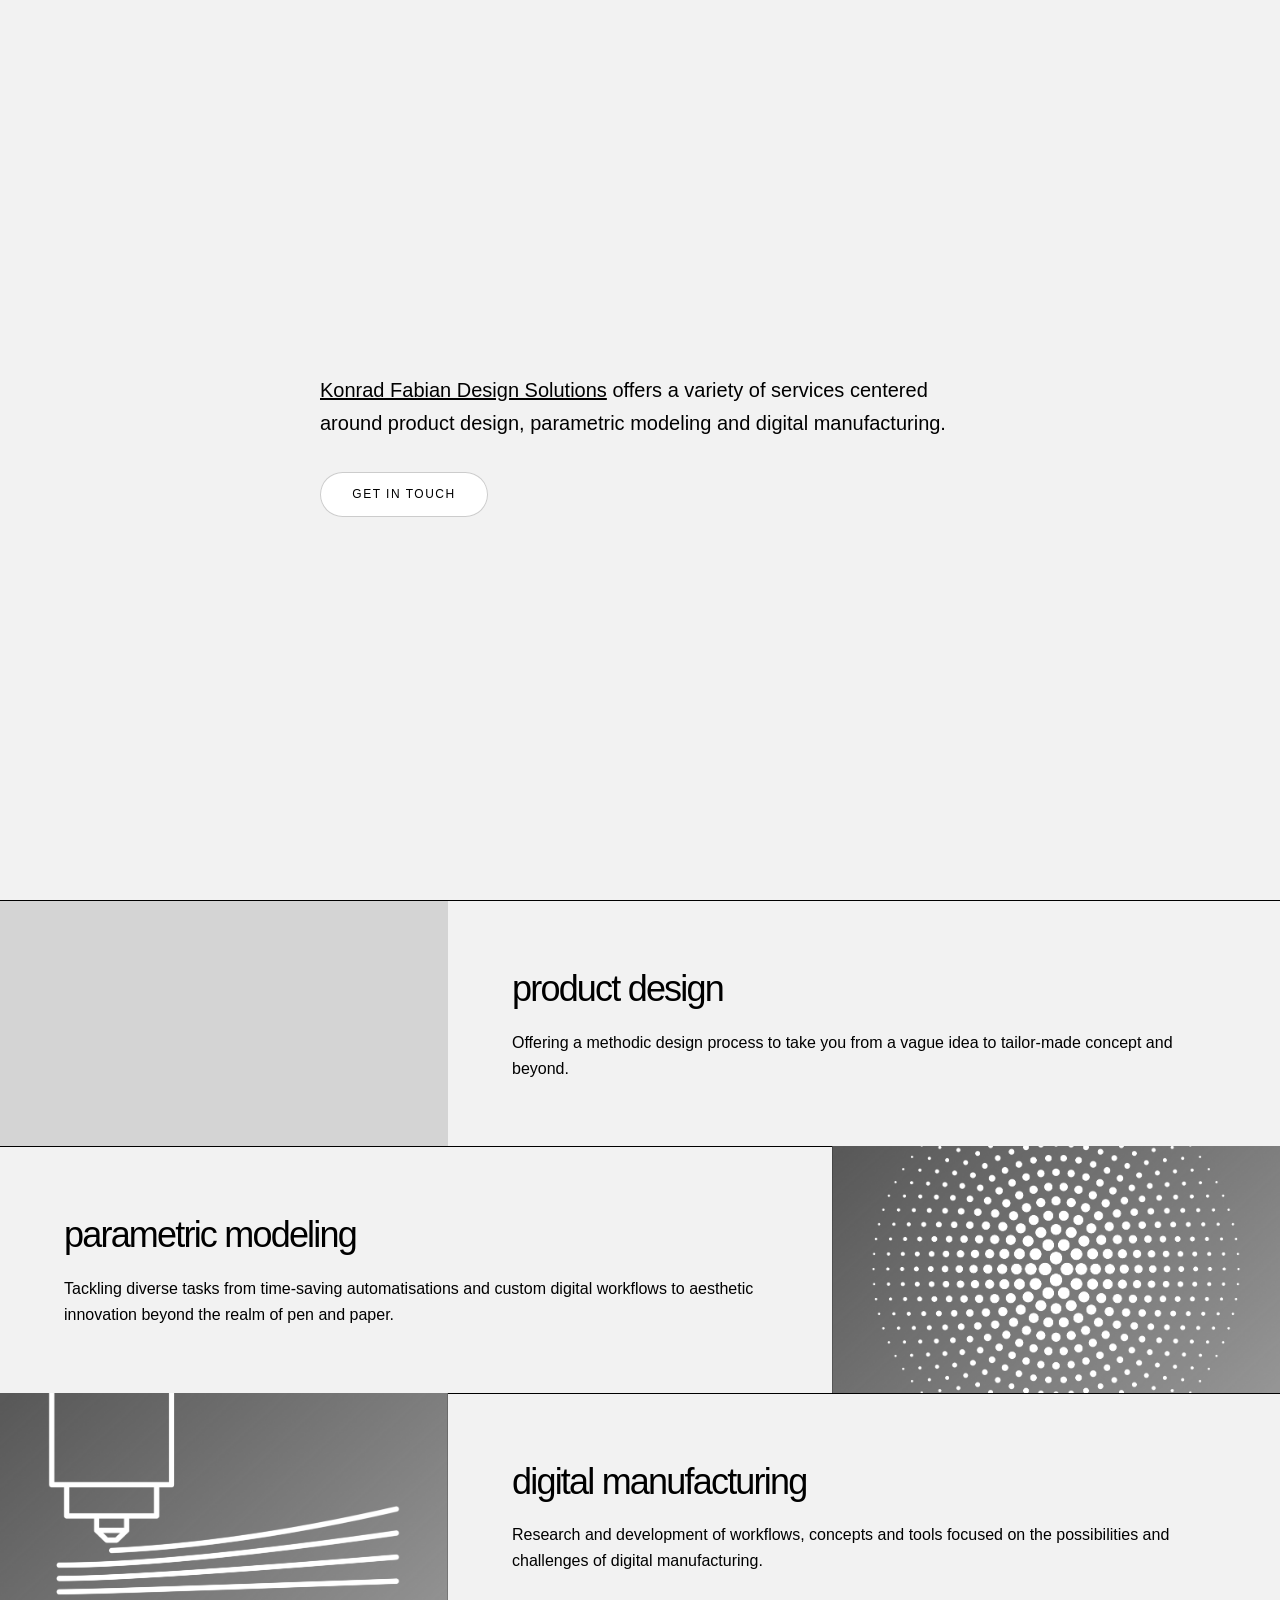
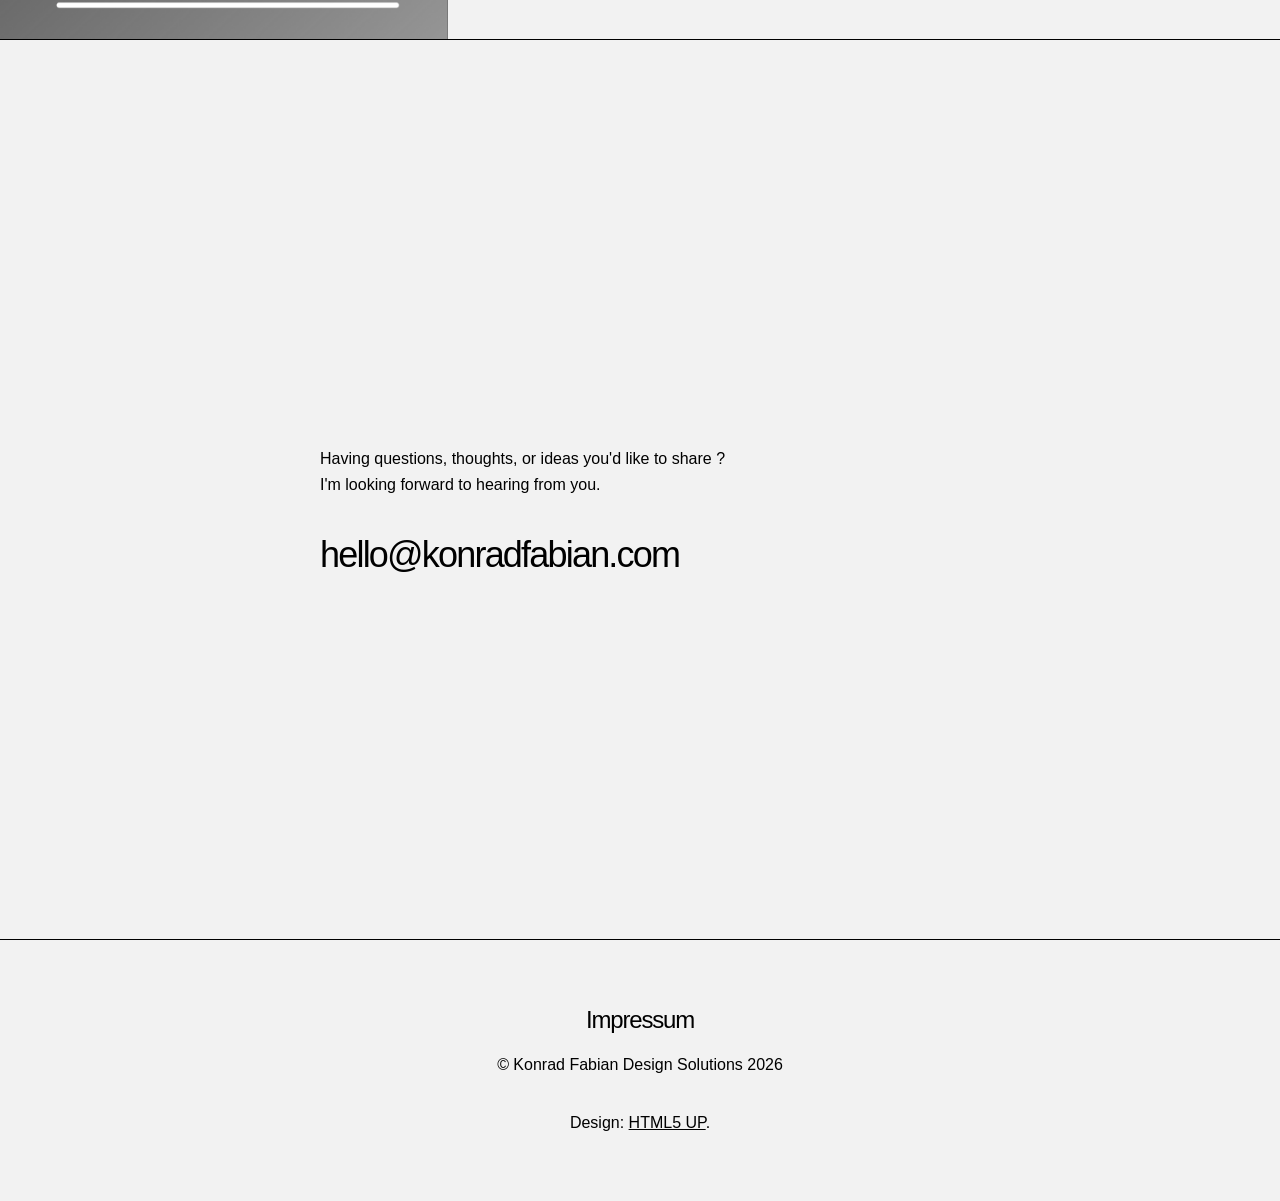
<file: index.html>
<!DOCTYPE HTML>
<!--
	Story by HTML5 UP
	html5up.net | @ajlkn
	Free for personal and commercial use under the CCA 3.0 license (html5up.net/license)
-->
<html>

<head>
	<title>Konrad Fabian Design Solutions</title>
	<meta charset="utf-8" />
	<meta name="viewport" content="width=device-width, initial-scale=1, user-scalable=no" />
	<link rel="stylesheet" href="assets/css/main.css" />
	<noscript>
		<link rel="stylesheet" href="assets/css/noscript.css" />
	</noscript>
</head>

<body class="is-preload">

	<!-- Wrapper -->
	<div id="wrapper" class="divided">

		<!-- One -->
		<section
			class="banner style1 orient-left content-align-left image-position-right fullscreen onload-image-fade-in onload-content-fade-right">
			<div class="content">

				<p class="major"> <u> Konrad Fabian Design Solutions</u> offers a variety of services centered around
					product design, parametric modeling and digital manufacturing.</p>
				<ul class="actions stacked">
					<li><a href="#getInTouch" class="button big wide smooth-scroll-middle">Get in touch</a></li>
				</ul>
			</div>

		</section>

		<!-- Two -->
		<section class="spotlight style1 orient-right content-align-left image-position-center onscroll-image-fade-in"
			id="first">
			<div class="content">
				<h2>product design</h2>
				<p>Offering a methodic design process to take you from a vague idea to tailor-made concept and beyond.
				</p>

			</div>
			<div class="image">
				<img src="images/Symbols_design.jpg" alt="" />
			</div>
		</section>

		<!-- Three -->
		<section class="spotlight style1 orient-left content-align-left image-position-center onscroll-image-fade-in">
			<div class="content">
				<h2>parametric modeling</h2>
				<p>Tackling diverse tasks from time-saving automatisations and custom digital workflows to aesthetic
					innovation beyond the realm of pen and paper.</p>

			</div>
			<div class="image">
				<img src="images/Symbols_Parametric.jpg" alt="" />
			</div>
		</section>

		<!-- Four -->
		<section class="spotlight style1 orient-right content-align-left image-position-center onscroll-image-fade-in">
			<div class="content">
				<h2>digital manufacturing</h2>
				<p>Research and development of workflows, concepts and tools focused on the possibilities and challenges
					of digital manufacturing.</p>

			</div>
			<div class="image">
				<img src="images/Symbols__Digital_Manu.jpg" alt="" />
			</div>
		</section>

		<section
			class="banner  style1 orient-left content-align-left image-position-right fullscreen onload-image-fade-in onload-content-fade-right" id='getInTouch'>
			<div class="content">

				<p class="major"> <p>Having questions, thoughts, or ideas you'd like to share ? <br>
					I'm looking forward to hearing from you.</p>
				<h2> hello@konradfabian.com</h2>
				
			</div>

		</section>

		



		</section>



		<!-- Footer -->
		<footer class="wrapper style1 align-center">
			<div class="inner">

				<h3><a href="/Impressum.html">Impressum</a></h3>
				<p>&copy; Konrad Fabian Design Solutions 2026</p>
				<p></p>Design: <a href="https://html5up.net">HTML5 UP</a>.</p>
			</div>
		</footer>

	</div>

	<!-- Scripts -->
	<script src="assets/js/jquery.min.js"></script>
	<script src="assets/js/jquery.scrollex.min.js"></script>
	<script src="assets/js/jquery.scrolly.min.js"></script>
	<script src="assets/js/browser.min.js"></script>
	<script src="assets/js/breakpoints.min.js"></script>
	<script src="assets/js/util.js"></script>
	<script src="assets/js/main.js"></script>

</body>

</html>
</file>
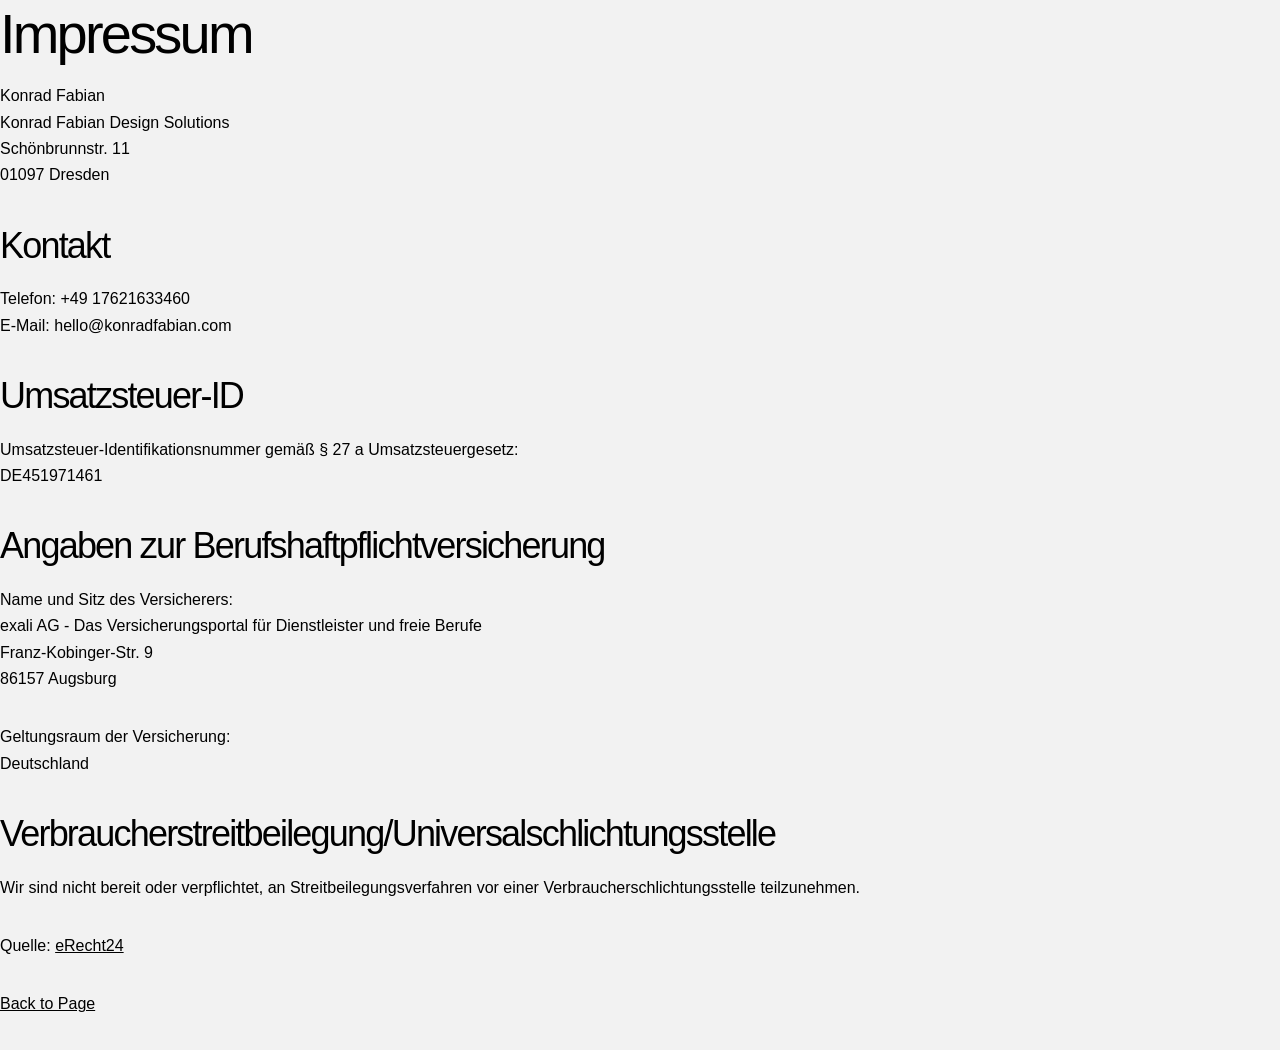
<file: Impressum.html>
<html>

<head>
	<title>Impressum</title>
	<meta charset="utf-8" />
	<meta name="viewport" content="width=device-width, initial-scale=1, user-scalable=no" />
	<link rel="stylesheet" href="assets/css/main.css" />
	<noscript>
		<link rel="stylesheet" href="assets/css/noscript.css" />
	</noscript>
</head>



<body class="is-preload">

	<!-- Wrapper -->
	<div id="wrapper" align-center>
		<div class="inner"></div>
		<h1>Impressum</h1>

		<p>Konrad Fabian<br />
			Konrad Fabian Design Solutions<br />
			Sch&ouml;nbrunnstr. 11<br />
			01097 Dresden</p>

		<h2>Kontakt</h2>
		<p>Telefon: +49 17621633460<br />
			E-Mail: hello@konradfabian.com</p>

		<h2>Umsatzsteuer-ID</h2>
		<p>Umsatzsteuer-Identifikationsnummer gem&auml;&szlig; &sect; 27 a Umsatzsteuergesetz:<br />
			DE451971461</p>

		<h2>Angaben zur Berufs&shy;haftpflicht&shy;versicherung</h2>
		<p><strong>Name und Sitz des Versicherers:</strong><br />
			exali AG - Das Versicherungsportal f&uuml;r Dienstleister und freie Berufe<br />
			Franz-Kobinger-Str. 9<br />
			86157 Augsburg</p>
		<p><strong>Geltungsraum der Versicherung:</strong><br />Deutschland</p>

		<h2>Verbraucher&shy;streit&shy;beilegung/Universal&shy;schlichtungs&shy;stelle</h2>
		<p>Wir sind nicht bereit oder verpflichtet, an Streitbeilegungsverfahren vor einer Verbraucherschlichtungsstelle
			teilzunehmen.</p>

		<p>Quelle: <a href="https://www.e-recht24.de">eRecht24</a></p>

		<p> <a href="/index.html">Back to Page </a></p>




	</div>
</file>
<file: assets/css/noscript.css>
/*
	Story by HTML5 UP
	html5up.net | @ajlkn
	Free for personal and commercial use under the CCA 3.0 license (html5up.net/license)
*/

/* Banner (transitions) */

	.banner.onload-content-fade-up .content {
		-moz-transition: none;
		-webkit-transition: none;
		-ms-transition: none;
		transition: none;
	}

	body.is-preload .banner.onload-content-fade-up .content {
		-moz-transform: none;
		-webkit-transform: none;
		-ms-transform: none;
		transform: none;
		opacity: 1;
	}

	.banner.onload-content-fade-down .content {
		-moz-transition: none;
		-webkit-transition: none;
		-ms-transition: none;
		transition: none;
	}

	body.is-preload .banner.onload-content-fade-down .content {
		-moz-transform: none;
		-webkit-transform: none;
		-ms-transform: none;
		transform: none;
		opacity: 1;
	}

	.banner.onload-content-fade-left .content {
		-moz-transition: none;
		-webkit-transition: none;
		-ms-transition: none;
		transition: none;
	}

	body.is-preload .banner.onload-content-fade-left .content {
		-moz-transform: none;
		-webkit-transform: none;
		-ms-transform: none;
		transform: none;
		opacity: 1;
	}

	.banner.onload-content-fade-right .content {
		-moz-transition: none;
		-webkit-transition: none;
		-ms-transition: none;
		transition: none;
	}

	body.is-preload .banner.onload-content-fade-right .content {
		-moz-transform: none;
		-webkit-transform: none;
		-ms-transform: none;
		transform: none;
		opacity: 1;
	}

	.banner.onload-content-fade-in .content {
		-moz-transition: none;
		-webkit-transition: none;
		-ms-transition: none;
		transition: none;
	}

	body.is-preload .banner.onload-content-fade-in .content {
		-moz-transform: none;
		-webkit-transform: none;
		-ms-transform: none;
		transform: none;
		opacity: 1;
	}

	.banner.onload-image-fade-up .image {
		-moz-transition: none;
		-webkit-transition: none;
		-ms-transition: none;
		transition: none;
	}

		.banner.onload-image-fade-up .image img {
			-moz-transition: none;
			-webkit-transition: none;
			-ms-transition: none;
			transition: none;
		}

	body.is-preload .banner.onload-image-fade-up .image {
		-moz-transform: none;
		-webkit-transform: none;
		-ms-transform: none;
		transform: none;
		opacity: 1;
	}

		body.is-preload .banner.onload-image-fade-up .image img {
			opacity: 1;
		}

	.banner.onload-image-fade-down .image {
		-moz-transition: none;
		-webkit-transition: none;
		-ms-transition: none;
		transition: none;
	}

		.banner.onload-image-fade-down .image img {
			-moz-transition: none;
			-webkit-transition: none;
			-ms-transition: none;
			transition: none;
		}

	body.is-preload .banner.onload-image-fade-down .image {
		-moz-transform: none;
		-webkit-transform: none;
		-ms-transform: none;
		transform: none;
		opacity: 1;
	}

		body.is-preload .banner.onload-image-fade-down .image img {
			opacity: 1;
		}

	.banner.onload-image-fade-left .image {
		-moz-transition: none;
		-webkit-transition: none;
		-ms-transition: none;
		transition: none;
	}

		.banner.onload-image-fade-left .image img {
			-moz-transition: none;
			-webkit-transition: none;
			-ms-transition: none;
			transition: none;
		}

	body.is-preload .banner.onload-image-fade-left .image {
		-moz-transform: none;
		-webkit-transform: none;
		-ms-transform: none;
		transform: none;
		opacity: 1;
	}

		body.is-preload .banner.onload-image-fade-left .image img {
			opacity: 1;
		}

	.banner.onload-image-fade-right .image {
		-moz-transition: none;
		-webkit-transition: none;
		-ms-transition: none;
		transition: none;
	}

		.banner.onload-image-fade-right .image img {
			-moz-transition: none;
			-webkit-transition: none;
			-ms-transition: none;
			transition: none;
		}

	body.is-preload .banner.onload-image-fade-right .image {
		-moz-transform: none;
		-webkit-transform: none;
		-ms-transform: none;
		transform: none;
		opacity: 1;
	}

		body.is-preload .banner.onload-image-fade-right .image img {
			opacity: 1;
		}

	.banner.onload-image-fade-in .image img {
		-moz-transition: none;
		-webkit-transition: none;
		-ms-transition: none;
		transition: none;
	}

	body.is-preload .banner.onload-image-fade-in .image img {
		opacity: 1;
	}

	.banner.onscroll-content-fade-up .content {
		-moz-transition: none;
		-webkit-transition: none;
		-ms-transition: none;
		transition: none;
	}

	.banner.onscroll-content-fade-up.is-inactive .content {
		-moz-transform: none;
		-webkit-transform: none;
		-ms-transform: none;
		transform: none;
		opacity: 1;
	}

	.banner.onscroll-content-fade-down .content {
		-moz-transition: none;
		-webkit-transition: none;
		-ms-transition: none;
		transition: none;
	}

	.banner.onscroll-content-fade-down.is-inactive .content {
		-moz-transform: none;
		-webkit-transform: none;
		-ms-transform: none;
		transform: none;
		opacity: 1;
	}

	.banner.onscroll-content-fade-left .content {
		-moz-transition: none;
		-webkit-transition: none;
		-ms-transition: none;
		transition: none;
	}

	.banner.onscroll-content-fade-left.is-inactive .content {
		-moz-transform: none;
		-webkit-transform: none;
		-ms-transform: none;
		transform: none;
		opacity: 1;
	}

	.banner.onscroll-content-fade-right .content {
		-moz-transition: none;
		-webkit-transition: none;
		-ms-transition: none;
		transition: none;
	}

	.banner.onscroll-content-fade-right.is-inactive .content {
		-moz-transform: none;
		-webkit-transform: none;
		-ms-transform: none;
		transform: none;
		opacity: 1;
	}

	.banner.onscroll-content-fade-in .content {
		-moz-transition: none;
		-webkit-transition: none;
		-ms-transition: none;
		transition: none;
	}

	.banner.onscroll-content-fade-in.is-inactive .content {
		-moz-transform: none;
		-webkit-transform: none;
		-ms-transform: none;
		transform: none;
		opacity: 1;
	}

	.banner.onscroll-image-fade-up .image {
		-moz-transition: none;
		-webkit-transition: none;
		-ms-transition: none;
		transition: none;
	}

		.banner.onscroll-image-fade-up .image img {
			-moz-transition: none;
			-webkit-transition: none;
			-ms-transition: none;
			transition: none;
		}

	.banner.onscroll-image-fade-up.is-inactive .image {
		-moz-transform: none;
		-webkit-transform: none;
		-ms-transform: none;
		transform: none;
		opacity: 1;
	}

		.banner.onscroll-image-fade-up.is-inactive .image img {
			opacity: 1;
		}

	.banner.onscroll-image-fade-down .image {
		-moz-transition: none;
		-webkit-transition: none;
		-ms-transition: none;
		transition: none;
	}

		.banner.onscroll-image-fade-down .image img {
			-moz-transition: none;
			-webkit-transition: none;
			-ms-transition: none;
			transition: none;
		}

	.banner.onscroll-image-fade-down.is-inactive .image {
		-moz-transform: none;
		-webkit-transform: none;
		-ms-transform: none;
		transform: none;
		opacity: 1;
	}

		.banner.onscroll-image-fade-down.is-inactive .image img {
			opacity: 1;
		}

	.banner.onscroll-image-fade-left .image {
		-moz-transition: none;
		-webkit-transition: none;
		-ms-transition: none;
		transition: none;
	}

		.banner.onscroll-image-fade-left .image img {
			-moz-transition: none;
			-webkit-transition: none;
			-ms-transition: none;
			transition: none;
		}

	.banner.onscroll-image-fade-left.is-inactive .image {
		-moz-transform: none;
		-webkit-transform: none;
		-ms-transform: none;
		transform: none;
		opacity: 1;
	}

		.banner.onscroll-image-fade-left.is-inactive .image img {
			opacity: 1;
		}

	.banner.onscroll-image-fade-right .image {
		-moz-transition: none;
		-webkit-transition: none;
		-ms-transition: none;
		transition: none;
	}

		.banner.onscroll-image-fade-right .image img {
			-moz-transition: none;
			-webkit-transition: none;
			-ms-transition: none;
			transition: none;
		}

	.banner.onscroll-image-fade-right.is-inactive .image {
		-moz-transform: none;
		-webkit-transform: none;
		-ms-transform: none;
		transform: none;
		opacity: 1;
	}

		.banner.onscroll-image-fade-right.is-inactive .image img {
			opacity: 1;
		}

	.banner.onscroll-image-fade-in .image img {
		-moz-transition: none;
		-webkit-transition: none;
		-ms-transition: none;
		transition: none;
	}

	.banner.onscroll-image-fade-in.is-inactive .image img {
		opacity: 1;
	}
</file>
<file: assets/css/main.css>
@import url(fontawesome-all.min.css);
@import url("https://fonts.googleapis.com/css?family=Source+Sans+Pro:300,300i,400,400i");
@import url('https://fonts.googleapis.com/css2?family=Poppins:ital,wght@0,100;0,200;0,300;0,400;0,500;0,600;0,700;0,800;0,900;1,100;1,200;1,300;1,400;1,500;1,600;1,700;1,800;1,900&display=swap');

/*
	Story by HTML5 UP
	html5up.net | @ajlkn
	Free for personal and commercial use under the CCA 3.0 license (html5up.net/license)
*/

html, body, div, span, applet, object,
iframe, h1, h2, h3, h4, h5, h6, p, blockquote,
pre, a, abbr, acronym, address, big, cite,
code, del, dfn, em, img, ins, kbd, q, s, samp,
small, strike, strong, sub, sup, tt, var, b,
u, i, center, dl, dt, dd, ol, ul, li, fieldset,
form, label, legend, table, caption, tbody,
tfoot, thead, tr, th, td, article, aside,
canvas, details, embed, figure, figcaption,
footer, header, hgroup, menu, nav, output, ruby,
section, summary, time, mark, audio, video {
	margin: 0;
	padding: 0;
	border: 0;
	font-size: 100%;
	font: inherit;
	vertical-align: baseline;}

article, aside, details, figcaption, figure,
footer, header, hgroup, menu, nav, section {
	display: block;}

body {
	line-height: 1;
}

ol, ul {
	list-style: none;
}

blockquote, q {
	quotes: none;
}

	blockquote:before, blockquote:after, q:before, q:after {
		content: '';
		content: none;
	}

table {
	border-collapse: collapse;
	border-spacing: 0;
}

body {
	-webkit-text-size-adjust: none;
}

mark {
	background-color: transparent;
	color: inherit;
}

input::-moz-focus-inner {
	border: 0;
	padding: 0;
}

input, select, textarea {
	-moz-appearance: none;
	-webkit-appearance: none;
	-ms-appearance: none;
	appearance: none;
}

/* Basic */

	@-ms-viewport {
		width: device-width;
	}

	body {
		-ms-overflow-style: scrollbar;
	}

	@media screen and (max-width: 480px) {

		html, body {
			min-width: 320px;
		}

	}

	html {
		box-sizing: border-box;
	}

	*, *:before, *:after {
		box-sizing: inherit;
	}

	body {
		background: #ffffff;
	}

		body.is-preload *, body.is-preload *:before, body.is-preload *:after {
			-moz-animation: none !important;
			-webkit-animation: none !important;
			-ms-animation: none !important;
			animation: none !important;
			-moz-transition: none !important;
			-webkit-transition: none !important;
			-ms-transition: none !important;
			transition: none !important;
		}

/* Type */

	html {
		font-size: 18pt;
	}

		@media screen and (max-width: 1680px) {

			html {
				font-size: 14pt;
			}

		}

		@media screen and (max-width: 1280px) {

			html {
				font-size: 12pt;
			}

		}

		@media screen and (max-width: 736px) {

			html {
				font-size: 11pt;
			}

		}

		@media screen and (max-width: 360px) {

			html {
				font-size: 10pt;
			}

		}

	body {
		background-color: #f2f2f2 ;
		color: #000000;
	}

	body, input, select, textarea {
		font-family: "areal", Helvetica, sans-serif;
		font-size: 1rem;
		font-weight: 300;
		line-height: 1.65;
	}

	a {
		-moz-transition: color 0.2s ease-in-out;
		-webkit-transition: color 0.2s ease-in-out;
		-ms-transition: color 0.2s ease-in-out;
		transition: color 0.2s ease-in-out;
		text-decoration: underline;
	}

		a:hover {
			text-decoration: none;
		}

	strong, b {
		font-weight: 400;
	}

	em, i {
		font-style: italic;
	}

	p {
		margin: 0 0 2rem 0;
	}

		p.major {
			font-size: 1.25rem;
		}

	h1, h2, h3, h4, h5, h6 {
		font-weight: 300;
		line-height: 1.375;
		letter-spacing: -0.05em;
		margin: 0 0 1rem 0;
	}

		h1 a, h2 a, h3 a, h4 a, h5 a, h6 a {
			color: inherit;
			text-decoration: none;
		}

	h1 {
		font-size: 3.5rem;
		line-height: 1.2;
	}

	h2 {
		font-size: 2.25rem;
	}

	h3 {
		font-size: 1.5rem;
	}

	h4 {
		font-size: 1.1rem;
	}

	h5 {
		font-size: 0.9rem;
	}

	h6 {
		font-size: 0.7rem;
	}

	sub {
		font-size: 0.8rem;
		position: relative;
		top: 0.5rem;
	}

	sup {
		font-size: 0.8rem;
		position: relative;
		top: -0.5rem;
	}

	blockquote {
		border-left: solid 4px;
		font-style: italic;
		margin: 0 0 2rem 0;
		padding: 0.5rem 0 0.5rem 2rem;
	}

	code {
		border-radius: 4px;
		font-family: "Courier New", monospace;
		font-size: 0.9em;
		margin: 0 0.25rem;
		padding: 0.25rem 0.325rem;
	}

	pre {
		-webkit-overflow-scrolling: touch;
		font-family: "Courier New", monospace;
		font-size: 0.9em;
		margin: 0 0 2rem 0;
	}

		pre code {
			display: block;
			line-height: 1.5;
			padding: 0.75rem 1rem;
			overflow-x: auto;
		}

	hr {
		border: 0;
		border-bottom: solid 1px;
		margin: 2.5rem 0;
	}

		hr.major {
			margin: 3.5rem 0;
		}

	.align-left {
		text-align: left;
	}

	.align-center {
		text-align: center;
	}

	.align-right {
		text-align: right;
	}

	@media screen and (max-width: 736px) {

		p.major {
			font-size: 1.1rem;
		}

		h1 {
			font-size: 2.5rem;
		}

		h2 {
			font-size: 2rem;
		}

		h3 {
			font-size: 1.25rem;
		}

		h4 {
			font-size: 1rem;
		}

	}

	input, select, textarea {
		color: #000000;
	}

	a {
		color: #000000;
	}

		a:hover {
			color: #47D3E5;
		}

	strong, b {
		color: #000000;
	}

	h1, h2, h3, h4, h5, h6 {
		color: #000000;
	}

	blockquote {
		border-left-color: rgba(0, 0, 0, 0.2);
	}

	code {
		background: rgba(0, 0, 0, 0.05);
		border-color: rgba(0, 0, 0, 0.2);
	}

	hr {
		border-bottom-color: rgba(0, 0, 0, 0.2);
	}

/* Row */

	.row {
		display: flex;
		flex-wrap: wrap;
		box-sizing: border-box;
		align-items: stretch;
	}

		.row > * {
			box-sizing: border-box;
		}

		.row.gtr-uniform > * > :last-child {
			margin-bottom: 0;
		}

		.row.aln-left {
			justify-content: flex-start;
		}

		.row.aln-center {
			justify-content: center;
		}

		.row.aln-right {
			justify-content: flex-end;
		}

		.row.aln-top {
			align-items: flex-start;
		}

		.row.aln-middle {
			align-items: center;
		}

		.row.aln-bottom {
			align-items: flex-end;
		}

		.row > .imp {
			order: -1;
		}

		.row > .col-1 {
			width: 8.33333%;
		}

		.row > .off-1 {
			margin-left: 8.33333%;
		}

		.row > .col-2 {
			width: 16.66667%;
		}

		.row > .off-2 {
			margin-left: 16.66667%;
		}

		.row > .col-3 {
			width: 25%;
		}

		.row > .off-3 {
			margin-left: 25%;
		}

		.row > .col-4 {
			width: 33.33333%;
		}

		.row > .off-4 {
			margin-left: 33.33333%;
		}

		.row > .col-5 {
			width: 41.66667%;
		}

		.row > .off-5 {
			margin-left: 41.66667%;
		}

		.row > .col-6 {
			width: 50%;
		}

		.row > .off-6 {
			margin-left: 50%;
		}

		.row > .col-7 {
			width: 58.33333%;
		}

		.row > .off-7 {
			margin-left: 58.33333%;
		}

		.row > .col-8 {
			width: 66.66667%;
		}

		.row > .off-8 {
			margin-left: 66.66667%;
		}

		.row > .col-9 {
			width: 75%;
		}

		.row > .off-9 {
			margin-left: 75%;
		}

		.row > .col-10 {
			width: 83.33333%;
		}

		.row > .off-10 {
			margin-left: 83.33333%;
		}

		.row > .col-11 {
			width: 91.66667%;
		}

		.row > .off-11 {
			margin-left: 91.66667%;
		}

		.row > .col-12 {
			width: 100%;
		}

		.row > .off-12 {
			margin-left: 100%;
		}

		.row.gtr-0 {
			margin-top: 0;
			margin-left: 0rem;
		}

			.row.gtr-0 > * {
				padding: 0 0 0 0rem;
			}

			.row.gtr-0.gtr-uniform {
				margin-top: 0rem;
			}

				.row.gtr-0.gtr-uniform > * {
					padding-top: 0rem;
				}

		.row.gtr-25 {
			margin-top: 0;
			margin-left: -0.5rem;
		}

			.row.gtr-25 > * {
				padding: 0 0 0 0.5rem;
			}

			.row.gtr-25.gtr-uniform {
				margin-top: -0.5rem;
			}

				.row.gtr-25.gtr-uniform > * {
					padding-top: 0.5rem;
				}

		.row.gtr-50 {
			margin-top: 0;
			margin-left: -1rem;
		}

			.row.gtr-50 > * {
				padding: 0 0 0 1rem;
			}

			.row.gtr-50.gtr-uniform {
				margin-top: -1rem;
			}

				.row.gtr-50.gtr-uniform > * {
					padding-top: 1rem;
				}

		.row {
			margin-top: 0;
			margin-left: -2rem;
		}

			.row > * {
				padding: 0 0 0 2rem;
			}

			.row.gtr-uniform {
				margin-top: -2rem;
			}

				.row.gtr-uniform > * {
					padding-top: 2rem;
				}

		.row.gtr-150 {
			margin-top: 0;
			margin-left: -3rem;
		}

			.row.gtr-150 > * {
				padding: 0 0 0 3rem;
			}

			.row.gtr-150.gtr-uniform {
				margin-top: -3rem;
			}

				.row.gtr-150.gtr-uniform > * {
					padding-top: 3rem;
				}

		.row.gtr-200 {
			margin-top: 0;
			margin-left: -4rem;
		}

			.row.gtr-200 > * {
				padding: 0 0 0 4rem;
			}

			.row.gtr-200.gtr-uniform {
				margin-top: -4rem;
			}

				.row.gtr-200.gtr-uniform > * {
					padding-top: 4rem;
				}

		@media screen and (max-width: 1680px) {

			.row {
				display: flex;
				flex-wrap: wrap;
				box-sizing: border-box;
				align-items: stretch;
			}

				.row > * {
					box-sizing: border-box;
				}

				.row.gtr-uniform > * > :last-child {
					margin-bottom: 0;
				}

				.row.aln-left {
					justify-content: flex-start;
				}

				.row.aln-center {
					justify-content: center;
				}

				.row.aln-right {
					justify-content: flex-end;
				}

				.row.aln-top {
					align-items: flex-start;
				}

				.row.aln-middle {
					align-items: center;
				}

				.row.aln-bottom {
					align-items: flex-end;
				}

				.row > .imp-xlarge {
					order: -1;
				}

				.row > .col-1-xlarge {
					width: 8.33333%;
				}

				.row > .off-1-xlarge {
					margin-left: 8.33333%;
				}

				.row > .col-2-xlarge {
					width: 16.66667%;
				}

				.row > .off-2-xlarge {
					margin-left: 16.66667%;
				}

				.row > .col-3-xlarge {
					width: 25%;
				}

				.row > .off-3-xlarge {
					margin-left: 25%;
				}

				.row > .col-4-xlarge {
					width: 33.33333%;
				}

				.row > .off-4-xlarge {
					margin-left: 33.33333%;
				}

				.row > .col-5-xlarge {
					width: 41.66667%;
				}

				.row > .off-5-xlarge {
					margin-left: 41.66667%;
				}

				.row > .col-6-xlarge {
					width: 50%;
				}

				.row > .off-6-xlarge {
					margin-left: 50%;
				}

				.row > .col-7-xlarge {
					width: 58.33333%;
				}

				.row > .off-7-xlarge {
					margin-left: 58.33333%;
				}

				.row > .col-8-xlarge {
					width: 66.66667%;
				}

				.row > .off-8-xlarge {
					margin-left: 66.66667%;
				}

				.row > .col-9-xlarge {
					width: 75%;
				}

				.row > .off-9-xlarge {
					margin-left: 75%;
				}

				.row > .col-10-xlarge {
					width: 83.33333%;
				}

				.row > .off-10-xlarge {
					margin-left: 83.33333%;
				}

				.row > .col-11-xlarge {
					width: 91.66667%;
				}

				.row > .off-11-xlarge {
					margin-left: 91.66667%;
				}

				.row > .col-12-xlarge {
					width: 100%;
				}

				.row > .off-12-xlarge {
					margin-left: 100%;
				}

				.row.gtr-0 {
					margin-top: 0;
					margin-left: 0rem;
				}

					.row.gtr-0 > * {
						padding: 0 0 0 0rem;
					}

					.row.gtr-0.gtr-uniform {
						margin-top: 0rem;
					}

						.row.gtr-0.gtr-uniform > * {
							padding-top: 0rem;
						}

				.row.gtr-25 {
					margin-top: 0;
					margin-left: -0.5rem;
				}

					.row.gtr-25 > * {
						padding: 0 0 0 0.5rem;
					}

					.row.gtr-25.gtr-uniform {
						margin-top: -0.5rem;
					}

						.row.gtr-25.gtr-uniform > * {
							padding-top: 0.5rem;
						}

				.row.gtr-50 {
					margin-top: 0;
					margin-left: -1rem;
				}

					.row.gtr-50 > * {
						padding: 0 0 0 1rem;
					}

					.row.gtr-50.gtr-uniform {
						margin-top: -1rem;
					}

						.row.gtr-50.gtr-uniform > * {
							padding-top: 1rem;
						}

				.row {
					margin-top: 0;
					margin-left: -2rem;
				}

					.row > * {
						padding: 0 0 0 2rem;
					}

					.row.gtr-uniform {
						margin-top: -2rem;
					}

						.row.gtr-uniform > * {
							padding-top: 2rem;
						}

				.row.gtr-150 {
					margin-top: 0;
					margin-left: -3rem;
				}

					.row.gtr-150 > * {
						padding: 0 0 0 3rem;
					}

					.row.gtr-150.gtr-uniform {
						margin-top: -3rem;
					}

						.row.gtr-150.gtr-uniform > * {
							padding-top: 3rem;
						}

				.row.gtr-200 {
					margin-top: 0;
					margin-left: -4rem;
				}

					.row.gtr-200 > * {
						padding: 0 0 0 4rem;
					}

					.row.gtr-200.gtr-uniform {
						margin-top: -4rem;
					}

						.row.gtr-200.gtr-uniform > * {
							padding-top: 4rem;
						}

		}

		@media screen and (max-width: 1280px) {

			.row {
				display: flex;
				flex-wrap: wrap;
				box-sizing: border-box;
				align-items: stretch;
			}

				.row > * {
					box-sizing: border-box;
				}

				.row.gtr-uniform > * > :last-child {
					margin-bottom: 0;
				}

				.row.aln-left {
					justify-content: flex-start;
				}

				.row.aln-center {
					justify-content: center;
				}

				.row.aln-right {
					justify-content: flex-end;
				}

				.row.aln-top {
					align-items: flex-start;
				}

				.row.aln-middle {
					align-items: center;
				}

				.row.aln-bottom {
					align-items: flex-end;
				}

				.row > .imp-large {
					order: -1;
				}

				.row > .col-1-large {
					width: 8.33333%;
				}

				.row > .off-1-large {
					margin-left: 8.33333%;
				}

				.row > .col-2-large {
					width: 16.66667%;
				}

				.row > .off-2-large {
					margin-left: 16.66667%;
				}

				.row > .col-3-large {
					width: 25%;
				}

				.row > .off-3-large {
					margin-left: 25%;
				}

				.row > .col-4-large {
					width: 33.33333%;
				}

				.row > .off-4-large {
					margin-left: 33.33333%;
				}

				.row > .col-5-large {
					width: 41.66667%;
				}

				.row > .off-5-large {
					margin-left: 41.66667%;
				}

				.row > .col-6-large {
					width: 50%;
				}

				.row > .off-6-large {
					margin-left: 50%;
				}

				.row > .col-7-large {
					width: 58.33333%;
				}

				.row > .off-7-large {
					margin-left: 58.33333%;
				}

				.row > .col-8-large {
					width: 66.66667%;
				}

				.row > .off-8-large {
					margin-left: 66.66667%;
				}

				.row > .col-9-large {
					width: 75%;
				}

				.row > .off-9-large {
					margin-left: 75%;
				}

				.row > .col-10-large {
					width: 83.33333%;
				}

				.row > .off-10-large {
					margin-left: 83.33333%;
				}

				.row > .col-11-large {
					width: 91.66667%;
				}

				.row > .off-11-large {
					margin-left: 91.66667%;
				}

				.row > .col-12-large {
					width: 100%;
				}

				.row > .off-12-large {
					margin-left: 100%;
				}

				.row.gtr-0 {
					margin-top: 0;
					margin-left: 0rem;
				}

					.row.gtr-0 > * {
						padding: 0 0 0 0rem;
					}

					.row.gtr-0.gtr-uniform {
						margin-top: 0rem;
					}

						.row.gtr-0.gtr-uniform > * {
							padding-top: 0rem;
						}

				.row.gtr-25 {
					margin-top: 0;
					margin-left: -0.5rem;
				}

					.row.gtr-25 > * {
						padding: 0 0 0 0.5rem;
					}

					.row.gtr-25.gtr-uniform {
						margin-top: -0.5rem;
					}

						.row.gtr-25.gtr-uniform > * {
							padding-top: 0.5rem;
						}

				.row.gtr-50 {
					margin-top: 0;
					margin-left: -1rem;
				}

					.row.gtr-50 > * {
						padding: 0 0 0 1rem;
					}

					.row.gtr-50.gtr-uniform {
						margin-top: -1rem;
					}

						.row.gtr-50.gtr-uniform > * {
							padding-top: 1rem;
						}

				.row {
					margin-top: 0;
					margin-left: -2rem;
				}

					.row > * {
						padding: 0 0 0 2rem;
					}

					.row.gtr-uniform {
						margin-top: -2rem;
					}

						.row.gtr-uniform > * {
							padding-top: 2rem;
						}

				.row.gtr-150 {
					margin-top: 0;
					margin-left: -3rem;
				}

					.row.gtr-150 > * {
						padding: 0 0 0 3rem;
					}

					.row.gtr-150.gtr-uniform {
						margin-top: -3rem;
					}

						.row.gtr-150.gtr-uniform > * {
							padding-top: 3rem;
						}

				.row.gtr-200 {
					margin-top: 0;
					margin-left: -4rem;
				}

					.row.gtr-200 > * {
						padding: 0 0 0 4rem;
					}

					.row.gtr-200.gtr-uniform {
						margin-top: -4rem;
					}

						.row.gtr-200.gtr-uniform > * {
							padding-top: 4rem;
						}

		}

		@media screen and (max-width: 980px) {

			.row {
				display: flex;
				flex-wrap: wrap;
				box-sizing: border-box;
				align-items: stretch;
			}

				.row > * {
					box-sizing: border-box;
				}

				.row.gtr-uniform > * > :last-child {
					margin-bottom: 0;
				}

				.row.aln-left {
					justify-content: flex-start;
				}

				.row.aln-center {
					justify-content: center;
				}

				.row.aln-right {
					justify-content: flex-end;
				}

				.row.aln-top {
					align-items: flex-start;
				}

				.row.aln-middle {
					align-items: center;
				}

				.row.aln-bottom {
					align-items: flex-end;
				}

				.row > .imp-medium {
					order: -1;
				}

				.row > .col-1-medium {
					width: 8.33333%;
				}

				.row > .off-1-medium {
					margin-left: 8.33333%;
				}

				.row > .col-2-medium {
					width: 16.66667%;
				}

				.row > .off-2-medium {
					margin-left: 16.66667%;
				}

				.row > .col-3-medium {
					width: 25%;
				}

				.row > .off-3-medium {
					margin-left: 25%;
				}

				.row > .col-4-medium {
					width: 33.33333%;
				}

				.row > .off-4-medium {
					margin-left: 33.33333%;
				}

				.row > .col-5-medium {
					width: 41.66667%;
				}

				.row > .off-5-medium {
					margin-left: 41.66667%;
				}

				.row > .col-6-medium {
					width: 50%;
				}

				.row > .off-6-medium {
					margin-left: 50%;
				}

				.row > .col-7-medium {
					width: 58.33333%;
				}

				.row > .off-7-medium {
					margin-left: 58.33333%;
				}

				.row > .col-8-medium {
					width: 66.66667%;
				}

				.row > .off-8-medium {
					margin-left: 66.66667%;
				}

				.row > .col-9-medium {
					width: 75%;
				}

				.row > .off-9-medium {
					margin-left: 75%;
				}

				.row > .col-10-medium {
					width: 83.33333%;
				}

				.row > .off-10-medium {
					margin-left: 83.33333%;
				}

				.row > .col-11-medium {
					width: 91.66667%;
				}

				.row > .off-11-medium {
					margin-left: 91.66667%;
				}

				.row > .col-12-medium {
					width: 100%;
				}

				.row > .off-12-medium {
					margin-left: 100%;
				}

				.row.gtr-0 {
					margin-top: 0;
					margin-left: 0rem;
				}

					.row.gtr-0 > * {
						padding: 0 0 0 0rem;
					}

					.row.gtr-0.gtr-uniform {
						margin-top: 0rem;
					}

						.row.gtr-0.gtr-uniform > * {
							padding-top: 0rem;
						}

				.row.gtr-25 {
					margin-top: 0;
					margin-left: -0.5rem;
				}

					.row.gtr-25 > * {
						padding: 0 0 0 0.5rem;
					}

					.row.gtr-25.gtr-uniform {
						margin-top: -0.5rem;
					}

						.row.gtr-25.gtr-uniform > * {
							padding-top: 0.5rem;
						}

				.row.gtr-50 {
					margin-top: 0;
					margin-left: -1rem;
				}

					.row.gtr-50 > * {
						padding: 0 0 0 1rem;
					}

					.row.gtr-50.gtr-uniform {
						margin-top: -1rem;
					}

						.row.gtr-50.gtr-uniform > * {
							padding-top: 1rem;
						}

				.row {
					margin-top: 0;
					margin-left: -2rem;
				}

					.row > * {
						padding: 0 0 0 2rem;
					}

					.row.gtr-uniform {
						margin-top: -2rem;
					}

						.row.gtr-uniform > * {
							padding-top: 2rem;
						}

				.row.gtr-150 {
					margin-top: 0;
					margin-left: -3rem;
				}

					.row.gtr-150 > * {
						padding: 0 0 0 3rem;
					}

					.row.gtr-150.gtr-uniform {
						margin-top: -3rem;
					}

						.row.gtr-150.gtr-uniform > * {
							padding-top: 3rem;
						}

				.row.gtr-200 {
					margin-top: 0;
					margin-left: -4rem;
				}

					.row.gtr-200 > * {
						padding: 0 0 0 4rem;
					}

					.row.gtr-200.gtr-uniform {
						margin-top: -4rem;
					}

						.row.gtr-200.gtr-uniform > * {
							padding-top: 4rem;
						}

		}

		@media screen and (max-width: 736px) {

			.row {
				display: flex;
				flex-wrap: wrap;
				box-sizing: border-box;
				align-items: stretch;
			}

				.row > * {
					box-sizing: border-box;
				}

				.row.gtr-uniform > * > :last-child {
					margin-bottom: 0;
				}

				.row.aln-left {
					justify-content: flex-start;
				}

				.row.aln-center {
					justify-content: center;
				}

				.row.aln-right {
					justify-content: flex-end;
				}

				.row.aln-top {
					align-items: flex-start;
				}

				.row.aln-middle {
					align-items: center;
				}

				.row.aln-bottom {
					align-items: flex-end;
				}

				.row > .imp-small {
					order: -1;
				}

				.row > .col-1-small {
					width: 8.33333%;
				}

				.row > .off-1-small {
					margin-left: 8.33333%;
				}

				.row > .col-2-small {
					width: 16.66667%;
				}

				.row > .off-2-small {
					margin-left: 16.66667%;
				}

				.row > .col-3-small {
					width: 25%;
				}

				.row > .off-3-small {
					margin-left: 25%;
				}

				.row > .col-4-small {
					width: 33.33333%;
				}

				.row > .off-4-small {
					margin-left: 33.33333%;
				}

				.row > .col-5-small {
					width: 41.66667%;
				}

				.row > .off-5-small {
					margin-left: 41.66667%;
				}

				.row > .col-6-small {
					width: 50%;
				}

				.row > .off-6-small {
					margin-left: 50%;
				}

				.row > .col-7-small {
					width: 58.33333%;
				}

				.row > .off-7-small {
					margin-left: 58.33333%;
				}

				.row > .col-8-small {
					width: 66.66667%;
				}

				.row > .off-8-small {
					margin-left: 66.66667%;
				}

				.row > .col-9-small {
					width: 75%;
				}

				.row > .off-9-small {
					margin-left: 75%;
				}

				.row > .col-10-small {
					width: 83.33333%;
				}

				.row > .off-10-small {
					margin-left: 83.33333%;
				}

				.row > .col-11-small {
					width: 91.66667%;
				}

				.row > .off-11-small {
					margin-left: 91.66667%;
				}

				.row > .col-12-small {
					width: 100%;
				}

				.row > .off-12-small {
					margin-left: 100%;
				}

				.row.gtr-0 {
					margin-top: 0;
					margin-left: 0rem;
				}

					.row.gtr-0 > * {
						padding: 0 0 0 0rem;
					}

					.row.gtr-0.gtr-uniform {
						margin-top: 0rem;
					}

						.row.gtr-0.gtr-uniform > * {
							padding-top: 0rem;
						}

				.row.gtr-25 {
					margin-top: 0;
					margin-left: -0.5rem;
				}

					.row.gtr-25 > * {
						padding: 0 0 0 0.5rem;
					}

					.row.gtr-25.gtr-uniform {
						margin-top: -0.5rem;
					}

						.row.gtr-25.gtr-uniform > * {
							padding-top: 0.5rem;
						}

				.row.gtr-50 {
					margin-top: 0;
					margin-left: -1rem;
				}

					.row.gtr-50 > * {
						padding: 0 0 0 1rem;
					}

					.row.gtr-50.gtr-uniform {
						margin-top: -1rem;
					}

						.row.gtr-50.gtr-uniform > * {
							padding-top: 1rem;
						}

				.row {
					margin-top: 0;
					margin-left: -2rem;
				}

					.row > * {
						padding: 0 0 0 2rem;
					}

					.row.gtr-uniform {
						margin-top: -2rem;
					}

						.row.gtr-uniform > * {
							padding-top: 2rem;
						}

				.row.gtr-150 {
					margin-top: 0;
					margin-left: -3rem;
				}

					.row.gtr-150 > * {
						padding: 0 0 0 3rem;
					}

					.row.gtr-150.gtr-uniform {
						margin-top: -3rem;
					}

						.row.gtr-150.gtr-uniform > * {
							padding-top: 3rem;
						}

				.row.gtr-200 {
					margin-top: 0;
					margin-left: -4rem;
				}

					.row.gtr-200 > * {
						padding: 0 0 0 4rem;
					}

					.row.gtr-200.gtr-uniform {
						margin-top: -4rem;
					}

						.row.gtr-200.gtr-uniform > * {
							padding-top: 4rem;
						}

		}

		@media screen and (max-width: 480px) {

			.row {
				display: flex;
				flex-wrap: wrap;
				box-sizing: border-box;
				align-items: stretch;
			}

				.row > * {
					box-sizing: border-box;
				}

				.row.gtr-uniform > * > :last-child {
					margin-bottom: 0;
				}

				.row.aln-left {
					justify-content: flex-start;
				}

				.row.aln-center {
					justify-content: center;
				}

				.row.aln-right {
					justify-content: flex-end;
				}

				.row.aln-top {
					align-items: flex-start;
				}

				.row.aln-middle {
					align-items: center;
				}

				.row.aln-bottom {
					align-items: flex-end;
				}

				.row > .imp-xsmall {
					order: -1;
				}

				.row > .col-1-xsmall {
					width: 8.33333%;
				}

				.row > .off-1-xsmall {
					margin-left: 8.33333%;
				}

				.row > .col-2-xsmall {
					width: 16.66667%;
				}

				.row > .off-2-xsmall {
					margin-left: 16.66667%;
				}

				.row > .col-3-xsmall {
					width: 25%;
				}

				.row > .off-3-xsmall {
					margin-left: 25%;
				}

				.row > .col-4-xsmall {
					width: 33.33333%;
				}

				.row > .off-4-xsmall {
					margin-left: 33.33333%;
				}

				.row > .col-5-xsmall {
					width: 41.66667%;
				}

				.row > .off-5-xsmall {
					margin-left: 41.66667%;
				}

				.row > .col-6-xsmall {
					width: 50%;
				}

				.row > .off-6-xsmall {
					margin-left: 50%;
				}

				.row > .col-7-xsmall {
					width: 58.33333%;
				}

				.row > .off-7-xsmall {
					margin-left: 58.33333%;
				}

				.row > .col-8-xsmall {
					width: 66.66667%;
				}

				.row > .off-8-xsmall {
					margin-left: 66.66667%;
				}

				.row > .col-9-xsmall {
					width: 75%;
				}

				.row > .off-9-xsmall {
					margin-left: 75%;
				}

				.row > .col-10-xsmall {
					width: 83.33333%;
				}

				.row > .off-10-xsmall {
					margin-left: 83.33333%;
				}

				.row > .col-11-xsmall {
					width: 91.66667%;
				}

				.row > .off-11-xsmall {
					margin-left: 91.66667%;
				}

				.row > .col-12-xsmall {
					width: 100%;
				}

				.row > .off-12-xsmall {
					margin-left: 100%;
				}

				.row.gtr-0 {
					margin-top: 0;
					margin-left: 0rem;
				}

					.row.gtr-0 > * {
						padding: 0 0 0 0rem;
					}

					.row.gtr-0.gtr-uniform {
						margin-top: 0rem;
					}

						.row.gtr-0.gtr-uniform > * {
							padding-top: 0rem;
						}

				.row.gtr-25 {
					margin-top: 0;
					margin-left: -0.5rem;
				}

					.row.gtr-25 > * {
						padding: 0 0 0 0.5rem;
					}

					.row.gtr-25.gtr-uniform {
						margin-top: -0.5rem;
					}

						.row.gtr-25.gtr-uniform > * {
							padding-top: 0.5rem;
						}

				.row.gtr-50 {
					margin-top: 0;
					margin-left: -1rem;
				}

					.row.gtr-50 > * {
						padding: 0 0 0 1rem;
					}

					.row.gtr-50.gtr-uniform {
						margin-top: -1rem;
					}

						.row.gtr-50.gtr-uniform > * {
							padding-top: 1rem;
						}

				.row {
					margin-top: 0;
					margin-left: -2rem;
				}

					.row > * {
						padding: 0 0 0 2rem;
					}

					.row.gtr-uniform {
						margin-top: -2rem;
					}

						.row.gtr-uniform > * {
							padding-top: 2rem;
						}

				.row.gtr-150 {
					margin-top: 0;
					margin-left: -3rem;
				}

					.row.gtr-150 > * {
						padding: 0 0 0 3rem;
					}

					.row.gtr-150.gtr-uniform {
						margin-top: -3rem;
					}

						.row.gtr-150.gtr-uniform > * {
							padding-top: 3rem;
						}

				.row.gtr-200 {
					margin-top: 0;
					margin-left: -4rem;
				}

					.row.gtr-200 > * {
						padding: 0 0 0 4rem;
					}

					.row.gtr-200.gtr-uniform {
						margin-top: -4rem;
					}

						.row.gtr-200.gtr-uniform > * {
							padding-top: 4rem;
						}

		}

		@media screen and (max-width: 360px) {

			.row {
				display: flex;
				flex-wrap: wrap;
				box-sizing: border-box;
				align-items: stretch;
			}

				.row > * {
					box-sizing: border-box;
				}

				.row.gtr-uniform > * > :last-child {
					margin-bottom: 0;
				}

				.row.aln-left {
					justify-content: flex-start;
				}

				.row.aln-center {
					justify-content: center;
				}

				.row.aln-right {
					justify-content: flex-end;
				}

				.row.aln-top {
					align-items: flex-start;
				}

				.row.aln-middle {
					align-items: center;
				}

				.row.aln-bottom {
					align-items: flex-end;
				}

				.row > .imp-xxsmall {
					order: -1;
				}

				.row > .col-1-xxsmall {
					width: 8.33333%;
				}

				.row > .off-1-xxsmall {
					margin-left: 8.33333%;
				}

				.row > .col-2-xxsmall {
					width: 16.66667%;
				}

				.row > .off-2-xxsmall {
					margin-left: 16.66667%;
				}

				.row > .col-3-xxsmall {
					width: 25%;
				}

				.row > .off-3-xxsmall {
					margin-left: 25%;
				}

				.row > .col-4-xxsmall {
					width: 33.33333%;
				}

				.row > .off-4-xxsmall {
					margin-left: 33.33333%;
				}

				.row > .col-5-xxsmall {
					width: 41.66667%;
				}

				.row > .off-5-xxsmall {
					margin-left: 41.66667%;
				}

				.row > .col-6-xxsmall {
					width: 50%;
				}

				.row > .off-6-xxsmall {
					margin-left: 50%;
				}

				.row > .col-7-xxsmall {
					width: 58.33333%;
				}

				.row > .off-7-xxsmall {
					margin-left: 58.33333%;
				}

				.row > .col-8-xxsmall {
					width: 66.66667%;
				}

				.row > .off-8-xxsmall {
					margin-left: 66.66667%;
				}

				.row > .col-9-xxsmall {
					width: 75%;
				}

				.row > .off-9-xxsmall {
					margin-left: 75%;
				}

				.row > .col-10-xxsmall {
					width: 83.33333%;
				}

				.row > .off-10-xxsmall {
					margin-left: 83.33333%;
				}

				.row > .col-11-xxsmall {
					width: 91.66667%;
				}

				.row > .off-11-xxsmall {
					margin-left: 91.66667%;
				}

				.row > .col-12-xxsmall {
					width: 100%;
				}

				.row > .off-12-xxsmall {
					margin-left: 100%;
				}

				.row.gtr-0 {
					margin-top: 0;
					margin-left: 0rem;
				}

					.row.gtr-0 > * {
						padding: 0 0 0 0rem;
					}

					.row.gtr-0.gtr-uniform {
						margin-top: 0rem;
					}

						.row.gtr-0.gtr-uniform > * {
							padding-top: 0rem;
						}

				.row.gtr-25 {
					margin-top: 0;
					margin-left: -0.5rem;
				}

					.row.gtr-25 > * {
						padding: 0 0 0 0.5rem;
					}

					.row.gtr-25.gtr-uniform {
						margin-top: -0.5rem;
					}

						.row.gtr-25.gtr-uniform > * {
							padding-top: 0.5rem;
						}

				.row.gtr-50 {
					margin-top: 0;
					margin-left: -1rem;
				}

					.row.gtr-50 > * {
						padding: 0 0 0 1rem;
					}

					.row.gtr-50.gtr-uniform {
						margin-top: -1rem;
					}

						.row.gtr-50.gtr-uniform > * {
							padding-top: 1rem;
						}

				.row {
					margin-top: 0;
					margin-left: -2rem;
				}

					.row > * {
						padding: 0 0 0 2rem;
					}

					.row.gtr-uniform {
						margin-top: -2rem;
					}

						.row.gtr-uniform > * {
							padding-top: 2rem;
						}

				.row.gtr-150 {
					margin-top: 0;
					margin-left: -3rem;
				}

					.row.gtr-150 > * {
						padding: 0 0 0 3rem;
					}

					.row.gtr-150.gtr-uniform {
						margin-top: -3rem;
					}

						.row.gtr-150.gtr-uniform > * {
							padding-top: 3rem;
						}

				.row.gtr-200 {
					margin-top: 0;
					margin-left: -4rem;
				}

					.row.gtr-200 > * {
						padding: 0 0 0 4rem;
					}

					.row.gtr-200.gtr-uniform {
						margin-top: -4rem;
					}

						.row.gtr-200.gtr-uniform > * {
							padding-top: 4rem;
						}

		}

/* Box */

	.box {
		border-radius: 4px;
		border: solid 1px;
		margin-bottom: 2rem;
		padding: 1.5rem;
	}

		.box > :last-child,
		.box > :last-child > :last-child,
		.box > :last-child > :last-child > :last-child {
			margin-bottom: 0;
		}

		.box.alt {
			border: 0;
			border-radius: 0;
			padding: 0;
		}

	.box {
		border-color: rgba(0, 0, 0, 0.2);
	}

/* Button */

	input[type="submit"],
	input[type="reset"],
	input[type="button"],
	button,
	.button {
		-moz-appearance: none;
		-webkit-appearance: none;
		-ms-appearance: none;
		appearance: none;
		-moz-transition: background-color 0.2s ease-in-out, box-shadow 0.2s ease-in-out, color 0.2s ease-in-out;
		-webkit-transition: background-color 0.2s ease-in-out, box-shadow 0.2s ease-in-out, color 0.2s ease-in-out;
		-ms-transition: background-color 0.2s ease-in-out, box-shadow 0.2s ease-in-out, color 0.2s ease-in-out;
		transition: background-color 0.2s ease-in-out, box-shadow 0.2s ease-in-out, color 0.2s ease-in-out;
		border: 0;
		cursor: pointer;
		display: inline-block;
		font-weight: 400;
		letter-spacing: 0.125em;
		text-align: center;
		text-decoration: none;
		text-transform: uppercase;
		white-space: nowrap;
		font-size: 0.75rem;
		max-width: 20rem;
		height: 3.75em;
		line-height: 3.75em;
		border-radius: 3.75em;
		padding: 0 2.5em;
		text-overflow: ellipsis;
		overflow: hidden;
	}

		input[type="submit"].icon:before,
		input[type="reset"].icon:before,
		input[type="button"].icon:before,
		button.icon:before,
		.button.icon:before {
			margin-right: 0.5rem;
		}

		input[type="submit"].fit,
		input[type="reset"].fit,
		input[type="button"].fit,
		button.fit,
		.button.fit {
			width: 100%;
		}

		input[type="submit"].small,
		input[type="reset"].small,
		input[type="button"].small,
		button.small,
		.button.small {
			font-size: 0.6rem;
			height: 3.325em;
			line-height: 3.325em;
			border-radius: 3.325em;
			padding: 0 2em;
		}

		input[type="submit"].large,
		input[type="reset"].large,
		input[type="button"].large,
		button.large,
		.button.large {
			font-size: 0.8rem;
			height: 4em;
			line-height: 4em;
			border-radius: 4em;
			padding: 0 3em;
		}

		input[type="submit"].wide,
		input[type="reset"].wide,
		input[type="button"].wide,
		button.wide,
		.button.wide {
			min-width: 14em;
		}

		input[type="submit"].disabled, input[type="submit"]:disabled,
		input[type="reset"].disabled,
		input[type="reset"]:disabled,
		input[type="button"].disabled,
		input[type="button"]:disabled,
		button.disabled,
		button:disabled,
		.button.disabled,
		.button:disabled {
			pointer-events: none;
			opacity: 0.25;
		}

	input[type="submit"],
	input[type="reset"],
	input[type="button"],
	button,
	.button {
		background-color: #ffffff ;
		box-shadow: inset 0 0 0 1px rgba(0, 0, 0, 0.2);
		color: #000000 !important;
	}

		input[type="submit"]:hover,
		input[type="reset"]:hover,
		input[type="button"]:hover,
		button:hover,
		.button:hover {
			box-shadow: inset 0 0 0 1px #47D3E5;
			color: #47D3E5 !important;
		}

		input[type="submit"]:active,
		input[type="reset"]:active,
		input[type="button"]:active,
		button:active,
		.button:active {
			background-color: rgba(71, 211, 229, 0.2);
			box-shadow: inset 0 0 0 1px #47D3E5;
			color: #47D3E5 !important;
		}

		input[type="submit"].primary,
		input[type="reset"].primary,
		input[type="button"].primary,
		button.primary,
		.button.primary {
			background-color: #000000;
			box-shadow: none;
			color: #ffffff !important;
		}

			input[type="submit"].primary:hover,
			input[type="reset"].primary:hover,
			input[type="button"].primary:hover,
			button.primary:hover,
			.button.primary:hover {
				background-color: #47D3E5;
			}

			input[type="submit"].primary:active,
			input[type="reset"].primary:active,
			input[type="button"].primary:active,
			button.primary:active,
			.button.primary:active {
				background-color: #1ebdd1;
			}

/* Form */

	form {
		margin: 0 0 2rem 0;
	}

		form > :last-child {
			margin-bottom: 0;
		}

		form > .fields {
			display: -moz-flex;
			display: -webkit-flex;
			display: -ms-flex;
			display: flex;
			-moz-flex-wrap: wrap;
			-webkit-flex-wrap: wrap;
			-ms-flex-wrap: wrap;
			flex-wrap: wrap;
			width: calc(100% + 3rem);
			margin: -1.5rem 0 2rem -1.5rem;
		}

			form > .fields > .field {
				-moz-flex-grow: 0;
				-webkit-flex-grow: 0;
				-ms-flex-grow: 0;
				flex-grow: 0;
				-moz-flex-shrink: 0;
				-webkit-flex-shrink: 0;
				-ms-flex-shrink: 0;
				flex-shrink: 0;
				padding: 1.5rem 0 0 1.5rem;
				width: calc(100% - 1.5rem);
			}

				form > .fields > .field.half {
					width: calc(50% - 0.75rem);
				}

				form > .fields > .field.third {
					width: calc(100%/3 - 0.5rem);
				}

				form > .fields > .field.quarter {
					width: calc(25% - 0.375rem);
				}

		@media screen and (max-width: 480px) {

			form > .fields {
				width: calc(100% + 3rem);
				margin: -1.5rem 0 2rem -1.5rem;
			}

				form > .fields > .field {
					padding: 1.5rem 0 0 1.5rem;
					width: calc(100% - 1.5rem);
				}

					form > .fields > .field.half {
						width: calc(100% - 1.5rem);
					}

					form > .fields > .field.third {
						width: calc(100% - 1.5rem);
					}

					form > .fields > .field.quarter {
						width: calc(100% - 1.5rem);
					}

		}

	label {
		display: block;
		font-size: 0.9rem;
		font-weight: 400;
		margin: 0 0 1rem 0;
	}

	input[type="text"],
	input[type="password"],
	input[type="email"],
	input[type="tel"],
	input[type="search"],
	input[type="url"],
	select,
	textarea {
		-moz-appearance: none;
		-webkit-appearance: none;
		-ms-appearance: none;
		appearance: none;
		background-color: transparent;
		border-radius: 4px;
		border: none;
		border: solid 1px;
		color: inherit;
		display: block;
		outline: 0;
		padding: 0 0.825rem;
		text-decoration: none;
		width: 100%;
	}

		input[type="text"]:invalid,
		input[type="password"]:invalid,
		input[type="email"]:invalid,
		input[type="tel"]:invalid,
		input[type="search"]:invalid,
		input[type="url"]:invalid,
		select:invalid,
		textarea:invalid {
			box-shadow: none;
		}

	select {
		background-size: 1.25rem;
		background-repeat: no-repeat;
		background-position: calc(100% - 1rem) center;
		height: 2.75rem;
		padding-right: 2.75rem;
		text-overflow: ellipsis;
	}

		select:focus::-ms-value {
			background-color: transparent;
		}

		select::-ms-expand {
			display: none;
		}

	input[type="text"],
	input[type="password"],
	input[type="email"],
	input[type="tel"],
	input[type="search"],
	input[type="url"],
	select {
		height: 2.75rem;
	}

	textarea {
		padding: 0.75rem 1rem;
	}

	input[type="checkbox"],
	input[type="radio"] {
		-moz-appearance: none;
		-webkit-appearance: none;
		-ms-appearance: none;
		appearance: none;
		display: block;
		float: left;
		margin-right: -2rem;
		opacity: 0;
		width: 1rem;
		z-index: -1;
	}

		input[type="checkbox"] + label,
		input[type="radio"] + label {
			text-decoration: none;
			-moz-user-select: none;
			-webkit-user-select: none;
			-ms-user-select: none;
			user-select: none;
			cursor: pointer;
			display: inline-block;
			font-size: 1rem;
			font-weight: 300;
			padding-left: 2.4rem;
			padding-right: 0.75rem;
			position: relative;
			margin-bottom: 0;
		}

			input[type="checkbox"] + label:before,
			input[type="radio"] + label:before {
				-moz-osx-font-smoothing: grayscale;
				-webkit-font-smoothing: antialiased;
				display: inline-block;
				font-style: normal;
				font-variant: normal;
				text-rendering: auto;
				line-height: 1;
				text-transform: none !important;
				font-family: 'Font Awesome 5 Free';
				font-weight: 900;
			}

			input[type="checkbox"] + label:before,
			input[type="radio"] + label:before {
				border-radius: 4px;
				border: solid 1px;
				content: '';
				display: inline-block;
				font-size: 0.8rem;
				height: 1.65rem;
				left: 0;
				line-height: 1.65rem;
				position: absolute;
				text-align: center;
				top: 0;
				width: 1.65rem;
			}

		input[type="checkbox"]:checked + label:before,
		input[type="radio"]:checked + label:before {
			content: '\f00c';
		}

	input[type="checkbox"] + label:before {
		border-radius: 4px;
	}

	input[type="radio"] + label:before {
		border-radius: 100%;
	}

	::-webkit-input-placeholder {
		opacity: 1.0;
	}

	:-moz-placeholder {
		opacity: 1.0;
	}

	::-moz-placeholder {
		opacity: 1.0;
	}

	:-ms-input-placeholder {
		opacity: 1.0;
	}

	label {
		color: #000000;
	}

	input[type="text"],
	input[type="password"],
	input[type="email"],
	input[type="tel"],
	input[type="search"],
	input[type="url"],
	select,
	textarea {
		border-color: rgba(0, 0, 0, 0.2);
	}

		input[type="text"]:focus,
		input[type="password"]:focus,
		input[type="email"]:focus,
		input[type="tel"]:focus,
		input[type="search"]:focus,
		input[type="url"]:focus,
		select:focus,
		textarea:focus {
			border-color: #47D3E5;
			box-shadow: 0 0 0 1px #47D3E5;
		}

	select {
		background-image: url("data:image/svg+xml;charset=utf8,%3Csvg xmlns='http://www.w3.org/2000/svg' width='40' height='40' preserveAspectRatio='none' viewBox='0 0 40 40'%3E%3Cpath d='M9.4,12.3l10.4,10.4l10.4-10.4c0.2-0.2,0.5-0.4,0.9-0.4c0.3,0,0.6,0.1,0.9,0.4l3.3,3.3c0.2,0.2,0.4,0.5,0.4,0.9 c0,0.4-0.1,0.6-0.4,0.9L20.7,31.9c-0.2,0.2-0.5,0.4-0.9,0.4c-0.3,0-0.6-0.1-0.9-0.4L4.3,17.3c-0.2-0.2-0.4-0.5-0.4-0.9 c0-0.4,0.1-0.6,0.4-0.9l3.3-3.3c0.2-0.2,0.5-0.4,0.9-0.4S9.1,12.1,9.4,12.3z' fill='rgba(0, 0, 0, 0.2)' /%3E%3C/svg%3E");
	}

		select option {
			color: #000000;
			background: #ffffff;
		}

	input[type="checkbox"] + label,
	input[type="radio"] + label {
		color: #000000;
	}

		input[type="checkbox"] + label:before,
		input[type="radio"] + label:before {
			border-color: rgba(0, 0, 0, 0.2);
		}

	input[type="checkbox"]:checked + label:before,
	input[type="radio"]:checked + label:before {
		background-color: #000000;
		border-color: #000000;
		color: #ffffff;
	}

	input[type="checkbox"]:focus + label:before,
	input[type="radio"]:focus + label:before {
		border-color: #47D3E5;
		box-shadow: 0 0 0 1px #47D3E5;
	}

	::-webkit-input-placeholder {
		color: rgba(0, 0, 0, 0.75) !important;
	}

	:-moz-placeholder {
		color: rgba(0, 0, 0, 0.75) !important;
	}

	::-moz-placeholder {
		color: rgba(0, 0, 0, 0.75) !important;
	}

	:-ms-input-placeholder {
		color: rgba(0, 0, 0, 0.75) !important;
	}

/* Icon */

	.icon {
		text-decoration: none;
		border-bottom: none;
		position: relative;
		text-align: center;
	}

		.icon:before {
			-moz-osx-font-smoothing: grayscale;
			-webkit-font-smoothing: antialiased;
			display: inline-block;
			font-style: normal;
			font-variant: normal;
			text-rendering: auto;
			line-height: 1;
			text-transform: none !important;
			font-family: 'Font Awesome 5 Free';
			font-weight: 400;
		}

		.icon > .label {
			display: none;
		}

		.icon:before {
			line-height: inherit;
		}

		.icon.solid:before {
			font-weight: 900;
		}

		.icon.brands:before {
			font-family: 'Font Awesome 5 Brands';
		}

		.icon.style2:before {
			border-radius: 2.75em;
			display: inline-block;
			height: 2.75em;
			line-height: 2.75em;
			width: 2.75em;
		}

		.icon.major {
			display: block;
			margin: 0 0 1rem 0;
		}

			.icon.major:before {
				font-size: 1.25rem;
			}

	a.icon.style2:before {
		-moz-transition: background-color 0.2s ease-in-out, box-shadow 0.2s ease-in-out, color 0.2s ease-in-out;
		-webkit-transition: background-color 0.2s ease-in-out, box-shadow 0.2s ease-in-out, color 0.2s ease-in-out;
		-ms-transition: background-color 0.2s ease-in-out, box-shadow 0.2s ease-in-out, color 0.2s ease-in-out;
		transition: background-color 0.2s ease-in-out, box-shadow 0.2s ease-in-out, color 0.2s ease-in-out;
	}

	.icon.style2:before {
		box-shadow: inset 0 0 0 1px rgba(0, 0, 0, 0.2);
	}

	a.icon.style2:hover:before {
		box-shadow: inset 0 0 0 1px #47D3E5;
		color: #47D3E5;
	}

	a.icon.style2:active:before {
		background-color: rgba(71, 211, 229, 0.1);
		box-shadow: inset 0 0 0 1px #47D3E5;
		color: #47D3E5;
	}

/* Image */

	.image {
		border: 0;
		border-radius: 4px;
		display: inline-block;
		position: relative;
	}

		.image img {
			display: block;
			border-radius: 4px;
		}

		.image.left, .image.right {
			width: 40%;
			max-width: 10rem;
		}

			.image.left img, .image.right img {
				width: 100%;
			}

		.image.left {
			float: left;
			margin: 0 1.5rem 1rem 0;
			top: 0.25rem;
		}

		.image.right {
			float: right;
			margin: 0 0 1rem 1.5rem;
			top: 0.25rem;
		}

		.image.fit {
			display: block;
			margin: 0 0 2rem 0;
			width: 100%;
		}

			.image.fit img {
				width: 100%;
			}

		.image.main {
			display: block;
			margin: 0 0 3rem 0;
			width: 100%;
		}

			.image.main img {
				width: 100%;
			}

/* List */

	ol {
		list-style: decimal;
		margin: 0 0 2rem 0;
		padding-left: 1.25rem;
	}

		ol li {
			padding-left: 0.25rem;
		}

	ul {
		list-style: disc;
		margin: 0 0 2rem 0;
		padding-left: 1rem;
	}

		ul li {
			padding-left: 0.5rem;
		}

		ul.alt {
			list-style: none;
			padding-left: 0;
		}

			ul.alt li {
				border-top: solid 1px;
				padding: 0.5rem 0;
			}

				ul.alt li:first-child {
					border-top: 0;
					padding-top: 0;
				}

	dl {
		margin: 0 0 2rem 0;
	}

		dl dt {
			display: block;
			font-weight: 400;
			margin: 0 0 1rem 0;
		}

		dl dd {
			margin-left: 2rem;
		}

		dl.style2 dt {
			width: 25%;
			float: left;
		}

		dl.style2 dd {
			width: 70%;
			float: left;
		}

		dl.style2:after {
			content: '';
			display: block;
			clear: both;
		}

	ul.alt li {
		border-top-color: rgba(0, 0, 0, 0.2);
	}

/* Actions */

	ul.actions {
		display: -moz-flex;
		display: -webkit-flex;
		display: -ms-flex;
		display: flex;
		cursor: default;
		list-style: none;
		margin-left: -1rem;
		padding-left: 0;
	}

		ul.actions li {
			padding: 0 0 0 1rem;
			vertical-align: middle;
		}

		ul.actions.special {
			-moz-justify-content: center;
			-webkit-justify-content: center;
			-ms-justify-content: center;
			justify-content: center;
			width: 100%;
			margin-left: 0;
		}

			ul.actions.special li:first-child {
				padding-left: 0;
			}

		ul.actions.stacked {
			-moz-flex-direction: column;
			-webkit-flex-direction: column;
			-ms-flex-direction: column;
			flex-direction: column;
			margin-left: 0;
		}

			ul.actions.stacked li {
				padding: 1.3rem 0 0 0;
			}

				ul.actions.stacked li:first-child {
					padding-top: 0;
				}

		ul.actions.fit {
			width: calc(100% + 1rem);
		}

			ul.actions.fit li {
				-moz-flex-grow: 1;
				-webkit-flex-grow: 1;
				-ms-flex-grow: 1;
				flex-grow: 1;
				-moz-flex-shrink: 1;
				-webkit-flex-shrink: 1;
				-ms-flex-shrink: 1;
				flex-shrink: 1;
				width: 100%;
			}

				ul.actions.fit li > * {
					width: 100%;
				}

			ul.actions.fit.stacked {
				width: 100%;
			}

		@media screen and (max-width: 480px) {

			ul.actions:not(.fixed) {
				-moz-flex-direction: column;
				-webkit-flex-direction: column;
				-ms-flex-direction: column;
				flex-direction: column;
				margin-left: 0;
				width: 100% !important;
			}

				ul.actions:not(.fixed) li {
					-moz-flex-grow: 1;
					-webkit-flex-grow: 1;
					-ms-flex-grow: 1;
					flex-grow: 1;
					-moz-flex-shrink: 1;
					-webkit-flex-shrink: 1;
					-ms-flex-shrink: 1;
					flex-shrink: 1;
					padding: 1rem 0 0 0;
					text-align: center;
					width: 100%;
				}

					ul.actions:not(.fixed) li > * {
						width: 100%;
					}

					ul.actions:not(.fixed) li:first-child {
						padding-top: 0;
					}

					ul.actions:not(.fixed) li input[type="submit"],
					ul.actions:not(.fixed) li input[type="reset"],
					ul.actions:not(.fixed) li input[type="button"],
					ul.actions:not(.fixed) li button,
					ul.actions:not(.fixed) li .button {
						width: 100%;
					}

						ul.actions:not(.fixed) li input[type="submit"].icon:before,
						ul.actions:not(.fixed) li input[type="reset"].icon:before,
						ul.actions:not(.fixed) li input[type="button"].icon:before,
						ul.actions:not(.fixed) li button.icon:before,
						ul.actions:not(.fixed) li .button.icon:before {
							margin-left: -0.5rem;
						}

		}

/* Icons */

	ul.icons {
		cursor: default;
		list-style: none;
		padding-left: 0;
	}

		ul.icons li {
			display: inline-block;
			padding: 0 0.75rem 0 0;
		}

			ul.icons li:last-child {
				padding-right: 0;
			}

/* Section/Article */

	section.special, article.special {
		text-align: center;
	}

	header p {
		position: relative;
		margin: -0.65rem 0 1.5rem 0;
		font-style: italic;
	}

	header h1 + p {
		font-size: 1.375rem;
	}

	header h2 + p {
		font-size: 1.25rem;
	}

	header h3 + p {
		font-size: 1.1rem;
	}

	header h4 + p,
	header h5 + p,
	header h6 + p {
		font-size: 0.9rem;
	}

	header p {
		color: rgba(0, 0, 0, 0.75);
	}

/* Table */

	.table-wrapper {
		-webkit-overflow-scrolling: touch;
		margin: 0 0 2rem 0;
		overflow-x: auto;
	}

		.table-wrapper > table {
			margin-bottom: 0;
		}

	table {
		margin: 0 0 2rem 0;
		width: 100%;
	}

		table tbody tr {
			border: solid 1px;
			border-left: 0;
			border-right: 0;
		}

		table td {
			padding: 0.75rem 0.75rem;
		}

		table th {
			font-size: 0.9rem;
			font-weight: 400;
			padding: 0 0.75rem 0.75rem 0.75rem;
			text-align: left;
		}

		table thead {
			border-bottom: solid 2px;
		}

		table tfoot {
			border-top: solid 2px;
		}

		table.alt {
			border-collapse: separate;
		}

			table.alt tbody tr td {
				border: solid 1px;
				border-left-width: 0;
				border-top-width: 0;
			}

				table.alt tbody tr td:first-child {
					border-left-width: 1px;
				}

			table.alt tbody tr:first-child td {
				border-top-width: 1px;
			}

			table.alt thead {
				border-bottom: 0;
			}

			table.alt tfoot {
				border-top: 0;
			}

		table.fixed {
			table-layout: fixed;
		}

	table tbody tr {
		border-color: rgba(0, 0, 0, 0.2);
	}

		table tbody tr:nth-child(2n + 1) {
			background-color: rgba(0, 0, 0, 0.05);
		}

		table tbody tr.alt {
			background-color: rgba(0, 0, 0, 0.05) !important;
		}

	table th {
		color: #000000;
	}

	table thead {
		border-bottom-color: rgba(0, 0, 0, 0.2);
	}

	table tfoot {
		border-top-color: rgba(0, 0, 0, 0.2);
	}

	table.alt tbody tr td {
		border-color: rgba(0, 0, 0, 0.2);
	}

	table.uniform tbody tr:nth-child(2n + 1) {
		background-color: transparent;
	}

/* Banner (transitions) */

	.banner.onload-content-fade-up .content {
		-moz-transition: opacity 0.75s ease-in-out, -moz-transform 0.75s ease-in-out;
		-webkit-transition: opacity 0.75s ease-in-out, -webkit-transform 0.75s ease-in-out;
		-ms-transition: opacity 0.75s ease-in-out, -ms-transform 0.75s ease-in-out;
		transition: opacity 0.75s ease-in-out, transform 0.75s ease-in-out;
	}

	body.is-preload .banner.onload-content-fade-up .content {
		-moz-transform: translateY(1rem);
		-webkit-transform: translateY(1rem);
		-ms-transform: translateY(1rem);
		transform: translateY(1rem);
		opacity: 0;
	}

	.banner.onload-content-fade-down .content {
		-moz-transition: opacity 0.75s ease-in-out, -moz-transform 0.75s ease-in-out;
		-webkit-transition: opacity 0.75s ease-in-out, -webkit-transform 0.75s ease-in-out;
		-ms-transition: opacity 0.75s ease-in-out, -ms-transform 0.75s ease-in-out;
		transition: opacity 0.75s ease-in-out, transform 0.75s ease-in-out;
	}

	body.is-preload .banner.onload-content-fade-down .content {
		-moz-transform: translateY(-1rem);
		-webkit-transform: translateY(-1rem);
		-ms-transform: translateY(-1rem);
		transform: translateY(-1rem);
		opacity: 0;
	}

	.banner.onload-content-fade-left .content {
		-moz-transition: opacity 0.75s ease-in-out, -moz-transform 0.75s ease-in-out;
		-webkit-transition: opacity 0.75s ease-in-out, -webkit-transform 0.75s ease-in-out;
		-ms-transition: opacity 0.75s ease-in-out, -ms-transform 0.75s ease-in-out;
		transition: opacity 0.75s ease-in-out, transform 0.75s ease-in-out;
	}

	body.is-preload .banner.onload-content-fade-left .content {
		-moz-transform: translateX(1rem);
		-webkit-transform: translateX(1rem);
		-ms-transform: translateX(1rem);
		transform: translateX(1rem);
		opacity: 0;
	}

	.banner.onload-content-fade-right .content {
		-moz-transition: opacity 0.75s ease-in-out, -moz-transform 0.75s ease-in-out;
		-webkit-transition: opacity 0.75s ease-in-out, -webkit-transform 0.75s ease-in-out;
		-ms-transition: opacity 0.75s ease-in-out, -ms-transform 0.75s ease-in-out;
		transition: opacity 0.75s ease-in-out, transform 0.75s ease-in-out;
	}

	body.is-preload .banner.onload-content-fade-right .content {
		-moz-transform: translateX(-1rem);
		-webkit-transform: translateX(-1rem);
		-ms-transform: translateX(-1rem);
		transform: translateX(-1rem);
		opacity: 0;
	}

	.banner.onload-content-fade-in .content {
		-moz-transition: opacity 0.75s ease-in-out;
		-webkit-transition: opacity 0.75s ease-in-out;
		-ms-transition: opacity 0.75s ease-in-out;
		transition: opacity 0.75s ease-in-out;
	}

	body.is-preload .banner.onload-content-fade-in .content {
		opacity: 0;
	}

	.banner.onload-image-fade-up .image {
		-moz-transition: opacity 0.75s ease-in-out, -moz-transform 0.75s ease-in-out;
		-webkit-transition: opacity 0.75s ease-in-out, -webkit-transform 0.75s ease-in-out;
		-ms-transition: opacity 0.75s ease-in-out, -ms-transform 0.75s ease-in-out;
		transition: opacity 0.75s ease-in-out, transform 0.75s ease-in-out;
	}

		.banner.onload-image-fade-up .image img {
			-moz-transition: opacity 0.75s ease-in-out;
			-webkit-transition: opacity 0.75s ease-in-out;
			-ms-transition: opacity 0.75s ease-in-out;
			transition: opacity 0.75s ease-in-out;
			-moz-transition-delay: 0.5625s;
			-webkit-transition-delay: 0.5625s;
			-ms-transition-delay: 0.5625s;
			transition-delay: 0.5625s;
		}

	body.is-preload .banner.onload-image-fade-up .image {
		-moz-transform: translateY(1rem);
		-webkit-transform: translateY(1rem);
		-ms-transform: translateY(1rem);
		transform: translateY(1rem);
		opacity: 0;
	}

		body.is-preload .banner.onload-image-fade-up .image img {
			opacity: 0;
		}

	.banner.onload-image-fade-down .image {
		-moz-transition: opacity 0.75s ease-in-out, -moz-transform 0.75s ease-in-out;
		-webkit-transition: opacity 0.75s ease-in-out, -webkit-transform 0.75s ease-in-out;
		-ms-transition: opacity 0.75s ease-in-out, -ms-transform 0.75s ease-in-out;
		transition: opacity 0.75s ease-in-out, transform 0.75s ease-in-out;
	}

		.banner.onload-image-fade-down .image img {
			-moz-transition: opacity 0.75s ease-in-out;
			-webkit-transition: opacity 0.75s ease-in-out;
			-ms-transition: opacity 0.75s ease-in-out;
			transition: opacity 0.75s ease-in-out;
			-moz-transition-delay: 0.5625s;
			-webkit-transition-delay: 0.5625s;
			-ms-transition-delay: 0.5625s;
			transition-delay: 0.5625s;
		}

	body.is-preload .banner.onload-image-fade-down .image {
		-moz-transform: translateY(-1rem);
		-webkit-transform: translateY(-1rem);
		-ms-transform: translateY(-1rem);
		transform: translateY(-1rem);
		opacity: 0;
	}

		body.is-preload .banner.onload-image-fade-down .image img {
			opacity: 0;
		}

	.banner.onload-image-fade-left .image {
		-moz-transition: opacity 0.75s ease-in-out, -moz-transform 0.75s ease-in-out;
		-webkit-transition: opacity 0.75s ease-in-out, -webkit-transform 0.75s ease-in-out;
		-ms-transition: opacity 0.75s ease-in-out, -ms-transform 0.75s ease-in-out;
		transition: opacity 0.75s ease-in-out, transform 0.75s ease-in-out;
	}

		.banner.onload-image-fade-left .image img {
			-moz-transition: opacity 0.75s ease-in-out;
			-webkit-transition: opacity 0.75s ease-in-out;
			-ms-transition: opacity 0.75s ease-in-out;
			transition: opacity 0.75s ease-in-out;
			-moz-transition-delay: 0.5625s;
			-webkit-transition-delay: 0.5625s;
			-ms-transition-delay: 0.5625s;
			transition-delay: 0.5625s;
		}

	body.is-preload .banner.onload-image-fade-left .image {
		-moz-transform: translateX(1rem);
		-webkit-transform: translateX(1rem);
		-ms-transform: translateX(1rem);
		transform: translateX(1rem);
		opacity: 0;
	}

		body.is-preload .banner.onload-image-fade-left .image img {
			opacity: 0;
		}

	.banner.onload-image-fade-right .image {
		-moz-transition: opacity 0.75s ease-in-out, -moz-transform 0.75s ease-in-out;
		-webkit-transition: opacity 0.75s ease-in-out, -webkit-transform 0.75s ease-in-out;
		-ms-transition: opacity 0.75s ease-in-out, -ms-transform 0.75s ease-in-out;
		transition: opacity 0.75s ease-in-out, transform 0.75s ease-in-out;
	}

		.banner.onload-image-fade-right .image img {
			-moz-transition: opacity 0.75s ease-in-out;
			-webkit-transition: opacity 0.75s ease-in-out;
			-ms-transition: opacity 0.75s ease-in-out;
			transition: opacity 0.75s ease-in-out;
			-moz-transition-delay: 0.5625s;
			-webkit-transition-delay: 0.5625s;
			-ms-transition-delay: 0.5625s;
			transition-delay: 0.5625s;
		}

	body.is-preload .banner.onload-image-fade-right .image {
		-moz-transform: translateX(-1rem);
		-webkit-transform: translateX(-1rem);
		-ms-transform: translateX(-1rem);
		transform: translateX(-1rem);
		opacity: 0;
	}

		body.is-preload .banner.onload-image-fade-right .image img {
			opacity: 0;
		}

	.banner.onload-image-fade-in .image img {
		-moz-transition: opacity 0.75s ease-in-out;
		-webkit-transition: opacity 0.75s ease-in-out;
		-ms-transition: opacity 0.75s ease-in-out;
		transition: opacity 0.75s ease-in-out;
	}

	body.is-preload .banner.onload-image-fade-in .image img {
		opacity: 0;
	}

	.banner.onscroll-content-fade-up .content {
		-moz-transition: opacity 0.75s ease-in-out, -moz-transform 0.75s ease-in-out;
		-webkit-transition: opacity 0.75s ease-in-out, -webkit-transform 0.75s ease-in-out;
		-ms-transition: opacity 0.75s ease-in-out, -ms-transform 0.75s ease-in-out;
		transition: opacity 0.75s ease-in-out, transform 0.75s ease-in-out;
	}

	.banner.onscroll-content-fade-up.is-inactive .content {
		-moz-transform: translateY(1rem);
		-webkit-transform: translateY(1rem);
		-ms-transform: translateY(1rem);
		transform: translateY(1rem);
		opacity: 0;
	}

	.banner.onscroll-content-fade-down .content {
		-moz-transition: opacity 0.75s ease-in-out, -moz-transform 0.75s ease-in-out;
		-webkit-transition: opacity 0.75s ease-in-out, -webkit-transform 0.75s ease-in-out;
		-ms-transition: opacity 0.75s ease-in-out, -ms-transform 0.75s ease-in-out;
		transition: opacity 0.75s ease-in-out, transform 0.75s ease-in-out;
	}

	.banner.onscroll-content-fade-down.is-inactive .content {
		-moz-transform: translateY(-1rem);
		-webkit-transform: translateY(-1rem);
		-ms-transform: translateY(-1rem);
		transform: translateY(-1rem);
		opacity: 0;
	}

	.banner.onscroll-content-fade-left .content {
		-moz-transition: opacity 0.75s ease-in-out, -moz-transform 0.75s ease-in-out;
		-webkit-transition: opacity 0.75s ease-in-out, -webkit-transform 0.75s ease-in-out;
		-ms-transition: opacity 0.75s ease-in-out, -ms-transform 0.75s ease-in-out;
		transition: opacity 0.75s ease-in-out, transform 0.75s ease-in-out;
	}

	.banner.onscroll-content-fade-left.is-inactive .content {
		-moz-transform: translateX(1rem);
		-webkit-transform: translateX(1rem);
		-ms-transform: translateX(1rem);
		transform: translateX(1rem);
		opacity: 0;
	}

	.banner.onscroll-content-fade-right .content {
		-moz-transition: opacity 0.75s ease-in-out, -moz-transform 0.75s ease-in-out;
		-webkit-transition: opacity 0.75s ease-in-out, -webkit-transform 0.75s ease-in-out;
		-ms-transition: opacity 0.75s ease-in-out, -ms-transform 0.75s ease-in-out;
		transition: opacity 0.75s ease-in-out, transform 0.75s ease-in-out;
	}

	.banner.onscroll-content-fade-right.is-inactive .content {
		-moz-transform: translateX(-1rem);
		-webkit-transform: translateX(-1rem);
		-ms-transform: translateX(-1rem);
		transform: translateX(-1rem);
		opacity: 0;
	}

	.banner.onscroll-content-fade-in .content {
		-moz-transition: opacity 0.75s ease-in-out;
		-webkit-transition: opacity 0.75s ease-in-out;
		-ms-transition: opacity 0.75s ease-in-out;
		transition: opacity 0.75s ease-in-out;
	}

	.banner.onscroll-content-fade-in.is-inactive .content {
		opacity: 0;
	}

	.banner.onscroll-image-fade-up .image {
		-moz-transition: opacity 0.75s ease-in-out, -moz-transform 0.75s ease-in-out;
		-webkit-transition: opacity 0.75s ease-in-out, -webkit-transform 0.75s ease-in-out;
		-ms-transition: opacity 0.75s ease-in-out, -ms-transform 0.75s ease-in-out;
		transition: opacity 0.75s ease-in-out, transform 0.75s ease-in-out;
	}

		.banner.onscroll-image-fade-up .image img {
			-moz-transition: opacity 0.75s ease-in-out;
			-webkit-transition: opacity 0.75s ease-in-out;
			-ms-transition: opacity 0.75s ease-in-out;
			transition: opacity 0.75s ease-in-out;
			-moz-transition-delay: 0.5625s;
			-webkit-transition-delay: 0.5625s;
			-ms-transition-delay: 0.5625s;
			transition-delay: 0.5625s;
		}

	.banner.onscroll-image-fade-up.is-inactive .image {
		-moz-transform: translateY(1rem);
		-webkit-transform: translateY(1rem);
		-ms-transform: translateY(1rem);
		transform: translateY(1rem);
		opacity: 0;
	}

		.banner.onscroll-image-fade-up.is-inactive .image img {
			opacity: 0;
		}

	.banner.onscroll-image-fade-down .image {
		-moz-transition: opacity 0.75s ease-in-out, -moz-transform 0.75s ease-in-out;
		-webkit-transition: opacity 0.75s ease-in-out, -webkit-transform 0.75s ease-in-out;
		-ms-transition: opacity 0.75s ease-in-out, -ms-transform 0.75s ease-in-out;
		transition: opacity 0.75s ease-in-out, transform 0.75s ease-in-out;
	}

		.banner.onscroll-image-fade-down .image img {
			-moz-transition: opacity 0.75s ease-in-out;
			-webkit-transition: opacity 0.75s ease-in-out;
			-ms-transition: opacity 0.75s ease-in-out;
			transition: opacity 0.75s ease-in-out;
			-moz-transition-delay: 0.5625s;
			-webkit-transition-delay: 0.5625s;
			-ms-transition-delay: 0.5625s;
			transition-delay: 0.5625s;
		}

	.banner.onscroll-image-fade-down.is-inactive .image {
		-moz-transform: translateY(-1rem);
		-webkit-transform: translateY(-1rem);
		-ms-transform: translateY(-1rem);
		transform: translateY(-1rem);
		opacity: 0;
	}

		.banner.onscroll-image-fade-down.is-inactive .image img {
			opacity: 0;
		}

	.banner.onscroll-image-fade-left .image {
		-moz-transition: opacity 0.75s ease-in-out, -moz-transform 0.75s ease-in-out;
		-webkit-transition: opacity 0.75s ease-in-out, -webkit-transform 0.75s ease-in-out;
		-ms-transition: opacity 0.75s ease-in-out, -ms-transform 0.75s ease-in-out;
		transition: opacity 0.75s ease-in-out, transform 0.75s ease-in-out;
	}

		.banner.onscroll-image-fade-left .image img {
			-moz-transition: opacity 0.75s ease-in-out;
			-webkit-transition: opacity 0.75s ease-in-out;
			-ms-transition: opacity 0.75s ease-in-out;
			transition: opacity 0.75s ease-in-out;
			-moz-transition-delay: 0.5625s;
			-webkit-transition-delay: 0.5625s;
			-ms-transition-delay: 0.5625s;
			transition-delay: 0.5625s;
		}

	.banner.onscroll-image-fade-left.is-inactive .image {
		-moz-transform: translateX(1rem);
		-webkit-transform: translateX(1rem);
		-ms-transform: translateX(1rem);
		transform: translateX(1rem);
		opacity: 0;
	}

		.banner.onscroll-image-fade-left.is-inactive .image img {
			opacity: 0;
		}

	.banner.onscroll-image-fade-right .image {
		-moz-transition: opacity 0.75s ease-in-out, -moz-transform 0.75s ease-in-out;
		-webkit-transition: opacity 0.75s ease-in-out, -webkit-transform 0.75s ease-in-out;
		-ms-transition: opacity 0.75s ease-in-out, -ms-transform 0.75s ease-in-out;
		transition: opacity 0.75s ease-in-out, transform 0.75s ease-in-out;
	}

		.banner.onscroll-image-fade-right .image img {
			-moz-transition: opacity 0.75s ease-in-out;
			-webkit-transition: opacity 0.75s ease-in-out;
			-ms-transition: opacity 0.75s ease-in-out;
			transition: opacity 0.75s ease-in-out;
			-moz-transition-delay: 0.5625s;
			-webkit-transition-delay: 0.5625s;
			-ms-transition-delay: 0.5625s;
			transition-delay: 0.5625s;
		}

	.banner.onscroll-image-fade-right.is-inactive .image {
		-moz-transform: translateX(-1rem);
		-webkit-transform: translateX(-1rem);
		-ms-transform: translateX(-1rem);
		transform: translateX(-1rem);
		opacity: 0;
	}

		.banner.onscroll-image-fade-right.is-inactive .image img {
			opacity: 0;
		}

	.banner.onscroll-image-fade-in .image img {
		-moz-transition: opacity 0.75s ease-in-out;
		-webkit-transition: opacity 0.75s ease-in-out;
		-ms-transition: opacity 0.75s ease-in-out;
		transition: opacity 0.75s ease-in-out;
	}

	.banner.onscroll-image-fade-in.is-inactive .image img {
		opacity: 0;
	}

/* Banner (style1) */

	.banner.style1 {
		-moz-align-items: -moz-stretch;
		-webkit-align-items: -webkit-stretch;
		-ms-align-items: -ms-stretch;
		align-items: stretch;
		display: -moz-flex;
		display: -webkit-flex;
		display: -ms-flex;
		display: flex;
		-moz-flex-direction: row;
		-webkit-flex-direction: row;
		-ms-flex-direction: row;
		flex-direction: row;
		-moz-justify-content: -moz-flex-end;
		-webkit-justify-content: -webkit-flex-end;
		-ms-justify-content: -ms-flex-end;
		justify-content: flex-end;
		position: relative;
		text-align: left;
		overflow-x: hidden;
	}

		.banner.style1 .content {
			padding: 7rem 7rem 5rem 7rem ;
			-moz-align-self: center;
			-webkit-align-self: center;
			-ms-align-self: center;
			align-self: center;
			-moz-flex-grow: 1;
			-webkit-flex-grow: 1;
			-ms-flex-grow: 1;
			flex-grow: 1;
			-moz-flex-shrink: 1;
			-webkit-flex-shrink: 1;
			-ms-flex-shrink: 1;
			flex-shrink: 1;
			width: 50%;
			max-width: 48rem;
			margin: 0 auto;
		}

		.banner.style1 .image {
			-moz-flex-grow: 0;
			-webkit-flex-grow: 0;
			-ms-flex-grow: 0;
			flex-grow: 0;
			-moz-flex-shrink: 0;
			-webkit-flex-shrink: 0;
			-ms-flex-shrink: 0;
			flex-shrink: 0;
			border-radius: 0;
			width: 50%;
		}

			.banner.style1 .image img {
				-moz-object-fit: cover;
				-webkit-object-fit: cover;
				-ms-object-fit: cover;
				object-fit: cover;
				-moz-object-position: center;
				-webkit-object-position: center;
				-ms-object-position: center;
				object-position: center;
				display: block;
				position: absolute;
				top: 0;
				left: 0;
				width: 100%;
				height: 100%;
				border-radius: 0;
			}

		@media screen and (max-width: 1680px) {

			.banner.style1 .content {
				padding: 5rem 5rem 3rem 5rem ;
			}

		}

		@media screen and (max-width: 1280px) {

			.banner.style1 .content {
				padding: 4rem 4rem 2rem 4rem ;
			}

		}

		@media screen and (max-width: 980px) {

			.banner.style1 .content {
				padding: 3.75rem 3rem 1.75rem 3rem ;
			}

		}

		@media screen and (max-width: 736px) {

			.banner.style1 .content {
				padding: 2.5rem 2rem 0.5rem 2rem ;
			}

		}

		@media screen and (orientation: portrait) {

			.banner.style1 {
				-moz-flex-direction: column-reverse;
				-webkit-flex-direction: column-reverse;
				-ms-flex-direction: column-reverse;
				flex-direction: column-reverse;
				text-align: center;
			}

				.banner.style1 .content {
					display: -moz-flex;
					display: -webkit-flex;
					display: -ms-flex;
					display: flex;
					-moz-flex-direction: column;
					-webkit-flex-direction: column;
					-ms-flex-direction: column;
					flex-direction: column;
					-moz-justify-content: center;
					-webkit-justify-content: center;
					-ms-justify-content: center;
					justify-content: center;
					width: 100%;
					max-width: 100%;
				}

				.banner.style1 .image {
					width: 100%;
					max-width: 100%;
					height: 45vh;
				}

		}

		.banner.style1.fullscreen {
			min-height: 100vh;
		}

			@media screen and (orientation: portrait) {

				.banner.style1.fullscreen .content {
					min-height: 50vh;
				}

				.banner.style1.fullscreen .image {
					height: 50vh;
				}

			}

		.banner.style1.orient-right {
			-moz-flex-direction: row-reverse;
			-webkit-flex-direction: row-reverse;
			-ms-flex-direction: row-reverse;
			flex-direction: row-reverse;
		}

			@media screen and (orientation: portrait) {

				.banner.style1.orient-right {
					-moz-flex-direction: column-reverse;
					-webkit-flex-direction: column-reverse;
					-ms-flex-direction: column-reverse;
					flex-direction: column-reverse;
				}

			}

		.banner.style1.content-align-center {
			text-align: center;
		}

		.banner.style1.content-align-right {
			text-align: right;
		}

			@media screen and (orientation: portrait) {

				.banner.style1.content-align-right {
					text-align: center;
				}

			}

		.banner.style1.image-position-left .image img {
			-moz-object-position: left;
			-webkit-object-position: left;
			-ms-object-position: left;
			object-position: left;
		}

		.banner.style1.image-position-right .image img {
			-moz-object-position: right;
			-webkit-object-position: right;
			-ms-object-position: right;
			object-position: right;
		}

/* Banner (style2) */

	.banner.style2 {
		padding: 5.25rem 5.25rem 3.25rem 5.25rem ;
		-moz-align-items: center;
		-webkit-align-items: center;
		-ms-align-items: center;
		align-items: center;
		display: -moz-flex;
		display: -webkit-flex;
		display: -ms-flex;
		display: flex;
		-moz-justify-content: center;
		-webkit-justify-content: center;
		-ms-justify-content: center;
		justify-content: center;
		background-color: inherit;
		position: relative;
		text-align: center;
		overflow-x: hidden;
	}

		.banner.style2 .content {
			padding: 5.25rem 5.25rem 3.25rem 5.25rem ;
			position: relative;
			width: 40rem;
			max-width: 100%;
			background-color: inherit;
			border-radius: 0.5rem;
			margin-bottom: 2rem;
			z-index: 1;
		}

		.banner.style2 .image {
			-moz-flex-grow: 0;
			-webkit-flex-grow: 0;
			-ms-flex-grow: 0;
			flex-grow: 0;
			-moz-flex-shrink: 0;
			-webkit-flex-shrink: 0;
			-ms-flex-shrink: 0;
			flex-shrink: 0;
			position: absolute;
			width: 100%;
			height: 100%;
			top: 0;
			left: 0;
			border-radius: 0;
		}

			.banner.style2 .image img {
				-moz-object-fit: cover;
				-webkit-object-fit: cover;
				-ms-object-fit: cover;
				object-fit: cover;
				-moz-object-position: center;
				-webkit-object-position: center;
				-ms-object-position: center;
				object-position: center;
				display: block;
				position: absolute;
				top: 0;
				left: 0;
				width: 100%;
				height: 100%;
				border-radius: 0;
			}

		@media screen and (max-width: 1680px) {

			.banner.style2 {
				padding: 3.75rem 3.75rem 1.75rem 3.75rem ;
			}

				.banner.style2 .content {
					padding: 3.75rem 3.75rem 1.75rem 3.75rem ;
				}

		}

		@media screen and (max-width: 1280px) {

			.banner.style2 {
				padding: 4rem 3rem 2rem 3rem ;
			}

				.banner.style2 .content {
					padding: 4rem 3rem 2rem 3rem ;
				}

		}

		@media screen and (max-width: 980px) {

			.banner.style2 {
				padding: 3rem 3rem 1rem 3rem ;
			}

				.banner.style2 .content {
					padding: 3.75rem 2.25rem 1.75rem 2.25rem ;
				}

		}

		@media screen and (max-width: 736px) {

			.banner.style2 {
				padding: 2rem 2rem 0.1rem 2rem ;
			}

				.banner.style2 .content {
					padding: 2.5rem 1.5rem 0.5rem 1.5rem ;
				}

		}

		.banner.style2.fullscreen {
			min-height: 100vh;
		}

		.banner.style2.orient-left {
			-moz-justify-content: -moz-flex-start;
			-webkit-justify-content: -webkit-flex-start;
			-ms-justify-content: -ms-flex-start;
			justify-content: flex-start;
			padding-left: 0;
		}

			.banner.style2.orient-left .content {
				border-top-left-radius: 0;
				border-bottom-left-radius: 0;
			}

		.banner.style2.orient-right {
			-moz-justify-content: -moz-flex-end;
			-webkit-justify-content: -webkit-flex-end;
			-ms-justify-content: -ms-flex-end;
			justify-content: flex-end;
			padding-right: 0;
		}

			.banner.style2.orient-right .content {
				border-top-right-radius: 0;
				border-bottom-right-radius: 0;
			}

		.banner.style2.content-align-left {
			text-align: left;
		}

		.banner.style2.content-align-right {
			text-align: right;
		}

		.banner.style2.image-position-left .image img {
			-moz-object-position: left;
			-webkit-object-position: left;
			-ms-object-position: left;
			object-position: left;
		}

		.banner.style2.image-position-right .image img {
			-moz-object-position: right;
			-webkit-object-position: right;
			-ms-object-position: right;
			object-position: right;
		}

/* Banner (style3) */

	.banner.style3 {
		padding: 7rem 7rem 5rem 7rem ;
		-moz-align-items: center;
		-webkit-align-items: center;
		-ms-align-items: center;
		align-items: center;
		display: -moz-flex;
		display: -webkit-flex;
		display: -ms-flex;
		display: flex;
		-moz-flex-direction: row-reverse;
		-webkit-flex-direction: row-reverse;
		-ms-flex-direction: row-reverse;
		flex-direction: row-reverse;
		-moz-justify-content: center;
		-webkit-justify-content: center;
		-ms-justify-content: center;
		justify-content: center;
		position: relative;
		text-align: left;
		overflow-x: hidden;
	}

		.banner.style3 .content {
			width: 31.5rem;
			max-width: 100%;
		}

		.banner.style3 .image {
			-moz-flex-grow: 0;
			-webkit-flex-grow: 0;
			-ms-flex-grow: 0;
			flex-grow: 0;
			-moz-flex-shrink: 0;
			-webkit-flex-shrink: 0;
			-ms-flex-shrink: 0;
			flex-shrink: 0;
			width: 21rem;
			height: 21rem;
			border-radius: 100%;
			margin: 0 3.5rem 2rem 0;
		}

			.banner.style3 .image img {
				-moz-object-fit: cover;
				-webkit-object-fit: cover;
				-ms-object-fit: cover;
				object-fit: cover;
				-moz-object-position: center;
				-webkit-object-position: center;
				-ms-object-position: center;
				object-position: center;
				display: block;
				width: 100%;
				height: 100%;
				border-radius: 100%;
			}

		@media screen and (max-width: 1680px) {

			.banner.style3 {
				padding: 5rem 5rem 3rem 5rem ;
			}

		}

		@media screen and (max-width: 1280px) {

			.banner.style3 {
				padding: 4rem 4rem 2rem 4rem ;
			}

		}

		@media screen and (max-width: 980px) {

			.banner.style3 {
				padding: 3.75rem 3rem 1.75rem 3rem ;
			}

				.banner.style3 .image {
					width: 18.375rem;
					height: 18.375rem;
				}

		}

		@media screen and (max-width: 736px) {

			.banner.style3 {
				padding: 2.5rem 2rem 0.5rem 2rem ;
				-moz-align-items: -moz-flex-start;
				-webkit-align-items: -webkit-flex-start;
				-ms-align-items: -ms-flex-start;
				align-items: flex-start;
			}

				.banner.style3 .image {
					width: 15.75rem;
					height: 15.75rem;
					margin: 0 2rem 2rem 0;
				}

		}

		@media screen and (orientation: portrait) {

			.banner.style3 {
				-moz-align-items: center;
				-webkit-align-items: center;
				-ms-align-items: center;
				align-items: center;
				-moz-flex-direction: column-reverse;
				-webkit-flex-direction: column-reverse;
				-ms-flex-direction: column-reverse;
				flex-direction: column-reverse;
				text-align: center;
			}

				.banner.style3 .content {
					width: 34rem;
					max-width: 100%;
				}

				.banner.style3 .image {
					margin-right: 0;
				}

		}

		.banner.style3.fullscreen {
			min-height: 100vh;
		}

		.banner.style3.orient-left {
			-moz-flex-direction: row;
			-webkit-flex-direction: row;
			-ms-flex-direction: row;
			flex-direction: row;
		}

			.banner.style3.orient-left .image {
				margin: 0 0 2rem 3.5rem;
			}

			@media screen and (max-width: 736px) {

				.banner.style3.orient-left .image {
					margin: 0 0 2rem 2rem;
				}

			}

			@media screen and (orientation: portrait) {

				.banner.style3.orient-left {
					-moz-flex-direction: column-reverse;
					-webkit-flex-direction: column-reverse;
					-ms-flex-direction: column-reverse;
					flex-direction: column-reverse;
				}

					.banner.style3.orient-left .image {
						margin-left: 0;
					}

			}

		.banner.style3.content-align-center {
			text-align: center;
		}

		.banner.style3.content-align-right {
			text-align: right;
		}

		.banner.style3.image-position-left .image img {
			-moz-object-position: left;
			-webkit-object-position: left;
			-ms-object-position: left;
			object-position: left;
		}

		.banner.style3.image-position-right .image img {
			-moz-object-position: right;
			-webkit-object-position: right;
			-ms-object-position: right;
			object-position: right;
		}

/* Banner (style4) */

	.banner.style4 {
		padding: 7rem 7rem 5rem 7rem ;
		-moz-align-items: center;
		-webkit-align-items: center;
		-ms-align-items: center;
		align-items: center;
		display: -moz-flex;
		display: -webkit-flex;
		display: -ms-flex;
		display: flex;
		-moz-flex-direction: row-reverse;
		-webkit-flex-direction: row-reverse;
		-ms-flex-direction: row-reverse;
		flex-direction: row-reverse;
		-moz-justify-content: center;
		-webkit-justify-content: center;
		-ms-justify-content: center;
		justify-content: center;
		position: relative;
		text-align: left;
		overflow-x: hidden;
	}

		.banner.style4 .content {
			width: 31.5rem;
			max-width: 100%;
		}

		.banner.style4 .image {
			-moz-flex-grow: 0;
			-webkit-flex-grow: 0;
			-ms-flex-grow: 0;
			flex-grow: 0;
			-moz-flex-shrink: 0;
			-webkit-flex-shrink: 0;
			-ms-flex-shrink: 0;
			flex-shrink: 0;
			border-radius: 0;
			border: solid 1px;
			width: 13rem;
			height: 23.11111rem;
			margin-top: 2.5rem;
			margin-bottom: 5rem;
			margin-right: 3.5rem;
		}

			.banner.style4 .image img {
				-moz-object-fit: cover;
				-webkit-object-fit: cover;
				-ms-object-fit: cover;
				object-fit: cover;
				-moz-object-position: center;
				-webkit-object-position: center;
				-ms-object-position: center;
				object-position: center;
				display: block;
				width: 100%;
				height: 100%;
				border-radius: 0;
			}

			.banner.style4 .image:before {
				content: '';
				display: block;
				background-position: center;
				background-repeat: no-repeat;
				border: solid 1px;
				border-bottom: 0;
			}

			.banner.style4 .image:after {
				content: '';
				display: block;
				background-position: center;
				background-repeat: no-repeat;
				border: solid 1px;
				border-top: 0;
			}

			.banner.style4 .image:before {
				height: 2.5rem;
				background-size: 64px 32px;
				margin-top: -2.5rem;
				border-radius: 1rem 1rem 0 0;
			}

			.banner.style4 .image:after {
				height: 3rem;
				background-size: 64px 32px;
				margin-bottom: -3rem;
				border-radius: 0 0 1rem 1rem;
			}

		@media screen and (max-width: 1680px) {

			.banner.style4 {
				padding: 5rem 5rem 3rem 5rem ;
			}

		}

		@media screen and (max-width: 1280px) {

			.banner.style4 {
				padding: 4rem 4rem 2rem 4rem ;
			}

		}

		@media screen and (max-width: 980px) {

			.banner.style4 {
				padding: 3.75rem 3rem 1.75rem 3rem ;
			}

				.banner.style4 .image {
					width: 11.375rem;
					height: 20.22222rem;
					margin-top: 2.1875rem;
					margin-bottom: 4.625rem;
				}

					.banner.style4 .image:before {
						height: 2.1875rem;
						background-size: 56px 28px;
						margin-top: -2.1875rem;
						border-radius: 0.875rem 0.875rem 0 0;
					}

					.banner.style4 .image:after {
						height: 2.625rem;
						background-size: 56px 28px;
						margin-bottom: -2.625rem;
						border-radius: 0 0 0.875rem 0.875rem;
					}

		}

		@media screen and (max-width: 736px) {

			.banner.style4 {
				padding: 2.5rem 2rem 0.5rem 2rem ;
				-moz-align-items: -moz-flex-start;
				-webkit-align-items: -webkit-flex-start;
				-ms-align-items: -ms-flex-start;
				align-items: flex-start;
			}

				.banner.style4 .image {
					width: 8.125rem;
					height: 14.44444rem;
					margin-top: 1.5625rem;
					margin-bottom: 3.875rem;
				}

					.banner.style4 .image:before {
						height: 1.5625rem;
						background-size: 40px 20px;
						margin-top: -1.5625rem;
						border-radius: 0.625rem 0.625rem 0 0;
					}

					.banner.style4 .image:after {
						height: 1.875rem;
						background-size: 40px 20px;
						margin-bottom: -1.875rem;
						border-radius: 0 0 0.625rem 0.625rem;
					}

		}

		@media screen and (orientation: portrait) {

			.banner.style4 {
				-moz-align-items: center;
				-webkit-align-items: center;
				-ms-align-items: center;
				align-items: center;
				-moz-flex-direction: column-reverse;
				-webkit-flex-direction: column-reverse;
				-ms-flex-direction: column-reverse;
				flex-direction: column-reverse;
				text-align: center;
			}

				.banner.style4 .content {
					width: 34rem;
					max-width: 100%;
				}

				.banner.style4 .image {
					margin-right: 0;
					margin-left: 0;
				}

		}

		.banner.style4.fullscreen {
			min-height: 100vh;
		}

		.banner.style4.orient-left {
			-moz-flex-direction: row;
			-webkit-flex-direction: row;
			-ms-flex-direction: row;
			flex-direction: row;
		}

			.banner.style4.orient-left .image {
				margin-right: 0;
				margin-left: 3.5rem;
			}

			@media screen and (orientation: portrait) {

				.banner.style4.orient-left {
					-moz-flex-direction: column-reverse;
					-webkit-flex-direction: column-reverse;
					-ms-flex-direction: column-reverse;
					flex-direction: column-reverse;
				}

					.banner.style4.orient-left .image {
						margin-right: 0;
						margin-left: 0;
					}

			}

		.banner.style4.content-align-center {
			text-align: center;
		}

		.banner.style4.content-align-right {
			text-align: right;
		}

		.banner.style4.image-position-left .image img {
			-moz-object-position: left;
			-webkit-object-position: left;
			-ms-object-position: left;
			object-position: left;
		}

		.banner.style4.image-position-right .image img {
			-moz-object-position: right;
			-webkit-object-position: right;
			-ms-object-position: right;
			object-position: right;
		}

/* Banner (style5) */

	.banner.style5 {
		padding: 7rem 7rem 5rem 7rem ;
		-moz-align-items: center;
		-webkit-align-items: center;
		-ms-align-items: center;
		align-items: center;
		display: -moz-flex;
		display: -webkit-flex;
		display: -ms-flex;
		display: flex;
		-moz-justify-content: center;
		-webkit-justify-content: center;
		-ms-justify-content: center;
		justify-content: center;
		background-color: inherit;
		position: relative;
		text-align: center;
		overflow-x: hidden;
	}

		.banner.style5 .content {
			position: relative;
			width: 40rem;
			max-width: 100%;
			margin-bottom: 2rem;
			z-index: 1;
		}

		.banner.style5 .image {
			-moz-flex-grow: 0;
			-webkit-flex-grow: 0;
			-ms-flex-grow: 0;
			flex-grow: 0;
			-moz-flex-shrink: 0;
			-webkit-flex-shrink: 0;
			-ms-flex-shrink: 0;
			flex-shrink: 0;
			position: absolute;
			width: 100%;
			height: 100%;
			top: 0;
			left: 0;
			border-radius: 0;
			opacity: 0.5;
		}

			.banner.style5 .image img {
				-moz-object-fit: cover;
				-webkit-object-fit: cover;
				-ms-object-fit: cover;
				object-fit: cover;
				-moz-object-position: center;
				-webkit-object-position: center;
				-ms-object-position: center;
				object-position: center;
				display: block;
				position: absolute;
				top: 0;
				left: 0;
				width: 100%;
				height: 100%;
				border-radius: 0;
			}

		@media screen and (max-width: 1680px) {

			.banner.style5 {
				padding: 5rem 5rem 3rem 5rem ;
			}

		}

		@media screen and (max-width: 1280px) {

			.banner.style5 {
				padding: 4rem 4rem 2rem 4rem ;
			}

		}

		@media screen and (max-width: 980px) {

			.banner.style5 {
				padding: 3.75rem 3rem 1.75rem 3rem ;
			}

		}

		@media screen and (max-width: 736px) {

			.banner.style5 {
				padding: 2.5rem 2rem 0.5rem 2rem ;
			}

		}

		.banner.style5.fullscreen {
			min-height: 100vh;
		}

		.banner.style5.content-align-left {
			text-align: left;
		}

		.banner.style5.content-align-right {
			text-align: right;
		}

		.banner.style5.image-position-left .image img {
			-moz-object-position: left;
			-webkit-object-position: left;
			-ms-object-position: left;
			object-position: left;
		}

		.banner.style5.image-position-right .image img {
			-moz-object-position: right;
			-webkit-object-position: right;
			-ms-object-position: right;
			object-position: right;
		}

	.banner .image {
		background-color: rgba(0, 0, 0, 0.125);
	}

	.banner.invert .image {
		background-color: rgba(255, 255, 255, 0.125);
	}

	.banner.style4 .image {
		border-color: rgba(0, 0, 0, 0.2);
		background-color: rgba(0, 0, 0, 0.2);
		border-width: 0;
	}

		.banner.style4 .image:before {
			background-image: url("data:image/svg+xml;charset=utf8,%3Csvg xmlns='http://www.w3.org/2000/svg' xmlns:xlink='http://www.w3.org/1999/xlink' width='64px' height='32px' viewBox='0 0 64 32' zoomAndPan='disable'%3E%3Cstyle%3Erect %7Bfill: transparent%3B stroke: rgba(0, 0, 0, 0.2)%3B stroke-width: 1px%3B %7D%3C/style%3E%3Crect rx='4' ry='4' x='11' y='12' width='42' height='8' vector-effect='non-scaling-stroke' /%3E%3C/svg%3E");
			border-color: rgba(0, 0, 0, 0.2);
			width: 100%;
		}

		.banner.style4 .image:after {
			background-image: url("data:image/svg+xml;charset=utf8,%3Csvg xmlns='http://www.w3.org/2000/svg' xmlns:xlink='http://www.w3.org/1999/xlink' width='64px' height='32px' viewBox='0 0 64 32' zoomAndPan='disable'%3E%3Cstyle%3Ecircle %7Bfill: transparent%3B stroke: rgba(0, 0, 0, 0.2)%3B stroke-width: 1px%3B %7D%3C/style%3E%3Ccircle cx='32' cy='16' r='14' vector-effect='non-scaling-stroke' /%3E%3C/svg%3E");
			border-color: rgba(0, 0, 0, 0.2);
			width: 100%;
		}

	.banner.style4.android .image:after {
		background-image: url("data:image/svg+xml;charset=utf8,%3Csvg xmlns='http://www.w3.org/2000/svg' xmlns:xlink='http://www.w3.org/1999/xlink' width='64px' height='32px' viewBox='0 0 64 32' zoomAndPan='disable'%3E%3Cstyle%3Erect %7Bfill: transparent%3B stroke: rgba(0, 0, 0, 0.2)%3B stroke-width: 1px%3B %7D%3C/style%3E%3Crect rx='4' ry='4' x='6' y='4' width='52' height='24' vector-effect='non-scaling-stroke' /%3E%3C/svg%3E");
	}

	.banner.style4.invert .image {
		border-color: white;
		background-color: white;
		border-width: 1px;
	}

		.banner.style4.invert .image:before {
			background-image: url("data:image/svg+xml;charset=utf8,%3Csvg xmlns='http://www.w3.org/2000/svg' xmlns:xlink='http://www.w3.org/1999/xlink' width='64px' height='32px' viewBox='0 0 64 32' zoomAndPan='disable'%3E%3Cstyle%3Erect %7Bfill: transparent%3B stroke: white%3B stroke-width: 1px%3B %7D%3C/style%3E%3Crect rx='4' ry='4' x='11' y='12' width='42' height='8' vector-effect='non-scaling-stroke' /%3E%3C/svg%3E");
			border-color: white;
			width: calc(100% + 2px);
			margin-left: -1px;
		}

		.banner.style4.invert .image:after {
			background-image: url("data:image/svg+xml;charset=utf8,%3Csvg xmlns='http://www.w3.org/2000/svg' xmlns:xlink='http://www.w3.org/1999/xlink' width='64px' height='32px' viewBox='0 0 64 32' zoomAndPan='disable'%3E%3Cstyle%3Ecircle %7Bfill: transparent%3B stroke: white%3B stroke-width: 1px%3B %7D%3C/style%3E%3Ccircle cx='32' cy='16' r='14' vector-effect='non-scaling-stroke' /%3E%3C/svg%3E");
			border-color: white;
			width: calc(100% + 2px);
			margin-left: -1px;
		}

	.banner.style4.invert.android .image:after {
		background-image: url("data:image/svg+xml;charset=utf8,%3Csvg xmlns='http://www.w3.org/2000/svg' xmlns:xlink='http://www.w3.org/1999/xlink' width='64px' height='32px' viewBox='0 0 64 32' zoomAndPan='disable'%3E%3Cstyle%3Erect %7Bfill: transparent%3B stroke: white%3B stroke-width: 1px%3B %7D%3C/style%3E%3Crect rx='4' ry='4' x='6' y='4' width='52' height='24' vector-effect='non-scaling-stroke' /%3E%3C/svg%3E");
	}

/* Spotlight (transitions) */

	.spotlight.onload-content-fade-up .content {
		-moz-transition: opacity 0.75s ease-in-out, -moz-transform 0.75s ease-in-out;
		-webkit-transition: opacity 0.75s ease-in-out, -webkit-transform 0.75s ease-in-out;
		-ms-transition: opacity 0.75s ease-in-out, -ms-transform 0.75s ease-in-out;
		transition: opacity 0.75s ease-in-out, transform 0.75s ease-in-out;
	}

	body.is-preload .spotlight.onload-content-fade-up .content {
		-moz-transform: translateY(1rem);
		-webkit-transform: translateY(1rem);
		-ms-transform: translateY(1rem);
		transform: translateY(1rem);
		opacity: 0;
	}

	.spotlight.onload-content-fade-down .content {
		-moz-transition: opacity 0.75s ease-in-out, -moz-transform 0.75s ease-in-out;
		-webkit-transition: opacity 0.75s ease-in-out, -webkit-transform 0.75s ease-in-out;
		-ms-transition: opacity 0.75s ease-in-out, -ms-transform 0.75s ease-in-out;
		transition: opacity 0.75s ease-in-out, transform 0.75s ease-in-out;
	}

	body.is-preload .spotlight.onload-content-fade-down .content {
		-moz-transform: translateY(-1rem);
		-webkit-transform: translateY(-1rem);
		-ms-transform: translateY(-1rem);
		transform: translateY(-1rem);
		opacity: 0;
	}

	.spotlight.onload-content-fade-left .content {
		-moz-transition: opacity 0.75s ease-in-out, -moz-transform 0.75s ease-in-out;
		-webkit-transition: opacity 0.75s ease-in-out, -webkit-transform 0.75s ease-in-out;
		-ms-transition: opacity 0.75s ease-in-out, -ms-transform 0.75s ease-in-out;
		transition: opacity 0.75s ease-in-out, transform 0.75s ease-in-out;
	}

	body.is-preload .spotlight.onload-content-fade-left .content {
		-moz-transform: translateX(1rem);
		-webkit-transform: translateX(1rem);
		-ms-transform: translateX(1rem);
		transform: translateX(1rem);
		opacity: 0;
	}

	.spotlight.onload-content-fade-right .content {
		-moz-transition: opacity 0.75s ease-in-out, -moz-transform 0.75s ease-in-out;
		-webkit-transition: opacity 0.75s ease-in-out, -webkit-transform 0.75s ease-in-out;
		-ms-transition: opacity 0.75s ease-in-out, -ms-transform 0.75s ease-in-out;
		transition: opacity 0.75s ease-in-out, transform 0.75s ease-in-out;
	}

	body.is-preload .spotlight.onload-content-fade-right .content {
		-moz-transform: translateX(-1rem);
		-webkit-transform: translateX(-1rem);
		-ms-transform: translateX(-1rem);
		transform: translateX(-1rem);
		opacity: 0;
	}

	.spotlight.onload-content-fade-in .content {
		-moz-transition: opacity 0.75s ease-in-out;
		-webkit-transition: opacity 0.75s ease-in-out;
		-ms-transition: opacity 0.75s ease-in-out;
		transition: opacity 0.75s ease-in-out;
	}

	body.is-preload .spotlight.onload-content-fade-in .content {
		opacity: 0;
	}

	.spotlight.onload-image-fade-up .image {
		-moz-transition: opacity 0.75s ease-in-out, -moz-transform 0.75s ease-in-out;
		-webkit-transition: opacity 0.75s ease-in-out, -webkit-transform 0.75s ease-in-out;
		-ms-transition: opacity 0.75s ease-in-out, -ms-transform 0.75s ease-in-out;
		transition: opacity 0.75s ease-in-out, transform 0.75s ease-in-out;
	}

		.spotlight.onload-image-fade-up .image img {
			-moz-transition: opacity 0.75s ease-in-out;
			-webkit-transition: opacity 0.75s ease-in-out;
			-ms-transition: opacity 0.75s ease-in-out;
			transition: opacity 0.75s ease-in-out;
			-moz-transition-delay: 0.5625s;
			-webkit-transition-delay: 0.5625s;
			-ms-transition-delay: 0.5625s;
			transition-delay: 0.5625s;
		}

	body.is-preload .spotlight.onload-image-fade-up .image {
		-moz-transform: translateY(1rem);
		-webkit-transform: translateY(1rem);
		-ms-transform: translateY(1rem);
		transform: translateY(1rem);
		opacity: 0;
	}

		body.is-preload .spotlight.onload-image-fade-up .image img {
			opacity: 0;
		}

	.spotlight.onload-image-fade-down .image {
		-moz-transition: opacity 0.75s ease-in-out, -moz-transform 0.75s ease-in-out;
		-webkit-transition: opacity 0.75s ease-in-out, -webkit-transform 0.75s ease-in-out;
		-ms-transition: opacity 0.75s ease-in-out, -ms-transform 0.75s ease-in-out;
		transition: opacity 0.75s ease-in-out, transform 0.75s ease-in-out;
	}

		.spotlight.onload-image-fade-down .image img {
			-moz-transition: opacity 0.75s ease-in-out;
			-webkit-transition: opacity 0.75s ease-in-out;
			-ms-transition: opacity 0.75s ease-in-out;
			transition: opacity 0.75s ease-in-out;
			-moz-transition-delay: 0.5625s;
			-webkit-transition-delay: 0.5625s;
			-ms-transition-delay: 0.5625s;
			transition-delay: 0.5625s;
		}

	body.is-preload .spotlight.onload-image-fade-down .image {
		-moz-transform: translateY(-1rem);
		-webkit-transform: translateY(-1rem);
		-ms-transform: translateY(-1rem);
		transform: translateY(-1rem);
		opacity: 0;
	}

		body.is-preload .spotlight.onload-image-fade-down .image img {
			opacity: 0;
		}

	.spotlight.onload-image-fade-left .image {
		-moz-transition: opacity 0.75s ease-in-out, -moz-transform 0.75s ease-in-out;
		-webkit-transition: opacity 0.75s ease-in-out, -webkit-transform 0.75s ease-in-out;
		-ms-transition: opacity 0.75s ease-in-out, -ms-transform 0.75s ease-in-out;
		transition: opacity 0.75s ease-in-out, transform 0.75s ease-in-out;
	}

		.spotlight.onload-image-fade-left .image img {
			-moz-transition: opacity 0.75s ease-in-out;
			-webkit-transition: opacity 0.75s ease-in-out;
			-ms-transition: opacity 0.75s ease-in-out;
			transition: opacity 0.75s ease-in-out;
			-moz-transition-delay: 0.5625s;
			-webkit-transition-delay: 0.5625s;
			-ms-transition-delay: 0.5625s;
			transition-delay: 0.5625s;
		}

	body.is-preload .spotlight.onload-image-fade-left .image {
		-moz-transform: translateX(1rem);
		-webkit-transform: translateX(1rem);
		-ms-transform: translateX(1rem);
		transform: translateX(1rem);
		opacity: 0;
	}

		body.is-preload .spotlight.onload-image-fade-left .image img {
			opacity: 0;
		}

	.spotlight.onload-image-fade-right .image {
		-moz-transition: opacity 0.75s ease-in-out, -moz-transform 0.75s ease-in-out;
		-webkit-transition: opacity 0.75s ease-in-out, -webkit-transform 0.75s ease-in-out;
		-ms-transition: opacity 0.75s ease-in-out, -ms-transform 0.75s ease-in-out;
		transition: opacity 0.75s ease-in-out, transform 0.75s ease-in-out;
	}

		.spotlight.onload-image-fade-right .image img {
			-moz-transition: opacity 0.75s ease-in-out;
			-webkit-transition: opacity 0.75s ease-in-out;
			-ms-transition: opacity 0.75s ease-in-out;
			transition: opacity 0.75s ease-in-out;
			-moz-transition-delay: 0.5625s;
			-webkit-transition-delay: 0.5625s;
			-ms-transition-delay: 0.5625s;
			transition-delay: 0.5625s;
		}

	body.is-preload .spotlight.onload-image-fade-right .image {
		-moz-transform: translateX(-1rem);
		-webkit-transform: translateX(-1rem);
		-ms-transform: translateX(-1rem);
		transform: translateX(-1rem);
		opacity: 0;
	}

		body.is-preload .spotlight.onload-image-fade-right .image img {
			opacity: 0;
		}

	.spotlight.onload-image-fade-in .image img {
		-moz-transition: opacity 0.75s ease-in-out;
		-webkit-transition: opacity 0.75s ease-in-out;
		-ms-transition: opacity 0.75s ease-in-out;
		transition: opacity 0.75s ease-in-out;
	}

	body.is-preload .spotlight.onload-image-fade-in .image img {
		opacity: 0;
	}

	.spotlight.onscroll-content-fade-up .content {
		-moz-transition: opacity 0.75s ease-in-out, -moz-transform 0.75s ease-in-out;
		-webkit-transition: opacity 0.75s ease-in-out, -webkit-transform 0.75s ease-in-out;
		-ms-transition: opacity 0.75s ease-in-out, -ms-transform 0.75s ease-in-out;
		transition: opacity 0.75s ease-in-out, transform 0.75s ease-in-out;
	}

	.spotlight.onscroll-content-fade-up.is-inactive .content {
		-moz-transform: translateY(1rem);
		-webkit-transform: translateY(1rem);
		-ms-transform: translateY(1rem);
		transform: translateY(1rem);
		opacity: 0;
	}

	.spotlight.onscroll-content-fade-down .content {
		-moz-transition: opacity 0.75s ease-in-out, -moz-transform 0.75s ease-in-out;
		-webkit-transition: opacity 0.75s ease-in-out, -webkit-transform 0.75s ease-in-out;
		-ms-transition: opacity 0.75s ease-in-out, -ms-transform 0.75s ease-in-out;
		transition: opacity 0.75s ease-in-out, transform 0.75s ease-in-out;
	}

	.spotlight.onscroll-content-fade-down.is-inactive .content {
		-moz-transform: translateY(-1rem);
		-webkit-transform: translateY(-1rem);
		-ms-transform: translateY(-1rem);
		transform: translateY(-1rem);
		opacity: 0;
	}

	.spotlight.onscroll-content-fade-left .content {
		-moz-transition: opacity 0.75s ease-in-out, -moz-transform 0.75s ease-in-out;
		-webkit-transition: opacity 0.75s ease-in-out, -webkit-transform 0.75s ease-in-out;
		-ms-transition: opacity 0.75s ease-in-out, -ms-transform 0.75s ease-in-out;
		transition: opacity 0.75s ease-in-out, transform 0.75s ease-in-out;
	}

	.spotlight.onscroll-content-fade-left.is-inactive .content {
		-moz-transform: translateX(1rem);
		-webkit-transform: translateX(1rem);
		-ms-transform: translateX(1rem);
		transform: translateX(1rem);
		opacity: 0;
	}

	.spotlight.onscroll-content-fade-right .content {
		-moz-transition: opacity 0.75s ease-in-out, -moz-transform 0.75s ease-in-out;
		-webkit-transition: opacity 0.75s ease-in-out, -webkit-transform 0.75s ease-in-out;
		-ms-transition: opacity 0.75s ease-in-out, -ms-transform 0.75s ease-in-out;
		transition: opacity 0.75s ease-in-out, transform 0.75s ease-in-out;
	}

	.spotlight.onscroll-content-fade-right.is-inactive .content {
		-moz-transform: translateX(-1rem);
		-webkit-transform: translateX(-1rem);
		-ms-transform: translateX(-1rem);
		transform: translateX(-1rem);
		opacity: 0;
	}

	.spotlight.onscroll-content-fade-in .content {
		-moz-transition: opacity 0.75s ease-in-out;
		-webkit-transition: opacity 0.75s ease-in-out;
		-ms-transition: opacity 0.75s ease-in-out;
		transition: opacity 0.75s ease-in-out;
	}

	.spotlight.onscroll-content-fade-in.is-inactive .content {
		opacity: 0;
	}

	.spotlight.onscroll-image-fade-up .image {
		-moz-transition: opacity 0.75s ease-in-out, -moz-transform 0.75s ease-in-out;
		-webkit-transition: opacity 0.75s ease-in-out, -webkit-transform 0.75s ease-in-out;
		-ms-transition: opacity 0.75s ease-in-out, -ms-transform 0.75s ease-in-out;
		transition: opacity 0.75s ease-in-out, transform 0.75s ease-in-out;
	}

		.spotlight.onscroll-image-fade-up .image img {
			-moz-transition: opacity 0.75s ease-in-out;
			-webkit-transition: opacity 0.75s ease-in-out;
			-ms-transition: opacity 0.75s ease-in-out;
			transition: opacity 0.75s ease-in-out;
			-moz-transition-delay: 0.5625s;
			-webkit-transition-delay: 0.5625s;
			-ms-transition-delay: 0.5625s;
			transition-delay: 0.5625s;
		}

	.spotlight.onscroll-image-fade-up.is-inactive .image {
		-moz-transform: translateY(1rem);
		-webkit-transform: translateY(1rem);
		-ms-transform: translateY(1rem);
		transform: translateY(1rem);
		opacity: 0;
	}

		.spotlight.onscroll-image-fade-up.is-inactive .image img {
			opacity: 0;
		}

	.spotlight.onscroll-image-fade-down .image {
		-moz-transition: opacity 0.75s ease-in-out, -moz-transform 0.75s ease-in-out;
		-webkit-transition: opacity 0.75s ease-in-out, -webkit-transform 0.75s ease-in-out;
		-ms-transition: opacity 0.75s ease-in-out, -ms-transform 0.75s ease-in-out;
		transition: opacity 0.75s ease-in-out, transform 0.75s ease-in-out;
	}

		.spotlight.onscroll-image-fade-down .image img {
			-moz-transition: opacity 0.75s ease-in-out;
			-webkit-transition: opacity 0.75s ease-in-out;
			-ms-transition: opacity 0.75s ease-in-out;
			transition: opacity 0.75s ease-in-out;
			-moz-transition-delay: 0.5625s;
			-webkit-transition-delay: 0.5625s;
			-ms-transition-delay: 0.5625s;
			transition-delay: 0.5625s;
		}

	.spotlight.onscroll-image-fade-down.is-inactive .image {
		-moz-transform: translateY(-1rem);
		-webkit-transform: translateY(-1rem);
		-ms-transform: translateY(-1rem);
		transform: translateY(-1rem);
		opacity: 0;
	}

		.spotlight.onscroll-image-fade-down.is-inactive .image img {
			opacity: 0;
		}

	.spotlight.onscroll-image-fade-left .image {
		-moz-transition: opacity 0.75s ease-in-out, -moz-transform 0.75s ease-in-out;
		-webkit-transition: opacity 0.75s ease-in-out, -webkit-transform 0.75s ease-in-out;
		-ms-transition: opacity 0.75s ease-in-out, -ms-transform 0.75s ease-in-out;
		transition: opacity 0.75s ease-in-out, transform 0.75s ease-in-out;
	}

		.spotlight.onscroll-image-fade-left .image img {
			-moz-transition: opacity 0.75s ease-in-out;
			-webkit-transition: opacity 0.75s ease-in-out;
			-ms-transition: opacity 0.75s ease-in-out;
			transition: opacity 0.75s ease-in-out;
			-moz-transition-delay: 0.5625s;
			-webkit-transition-delay: 0.5625s;
			-ms-transition-delay: 0.5625s;
			transition-delay: 0.5625s;
		}

	.spotlight.onscroll-image-fade-left.is-inactive .image {
		-moz-transform: translateX(1rem);
		-webkit-transform: translateX(1rem);
		-ms-transform: translateX(1rem);
		transform: translateX(1rem);
		opacity: 0;
	}

		.spotlight.onscroll-image-fade-left.is-inactive .image img {
			opacity: 0;
		}

	.spotlight.onscroll-image-fade-right .image {
		-moz-transition: opacity 0.75s ease-in-out, -moz-transform 0.75s ease-in-out;
		-webkit-transition: opacity 0.75s ease-in-out, -webkit-transform 0.75s ease-in-out;
		-ms-transition: opacity 0.75s ease-in-out, -ms-transform 0.75s ease-in-out;
		transition: opacity 0.75s ease-in-out, transform 0.75s ease-in-out;
	}

		.spotlight.onscroll-image-fade-right .image img {
			-moz-transition: opacity 0.75s ease-in-out;
			-webkit-transition: opacity 0.75s ease-in-out;
			-ms-transition: opacity 0.75s ease-in-out;
			transition: opacity 0.75s ease-in-out;
			-moz-transition-delay: 0.5625s;
			-webkit-transition-delay: 0.5625s;
			-ms-transition-delay: 0.5625s;
			transition-delay: 0.5625s;
		}

	.spotlight.onscroll-image-fade-right.is-inactive .image {
		-moz-transform: translateX(-1rem);
		-webkit-transform: translateX(-1rem);
		-ms-transform: translateX(-1rem);
		transform: translateX(-1rem);
		opacity: 0;
	}

		.spotlight.onscroll-image-fade-right.is-inactive .image img {
			opacity: 0;
		}

	.spotlight.onscroll-image-fade-in .image img {
		-moz-transition: opacity 0.75s ease-in-out;
		-webkit-transition: opacity 0.75s ease-in-out;
		-ms-transition: opacity 0.75s ease-in-out;
		transition: opacity 0.75s ease-in-out;
	}

	.spotlight.onscroll-image-fade-in.is-inactive .image img {
		opacity: 0;
	}

/* Spotlight (style1) */

	.spotlight.style1 {
		-moz-align-items: -moz-stretch;
		-webkit-align-items: -webkit-stretch;
		-ms-align-items: -ms-stretch;
		align-items: stretch;
		display: -moz-flex;
		display: -webkit-flex;
		display: -ms-flex;
		display: flex;
		-moz-flex-direction: row;
		-webkit-flex-direction: row;
		-ms-flex-direction: row;
		flex-direction: row;
		-moz-justify-content: -moz-flex-end;
		-webkit-justify-content: -webkit-flex-end;
		-ms-justify-content: -ms-flex-end;
		justify-content: flex-end;
		position: relative;
		overflow-x: hidden;
		text-align: left;
	}

		.spotlight.style1 .content {
			padding: 7rem 7rem 5rem 7rem ;
			-moz-align-self: center;
			-webkit-align-self: center;
			-ms-align-self: center;
			align-self: center;
			-moz-flex-grow: 1;
			-webkit-flex-grow: 1;
			-ms-flex-grow: 1;
			flex-grow: 1;
			-moz-flex-shrink: 1;
			-webkit-flex-shrink: 1;
			-ms-flex-shrink: 1;
			flex-shrink: 1;
			width: 65%;
			max-width: 64rem;
			margin: 0 auto;
		}

		.spotlight.style1 .image {
			-moz-flex-grow: 0;
			-webkit-flex-grow: 0;
			-ms-flex-grow: 0;
			flex-grow: 0;
			-moz-flex-shrink: 0;
			-webkit-flex-shrink: 0;
			-ms-flex-shrink: 0;
			flex-shrink: 0;
			width: 35%;
			min-width: 25rem;
			border-radius: 0;
		}

			.spotlight.style1 .image img {
				-moz-object-fit: cover;
				-webkit-object-fit: cover;
				-ms-object-fit: cover;
				object-fit: cover;
				-moz-object-position: center;
				-webkit-object-position: center;
				-ms-object-position: center;
				object-position: center;
				display: block;
				position: absolute;
				top: 0;
				left: 0;
				width: 100%;
				height: 100%;
				border-radius: 0;
			}

		@media screen and (max-width: 1680px) {

			.spotlight.style1 .content {
				padding: 5rem 5rem 3rem 5rem ;
			}

		}

		@media screen and (max-width: 1280px) {

			.spotlight.style1 .content {
				padding: 4rem 4rem 2rem 4rem ;
			}

		}

		@media screen and (max-width: 980px) {

			.spotlight.style1 .content {
				padding: 3.75rem 3rem 1.75rem 3rem ;
				width: 50%;
				min-width: 0;
			}

			.spotlight.style1 .image {
				width: 50%;
				min-width: 0;
			}

		}

		@media screen and (max-width: 736px) {

			.spotlight.style1 .content {
				padding: 2.5rem 2rem 0.5rem 2rem ;
			}

		}

	@media screen and (max-width: 736px) and (orientation: portrait) {

		.spotlight.style1 {
			-moz-flex-direction: column-reverse;
			-webkit-flex-direction: column-reverse;
			-ms-flex-direction: column-reverse;
			flex-direction: column-reverse;
			text-align: center !important;
		}

			.spotlight.style1 .content {
				width: 100%;
			}

			.spotlight.style1 .image {
				width: 100%;
			}

				.spotlight.style1 .image img {
					position: relative;
				}

	}

		.spotlight.style1.orient-right {
			-moz-flex-direction: row-reverse;
			-webkit-flex-direction: row-reverse;
			-ms-flex-direction: row-reverse;
			flex-direction: row-reverse;
		}

	@media screen and (max-width: 736px) and (orientation: portrait) {

		.spotlight.style1.orient-right {
			-moz-flex-direction: column-reverse;
			-webkit-flex-direction: column-reverse;
			-ms-flex-direction: column-reverse;
			flex-direction: column-reverse;
		}

	}

		.spotlight.style1.content-align-center {
			text-align: center;
		}

		.spotlight.style1.content-align-right {
			text-align: right;
		}

		.spotlight.style1.image-position-left .image img {
			-moz-object-position: left;
			-webkit-object-position: left;
			-ms-object-position: left;
			object-position: left;
		}

		.spotlight.style1.image-position-right .image img {
			-moz-object-position: right;
			-webkit-object-position: right;
			-ms-object-position: right;
			object-position: right;
		}

/* Spotlight (style2) */

	.spotlight.style2 {
		padding: 7rem 7rem 5rem 7rem ;
		-moz-align-items: center;
		-webkit-align-items: center;
		-ms-align-items: center;
		align-items: center;
		display: -moz-flex;
		display: -webkit-flex;
		display: -ms-flex;
		display: flex;
		-moz-flex-direction: row-reverse;
		-webkit-flex-direction: row-reverse;
		-ms-flex-direction: row-reverse;
		flex-direction: row-reverse;
		-moz-justify-content: center;
		-webkit-justify-content: center;
		-ms-justify-content: center;
		justify-content: center;
		position: relative;
		overflow-x: hidden;
		text-align: left;
	}

		.spotlight.style2 .content {
			width: 44.5rem;
			max-width: 100%;
		}

		.spotlight.style2 .image {
			-moz-flex-grow: 0;
			-webkit-flex-grow: 0;
			-ms-flex-grow: 0;
			flex-grow: 0;
			-moz-flex-shrink: 0;
			-webkit-flex-shrink: 0;
			-ms-flex-shrink: 0;
			flex-shrink: 0;
			width: 21rem;
			height: 21rem;
			border-radius: 100%;
			margin: 0 3.5rem 2rem 0;
		}

			.spotlight.style2 .image img {
				-moz-object-fit: cover;
				-webkit-object-fit: cover;
				-ms-object-fit: cover;
				object-fit: cover;
				-moz-object-position: center;
				-webkit-object-position: center;
				-ms-object-position: center;
				object-position: center;
				display: block;
				width: 100%;
				height: 100%;
				border-radius: 100%;
			}

		@media screen and (max-width: 1680px) {

			.spotlight.style2 {
				padding: 5rem 5rem 3rem 5rem ;
			}

		}

		@media screen and (max-width: 1280px) {

			.spotlight.style2 {
				padding: 4rem 4rem 2rem 4rem ;
			}

		}

		@media screen and (max-width: 980px) {

			.spotlight.style2 {
				padding: 3.75rem 3rem 1.75rem 3rem ;
			}

				.spotlight.style2 .image {
					width: 18.375rem;
					height: 18.375rem;
				}

		}

		@media screen and (max-width: 736px) {

			.spotlight.style2 {
				padding: 2.5rem 2rem 0.5rem 2rem ;
				-moz-align-items: -moz-flex-start;
				-webkit-align-items: -webkit-flex-start;
				-ms-align-items: -ms-flex-start;
				align-items: flex-start;
			}

				.spotlight.style2 .image {
					width: 15.75rem;
					height: 15.75rem;
					margin: 0 2rem 2rem 0;
				}

		}

		@media screen and (orientation: portrait) {

			.spotlight.style2 {
				-moz-align-items: center;
				-webkit-align-items: center;
				-ms-align-items: center;
				align-items: center;
				-moz-flex-direction: column-reverse;
				-webkit-flex-direction: column-reverse;
				-ms-flex-direction: column-reverse;
				flex-direction: column-reverse;
				text-align: center !important;
			}

				.spotlight.style2 .content {
					width: 34rem;
					max-width: 100%;
				}

				.spotlight.style2 .image {
					margin-right: 0;
				}

		}

		.spotlight.style2.orient-left {
			-moz-flex-direction: row;
			-webkit-flex-direction: row;
			-ms-flex-direction: row;
			flex-direction: row;
		}

			.spotlight.style2.orient-left .image {
				margin: 0 0 2rem 3.5rem;
			}

			@media screen and (max-width: 736px) {

				.spotlight.style2.orient-left .image {
					margin: 0 0 2rem 2rem;
				}

			}

			@media screen and (orientation: portrait) {

				.spotlight.style2.orient-left {
					-moz-flex-direction: column-reverse;
					-webkit-flex-direction: column-reverse;
					-ms-flex-direction: column-reverse;
					flex-direction: column-reverse;
				}

					.spotlight.style2.orient-left .image {
						margin-left: 0;
					}

			}

		.spotlight.style2.content-align-center {
			text-align: center;
		}

		.spotlight.style2.content-align-right {
			text-align: right;
		}

		.spotlight.style2.image-position-left .image img {
			-moz-object-position: left;
			-webkit-object-position: left;
			-ms-object-position: left;
			object-position: left;
		}

		.spotlight.style2.image-position-right .image img {
			-moz-object-position: right;
			-webkit-object-position: right;
			-ms-object-position: right;
			object-position: right;
		}

/* Spotlight (style3) */

	.spotlight.style3 {
		padding: 7rem 7rem 5rem 7rem ;
		-moz-align-items: center;
		-webkit-align-items: center;
		-ms-align-items: center;
		align-items: center;
		display: -moz-flex;
		display: -webkit-flex;
		display: -ms-flex;
		display: flex;
		-moz-flex-direction: row-reverse;
		-webkit-flex-direction: row-reverse;
		-ms-flex-direction: row-reverse;
		flex-direction: row-reverse;
		-moz-justify-content: center;
		-webkit-justify-content: center;
		-ms-justify-content: center;
		justify-content: center;
		position: relative;
		overflow-x: hidden;
		text-align: left;
	}

		.spotlight.style3 .content {
			width: 44.5rem;
			max-width: 100%;
		}

		.spotlight.style3 .image {
			-moz-flex-grow: 0;
			-webkit-flex-grow: 0;
			-ms-flex-grow: 0;
			flex-grow: 0;
			-moz-flex-shrink: 0;
			-webkit-flex-shrink: 0;
			-ms-flex-shrink: 0;
			flex-shrink: 0;
			border-radius: 0;
			border: solid 1px;
			width: 13rem;
			height: 23.11111rem;
			margin-top: 2.5rem;
			margin-bottom: 5rem;
			margin-right: 3.5rem;
		}

			.spotlight.style3 .image img {
				-moz-object-fit: cover;
				-webkit-object-fit: cover;
				-ms-object-fit: cover;
				object-fit: cover;
				-moz-object-position: center;
				-webkit-object-position: center;
				-ms-object-position: center;
				object-position: center;
				display: block;
				width: 100%;
				height: 100%;
				border-radius: 0;
			}

			.spotlight.style3 .image:before {
				content: '';
				display: block;
				background-position: center;
				background-repeat: no-repeat;
				border: solid 1px;
				border-bottom: 0;
			}

			.spotlight.style3 .image:after {
				content: '';
				display: block;
				background-position: center;
				background-repeat: no-repeat;
				border: solid 1px;
				border-top: 0;
			}

			.spotlight.style3 .image:before {
				height: 2.5rem;
				background-size: 64px 32px;
				margin-top: -2.5rem;
				border-radius: 1rem 1rem 0 0;
			}

			.spotlight.style3 .image:after {
				height: 3rem;
				background-size: 64px 32px;
				margin-bottom: -3rem;
				border-radius: 0 0 1rem 1rem;
			}

		@media screen and (max-width: 1680px) {

			.spotlight.style3 {
				padding: 5rem 5rem 3rem 5rem ;
			}

		}

		@media screen and (max-width: 1280px) {

			.spotlight.style3 {
				padding: 4rem 4rem 2rem 4rem ;
			}

		}

		@media screen and (max-width: 980px) {

			.spotlight.style3 {
				padding: 3.75rem 3rem 1.75rem 3rem ;
			}

				.spotlight.style3 .image {
					width: 11.375rem;
					height: 20.22222rem;
					margin-top: 2.1875rem;
					margin-bottom: 4.625rem;
				}

					.spotlight.style3 .image:before {
						height: 2.1875rem;
						background-size: 56px 28px;
						margin-top: -2.1875rem;
						border-radius: 0.875rem 0.875rem 0 0;
					}

					.spotlight.style3 .image:after {
						height: 2.625rem;
						background-size: 56px 28px;
						margin-bottom: -2.625rem;
						border-radius: 0 0 0.875rem 0.875rem;
					}

		}

		@media screen and (max-width: 736px) {

			.spotlight.style3 {
				padding: 2.5rem 2rem 0.5rem 2rem ;
				-moz-align-items: -moz-flex-start;
				-webkit-align-items: -webkit-flex-start;
				-ms-align-items: -ms-flex-start;
				align-items: flex-start;
			}

				.spotlight.style3 .image {
					width: 8.125rem;
					height: 14.44444rem;
					margin-top: 1.5625rem;
					margin-bottom: 3.875rem;
				}

					.spotlight.style3 .image:before {
						height: 1.5625rem;
						background-size: 40px 20px;
						margin-top: -1.5625rem;
						border-radius: 0.625rem 0.625rem 0 0;
					}

					.spotlight.style3 .image:after {
						height: 1.875rem;
						background-size: 40px 20px;
						margin-bottom: -1.875rem;
						border-radius: 0 0 0.625rem 0.625rem;
					}

		}

		@media screen and (orientation: portrait) {

			.spotlight.style3 {
				-moz-align-items: center;
				-webkit-align-items: center;
				-ms-align-items: center;
				align-items: center;
				-moz-flex-direction: column-reverse;
				-webkit-flex-direction: column-reverse;
				-ms-flex-direction: column-reverse;
				flex-direction: column-reverse;
				text-align: center !important;
			}

				.spotlight.style3 .content {
					width: 34rem;
					max-width: 100%;
				}

				.spotlight.style3 .image {
					margin-right: 0;
					margin-left: 0;
				}

		}

		.spotlight.style3.orient-left {
			-moz-flex-direction: row;
			-webkit-flex-direction: row;
			-ms-flex-direction: row;
			flex-direction: row;
		}

			.spotlight.style3.orient-left .image {
				margin-right: 0;
				margin-left: 3.5rem;
			}

			@media screen and (orientation: portrait) {

				.spotlight.style3.orient-left {
					-moz-flex-direction: column-reverse;
					-webkit-flex-direction: column-reverse;
					-ms-flex-direction: column-reverse;
					flex-direction: column-reverse;
				}

					.spotlight.style3.orient-left .image {
						margin-right: 0;
						margin-left: 0;
					}

			}

		.spotlight.style3.content-align-center {
			text-align: center;
		}

		.spotlight.style3.content-align-right {
			text-align: right;
		}

		.spotlight.style3.image-position-left .image img {
			-moz-object-position: left;
			-webkit-object-position: left;
			-ms-object-position: left;
			object-position: left;
		}

		.spotlight.style3.image-position-right .image img {
			-moz-object-position: right;
			-webkit-object-position: right;
			-ms-object-position: right;
			object-position: right;
		}

/* Spotlight (style4) */

	.spotlight.style4 {
		padding: 7rem 5.25rem 5rem 5.25rem ;
		-moz-align-items: center;
		-webkit-align-items: center;
		-ms-align-items: center;
		align-items: center;
		display: -moz-flex;
		display: -webkit-flex;
		display: -ms-flex;
		display: flex;
		-moz-justify-content: center;
		-webkit-justify-content: center;
		-ms-justify-content: center;
		justify-content: center;
		background-color: inherit;
		position: relative;
		overflow-x: hidden;
		text-align: center;
	}

		.spotlight.style4 .content {
			padding: 3.5rem 3.5rem 1.5rem 3.5rem ;
			position: relative;
			width: 40rem;
			max-width: 50%;
			background-color: inherit;
			border-radius: 0.5rem;
			margin-bottom: 2rem;
			z-index: 1;
		}

		.spotlight.style4 .image {
			-moz-flex-grow: 0;
			-webkit-flex-grow: 0;
			-ms-flex-grow: 0;
			flex-grow: 0;
			-moz-flex-shrink: 0;
			-webkit-flex-shrink: 0;
			-ms-flex-shrink: 0;
			flex-shrink: 0;
			position: absolute;
			width: 100%;
			height: 100%;
			top: 0;
			left: 0;
			border-radius: 0;
		}

			.spotlight.style4 .image img {
				-moz-object-fit: cover;
				-webkit-object-fit: cover;
				-ms-object-fit: cover;
				object-fit: cover;
				-moz-object-position: center;
				-webkit-object-position: center;
				-ms-object-position: center;
				object-position: center;
				display: block;
				position: absolute;
				top: 0;
				left: 0;
				width: 100%;
				height: 100%;
				border-radius: 0;
			}

		@media screen and (max-width: 1680px) {

			.spotlight.style4 {
				padding: 5rem 3.75rem 3rem 3.75rem ;
			}

				.spotlight.style4 .content {
					padding: 2.5rem 2.5rem 0.5rem 2.5rem ;
				}

		}

		@media screen and (max-width: 1280px) {

			.spotlight.style4 {
				padding: 4rem 3rem 2rem 3rem ;
			}

				.spotlight.style4 .content {
					padding: 3rem 3rem 1rem 3rem ;
				}

		}

		@media screen and (max-width: 980px) {

			.spotlight.style4 {
				padding: 3rem 2.25rem 1rem 2.25rem ;
			}

				.spotlight.style4 .content {
					padding: 2.25rem 2.25rem 0.25rem 2.25rem ;
				}

		}

		@media screen and (max-width: 736px) {

			.spotlight.style4 {
				padding: 2rem 1.5rem 0.1rem 1.5rem ;
			}

				.spotlight.style4 .content {
					padding: 1.5rem 1.5rem 0.1rem 1.5rem ;
				}

		}

		@media screen and (max-width: 480px) {

			.spotlight.style4 .content {
				max-width: 80%;
			}

		}

		.spotlight.style4.fullscreen {
			min-height: 100vh;
		}

		.spotlight.style4.halfscreen {
			min-height: 50vh;
		}

		.spotlight.style4.orient-left {
			-moz-justify-content: -moz-flex-start;
			-webkit-justify-content: -webkit-flex-start;
			-ms-justify-content: -ms-flex-start;
			justify-content: flex-start;
			padding-left: 0;
		}

			.spotlight.style4.orient-left .content {
				border-top-left-radius: 0;
				border-bottom-left-radius: 0;
			}

		.spotlight.style4.orient-right {
			-moz-justify-content: -moz-flex-end;
			-webkit-justify-content: -webkit-flex-end;
			-ms-justify-content: -ms-flex-end;
			justify-content: flex-end;
			padding-right: 0;
		}

			.spotlight.style4.orient-right .content {
				border-top-right-radius: 0;
				border-bottom-right-radius: 0;
			}

		.spotlight.style4.content-align-left {
			text-align: left;
		}

		.spotlight.style4.content-align-right {
			text-align: right;
		}

		.spotlight.style4.image-position-left .image img {
			-moz-object-position: left;
			-webkit-object-position: left;
			-ms-object-position: left;
			object-position: left;
		}

		.spotlight.style4.image-position-right .image img {
			-moz-object-position: right;
			-webkit-object-position: right;
			-ms-object-position: right;
			object-position: right;
		}

/* Spotlight (style5) */

	.spotlight.style5 {
		padding: 7rem 5.25rem 5rem 5.25rem ;
		-moz-align-items: center;
		-webkit-align-items: center;
		-ms-align-items: center;
		align-items: center;
		display: -moz-flex;
		display: -webkit-flex;
		display: -ms-flex;
		display: flex;
		-moz-justify-content: center;
		-webkit-justify-content: center;
		-ms-justify-content: center;
		justify-content: center;
		background-color: inherit;
		position: relative;
		overflow-x: hidden;
		text-align: center;
	}

		.spotlight.style5 .content {
			padding: 3.5rem 3.5rem 1.5rem 3.5rem ;
			position: relative;
			width: 40rem;
			max-width: 52.5%;
			background-color: inherit;
			border-radius: 0.5rem;
			margin-bottom: 2rem;
			z-index: 1;
		}

		.spotlight.style5 .image {
			-moz-flex-grow: 0;
			-webkit-flex-grow: 0;
			-ms-flex-grow: 0;
			flex-grow: 0;
			-moz-flex-shrink: 0;
			-webkit-flex-shrink: 0;
			-ms-flex-shrink: 0;
			flex-shrink: 0;
			position: absolute;
			width: 100%;
			height: 100%;
			top: 0;
			left: 0;
			border-radius: 0;
		}

			.spotlight.style5 .image img {
				-moz-object-fit: cover;
				-webkit-object-fit: cover;
				-ms-object-fit: cover;
				object-fit: cover;
				-moz-object-position: center;
				-webkit-object-position: center;
				-ms-object-position: center;
				object-position: center;
				display: block;
				position: absolute;
				top: 0;
				left: 0;
				width: 100%;
				height: 100%;
				border-radius: 0;
			}

		@media screen and (max-width: 1680px) {

			.spotlight.style5 {
				padding: 5rem 3.75rem 3rem 3.75rem ;
			}

				.spotlight.style5 .content {
					padding: 2.5rem 2.5rem 0.5rem 2.5rem ;
				}

		}

		@media screen and (max-width: 1280px) {

			.spotlight.style5 {
				padding: 4rem 3rem 2rem 3rem ;
			}

				.spotlight.style5 .content {
					padding: 3rem 3rem 1rem 3rem ;
				}

		}

		@media screen and (max-width: 980px) {

			.spotlight.style5 {
				padding: 3rem 2.25rem 1rem 2.25rem ;
			}

				.spotlight.style5 .content {
					padding: 2.25rem 2.25rem 0.25rem 2.25rem ;
				}

		}

		@media screen and (max-width: 736px) {

			.spotlight.style5 {
				padding: 2rem 1.5rem 0.1rem 1.5rem ;
			}

				.spotlight.style5 .content {
					padding: 1.5rem 1.5rem 0.1rem 1.5rem ;
				}

		}

		@media screen and (max-width: 480px) {

			.spotlight.style5 .content {
				max-width: 80%;
			}

		}

		.spotlight.style5.fullscreen {
			min-height: 100vh;
		}

		.spotlight.style5.halfscreen {
			min-height: 50vh;
		}

		.spotlight.style5.orient-left {
			-moz-justify-content: -moz-flex-start;
			-webkit-justify-content: -webkit-flex-start;
			-ms-justify-content: -ms-flex-start;
			justify-content: flex-start;
		}

		.spotlight.style5.orient-right {
			-moz-justify-content: -moz-flex-end;
			-webkit-justify-content: -webkit-flex-end;
			-ms-justify-content: -ms-flex-end;
			justify-content: flex-end;
		}

		.spotlight.style5.content-align-left {
			text-align: left;
		}

		.spotlight.style5.content-align-right {
			text-align: right;
		}

		.spotlight.style5.image-position-left .image img {
			-moz-object-position: left;
			-webkit-object-position: left;
			-ms-object-position: left;
			object-position: left;
		}

		.spotlight.style5.image-position-right .image img {
			-moz-object-position: right;
			-webkit-object-position: right;
			-ms-object-position: right;
			object-position: right;
		}

	.spotlight .image {
		background-color: rgba(0, 0, 0, 0.125);
	}

	.spotlight.invert .image {
		background-color: rgba(255, 255, 255, 0.125);
	}

	.spotlight.style3 .image {
		border-color: rgba(0, 0, 0, 0.2);
		background-color: rgba(0, 0, 0, 0.2);
		border-width: 0;
	}

		.spotlight.style3 .image:before {
			background-image: url("data:image/svg+xml;charset=utf8,%3Csvg xmlns='http://www.w3.org/2000/svg' xmlns:xlink='http://www.w3.org/1999/xlink' width='64px' height='32px' viewBox='0 0 64 32' zoomAndPan='disable'%3E%3Cstyle%3Erect %7Bfill: transparent%3B stroke: rgba(0, 0, 0, 0.2)%3B stroke-width: 1px%3B %7D%3C/style%3E%3Crect rx='4' ry='4' x='11' y='12' width='42' height='8' vector-effect='non-scaling-stroke' /%3E%3C/svg%3E");
			border-color: rgba(0, 0, 0, 0.2);
			width: 100%;
		}

		.spotlight.style3 .image:after {
			background-image: url("data:image/svg+xml;charset=utf8,%3Csvg xmlns='http://www.w3.org/2000/svg' xmlns:xlink='http://www.w3.org/1999/xlink' width='64px' height='32px' viewBox='0 0 64 32' zoomAndPan='disable'%3E%3Cstyle%3Ecircle %7Bfill: transparent%3B stroke: rgba(0, 0, 0, 0.2)%3B stroke-width: 1px%3B %7D%3C/style%3E%3Ccircle cx='32' cy='16' r='14' vector-effect='non-scaling-stroke' /%3E%3C/svg%3E");
			border-color: rgba(0, 0, 0, 0.2);
			width: 100%;
		}

	.spotlight.style3.android .image:after {
		background-image: url("data:image/svg+xml;charset=utf8,%3Csvg xmlns='http://www.w3.org/2000/svg' xmlns:xlink='http://www.w3.org/1999/xlink' width='64px' height='32px' viewBox='0 0 64 32' zoomAndPan='disable'%3E%3Cstyle%3Erect %7Bfill: transparent%3B stroke: rgba(0, 0, 0, 0.2)%3B stroke-width: 1px%3B %7D%3C/style%3E%3Crect rx='4' ry='4' x='6' y='4' width='52' height='24' vector-effect='non-scaling-stroke' /%3E%3C/svg%3E");
	}

	.spotlight.style3.invert .image {
		border-color: white;
		background-color: white;
		border-width: 1px;
	}

		.spotlight.style3.invert .image:before {
			background-image: url("data:image/svg+xml;charset=utf8,%3Csvg xmlns='http://www.w3.org/2000/svg' xmlns:xlink='http://www.w3.org/1999/xlink' width='64px' height='32px' viewBox='0 0 64 32' zoomAndPan='disable'%3E%3Cstyle%3Erect %7Bfill: transparent%3B stroke: white%3B stroke-width: 1px%3B %7D%3C/style%3E%3Crect rx='4' ry='4' x='11' y='12' width='42' height='8' vector-effect='non-scaling-stroke' /%3E%3C/svg%3E");
			border-color: white;
			width: calc(100% + 2px);
			margin-left: -1px;
		}

		.spotlight.style3.invert .image:after {
			background-image: url("data:image/svg+xml;charset=utf8,%3Csvg xmlns='http://www.w3.org/2000/svg' xmlns:xlink='http://www.w3.org/1999/xlink' width='64px' height='32px' viewBox='0 0 64 32' zoomAndPan='disable'%3E%3Cstyle%3Ecircle %7Bfill: transparent%3B stroke: white%3B stroke-width: 1px%3B %7D%3C/style%3E%3Ccircle cx='32' cy='16' r='14' vector-effect='non-scaling-stroke' /%3E%3C/svg%3E");
			border-color: white;
			width: calc(100% + 2px);
			margin-left: -1px;
		}

	.spotlight.style3.invert.android .image:after {
		background-image: url("data:image/svg+xml;charset=utf8,%3Csvg xmlns='http://www.w3.org/2000/svg' xmlns:xlink='http://www.w3.org/1999/xlink' width='64px' height='32px' viewBox='0 0 64 32' zoomAndPan='disable'%3E%3Cstyle%3Erect %7Bfill: transparent%3B stroke: white%3B stroke-width: 1px%3B %7D%3C/style%3E%3Crect rx='4' ry='4' x='6' y='4' width='52' height='24' vector-effect='non-scaling-stroke' /%3E%3C/svg%3E");
	}

/* Gallery (transitions) */

	.gallery.onload-fade-in article .image img {
		-moz-transition: opacity 0.75s ease-in-out;
		-webkit-transition: opacity 0.75s ease-in-out;
		-ms-transition: opacity 0.75s ease-in-out;
		transition: opacity 0.75s ease-in-out;
		-moz-transition-delay: 4.8s;
		-webkit-transition-delay: 4.8s;
		-ms-transition-delay: 4.8s;
		transition-delay: 4.8s;
	}

	.gallery.onload-fade-in article:nth-child(1) .image img {
		-moz-transition-delay: 0s;
		-webkit-transition-delay: 0s;
		-ms-transition-delay: 0s;
		transition-delay: 0s;
	}

	.gallery.onload-fade-in article:nth-child(2) .image img {
		-moz-transition-delay: 0.15s;
		-webkit-transition-delay: 0.15s;
		-ms-transition-delay: 0.15s;
		transition-delay: 0.15s;
	}

	.gallery.onload-fade-in article:nth-child(3) .image img {
		-moz-transition-delay: 0.3s;
		-webkit-transition-delay: 0.3s;
		-ms-transition-delay: 0.3s;
		transition-delay: 0.3s;
	}

	.gallery.onload-fade-in article:nth-child(4) .image img {
		-moz-transition-delay: 0.45s;
		-webkit-transition-delay: 0.45s;
		-ms-transition-delay: 0.45s;
		transition-delay: 0.45s;
	}

	.gallery.onload-fade-in article:nth-child(5) .image img {
		-moz-transition-delay: 0.6s;
		-webkit-transition-delay: 0.6s;
		-ms-transition-delay: 0.6s;
		transition-delay: 0.6s;
	}

	.gallery.onload-fade-in article:nth-child(6) .image img {
		-moz-transition-delay: 0.75s;
		-webkit-transition-delay: 0.75s;
		-ms-transition-delay: 0.75s;
		transition-delay: 0.75s;
	}

	.gallery.onload-fade-in article:nth-child(7) .image img {
		-moz-transition-delay: 0.9s;
		-webkit-transition-delay: 0.9s;
		-ms-transition-delay: 0.9s;
		transition-delay: 0.9s;
	}

	.gallery.onload-fade-in article:nth-child(8) .image img {
		-moz-transition-delay: 1.05s;
		-webkit-transition-delay: 1.05s;
		-ms-transition-delay: 1.05s;
		transition-delay: 1.05s;
	}

	.gallery.onload-fade-in article:nth-child(9) .image img {
		-moz-transition-delay: 1.2s;
		-webkit-transition-delay: 1.2s;
		-ms-transition-delay: 1.2s;
		transition-delay: 1.2s;
	}

	.gallery.onload-fade-in article:nth-child(10) .image img {
		-moz-transition-delay: 1.35s;
		-webkit-transition-delay: 1.35s;
		-ms-transition-delay: 1.35s;
		transition-delay: 1.35s;
	}

	.gallery.onload-fade-in article:nth-child(11) .image img {
		-moz-transition-delay: 1.5s;
		-webkit-transition-delay: 1.5s;
		-ms-transition-delay: 1.5s;
		transition-delay: 1.5s;
	}

	.gallery.onload-fade-in article:nth-child(12) .image img {
		-moz-transition-delay: 1.65s;
		-webkit-transition-delay: 1.65s;
		-ms-transition-delay: 1.65s;
		transition-delay: 1.65s;
	}

	.gallery.onload-fade-in article:nth-child(13) .image img {
		-moz-transition-delay: 1.8s;
		-webkit-transition-delay: 1.8s;
		-ms-transition-delay: 1.8s;
		transition-delay: 1.8s;
	}

	.gallery.onload-fade-in article:nth-child(14) .image img {
		-moz-transition-delay: 1.95s;
		-webkit-transition-delay: 1.95s;
		-ms-transition-delay: 1.95s;
		transition-delay: 1.95s;
	}

	.gallery.onload-fade-in article:nth-child(15) .image img {
		-moz-transition-delay: 2.1s;
		-webkit-transition-delay: 2.1s;
		-ms-transition-delay: 2.1s;
		transition-delay: 2.1s;
	}

	.gallery.onload-fade-in article:nth-child(16) .image img {
		-moz-transition-delay: 2.25s;
		-webkit-transition-delay: 2.25s;
		-ms-transition-delay: 2.25s;
		transition-delay: 2.25s;
	}

	.gallery.onload-fade-in article:nth-child(17) .image img {
		-moz-transition-delay: 2.4s;
		-webkit-transition-delay: 2.4s;
		-ms-transition-delay: 2.4s;
		transition-delay: 2.4s;
	}

	.gallery.onload-fade-in article:nth-child(18) .image img {
		-moz-transition-delay: 2.55s;
		-webkit-transition-delay: 2.55s;
		-ms-transition-delay: 2.55s;
		transition-delay: 2.55s;
	}

	.gallery.onload-fade-in article:nth-child(19) .image img {
		-moz-transition-delay: 2.7s;
		-webkit-transition-delay: 2.7s;
		-ms-transition-delay: 2.7s;
		transition-delay: 2.7s;
	}

	.gallery.onload-fade-in article:nth-child(20) .image img {
		-moz-transition-delay: 2.85s;
		-webkit-transition-delay: 2.85s;
		-ms-transition-delay: 2.85s;
		transition-delay: 2.85s;
	}

	.gallery.onload-fade-in article:nth-child(21) .image img {
		-moz-transition-delay: 3s;
		-webkit-transition-delay: 3s;
		-ms-transition-delay: 3s;
		transition-delay: 3s;
	}

	.gallery.onload-fade-in article:nth-child(22) .image img {
		-moz-transition-delay: 3.15s;
		-webkit-transition-delay: 3.15s;
		-ms-transition-delay: 3.15s;
		transition-delay: 3.15s;
	}

	.gallery.onload-fade-in article:nth-child(23) .image img {
		-moz-transition-delay: 3.3s;
		-webkit-transition-delay: 3.3s;
		-ms-transition-delay: 3.3s;
		transition-delay: 3.3s;
	}

	.gallery.onload-fade-in article:nth-child(24) .image img {
		-moz-transition-delay: 3.45s;
		-webkit-transition-delay: 3.45s;
		-ms-transition-delay: 3.45s;
		transition-delay: 3.45s;
	}

	.gallery.onload-fade-in article:nth-child(25) .image img {
		-moz-transition-delay: 3.6s;
		-webkit-transition-delay: 3.6s;
		-ms-transition-delay: 3.6s;
		transition-delay: 3.6s;
	}

	.gallery.onload-fade-in article:nth-child(26) .image img {
		-moz-transition-delay: 3.75s;
		-webkit-transition-delay: 3.75s;
		-ms-transition-delay: 3.75s;
		transition-delay: 3.75s;
	}

	.gallery.onload-fade-in article:nth-child(27) .image img {
		-moz-transition-delay: 3.9s;
		-webkit-transition-delay: 3.9s;
		-ms-transition-delay: 3.9s;
		transition-delay: 3.9s;
	}

	.gallery.onload-fade-in article:nth-child(28) .image img {
		-moz-transition-delay: 4.05s;
		-webkit-transition-delay: 4.05s;
		-ms-transition-delay: 4.05s;
		transition-delay: 4.05s;
	}

	.gallery.onload-fade-in article:nth-child(29) .image img {
		-moz-transition-delay: 4.2s;
		-webkit-transition-delay: 4.2s;
		-ms-transition-delay: 4.2s;
		transition-delay: 4.2s;
	}

	.gallery.onload-fade-in article:nth-child(30) .image img {
		-moz-transition-delay: 4.35s;
		-webkit-transition-delay: 4.35s;
		-ms-transition-delay: 4.35s;
		transition-delay: 4.35s;
	}

	.gallery.onload-fade-in article:nth-child(31) .image img {
		-moz-transition-delay: 4.5s;
		-webkit-transition-delay: 4.5s;
		-ms-transition-delay: 4.5s;
		transition-delay: 4.5s;
	}

	.gallery.onload-fade-in article:nth-child(32) .image img {
		-moz-transition-delay: 4.65s;
		-webkit-transition-delay: 4.65s;
		-ms-transition-delay: 4.65s;
		transition-delay: 4.65s;
	}

	.gallery.onload-fade-in article:nth-child(33) .image img {
		-moz-transition-delay: 4.8s;
		-webkit-transition-delay: 4.8s;
		-ms-transition-delay: 4.8s;
		transition-delay: 4.8s;
	}

	body.is-preload .gallery.onload-fade-in article .image img {
		opacity: 0;
	}

	.gallery.onscroll-fade-in article .image img {
		-moz-transition: opacity 0.75s ease-in-out;
		-webkit-transition: opacity 0.75s ease-in-out;
		-ms-transition: opacity 0.75s ease-in-out;
		transition: opacity 0.75s ease-in-out;
		-moz-transition-delay: 4.8s;
		-webkit-transition-delay: 4.8s;
		-ms-transition-delay: 4.8s;
		transition-delay: 4.8s;
	}

	.gallery.onscroll-fade-in article:nth-child(1) .image img {
		-moz-transition-delay: 0s;
		-webkit-transition-delay: 0s;
		-ms-transition-delay: 0s;
		transition-delay: 0s;
	}

	.gallery.onscroll-fade-in article:nth-child(2) .image img {
		-moz-transition-delay: 0.15s;
		-webkit-transition-delay: 0.15s;
		-ms-transition-delay: 0.15s;
		transition-delay: 0.15s;
	}

	.gallery.onscroll-fade-in article:nth-child(3) .image img {
		-moz-transition-delay: 0.3s;
		-webkit-transition-delay: 0.3s;
		-ms-transition-delay: 0.3s;
		transition-delay: 0.3s;
	}

	.gallery.onscroll-fade-in article:nth-child(4) .image img {
		-moz-transition-delay: 0.45s;
		-webkit-transition-delay: 0.45s;
		-ms-transition-delay: 0.45s;
		transition-delay: 0.45s;
	}

	.gallery.onscroll-fade-in article:nth-child(5) .image img {
		-moz-transition-delay: 0.6s;
		-webkit-transition-delay: 0.6s;
		-ms-transition-delay: 0.6s;
		transition-delay: 0.6s;
	}

	.gallery.onscroll-fade-in article:nth-child(6) .image img {
		-moz-transition-delay: 0.75s;
		-webkit-transition-delay: 0.75s;
		-ms-transition-delay: 0.75s;
		transition-delay: 0.75s;
	}

	.gallery.onscroll-fade-in article:nth-child(7) .image img {
		-moz-transition-delay: 0.9s;
		-webkit-transition-delay: 0.9s;
		-ms-transition-delay: 0.9s;
		transition-delay: 0.9s;
	}

	.gallery.onscroll-fade-in article:nth-child(8) .image img {
		-moz-transition-delay: 1.05s;
		-webkit-transition-delay: 1.05s;
		-ms-transition-delay: 1.05s;
		transition-delay: 1.05s;
	}

	.gallery.onscroll-fade-in article:nth-child(9) .image img {
		-moz-transition-delay: 1.2s;
		-webkit-transition-delay: 1.2s;
		-ms-transition-delay: 1.2s;
		transition-delay: 1.2s;
	}

	.gallery.onscroll-fade-in article:nth-child(10) .image img {
		-moz-transition-delay: 1.35s;
		-webkit-transition-delay: 1.35s;
		-ms-transition-delay: 1.35s;
		transition-delay: 1.35s;
	}

	.gallery.onscroll-fade-in article:nth-child(11) .image img {
		-moz-transition-delay: 1.5s;
		-webkit-transition-delay: 1.5s;
		-ms-transition-delay: 1.5s;
		transition-delay: 1.5s;
	}

	.gallery.onscroll-fade-in article:nth-child(12) .image img {
		-moz-transition-delay: 1.65s;
		-webkit-transition-delay: 1.65s;
		-ms-transition-delay: 1.65s;
		transition-delay: 1.65s;
	}

	.gallery.onscroll-fade-in article:nth-child(13) .image img {
		-moz-transition-delay: 1.8s;
		-webkit-transition-delay: 1.8s;
		-ms-transition-delay: 1.8s;
		transition-delay: 1.8s;
	}

	.gallery.onscroll-fade-in article:nth-child(14) .image img {
		-moz-transition-delay: 1.95s;
		-webkit-transition-delay: 1.95s;
		-ms-transition-delay: 1.95s;
		transition-delay: 1.95s;
	}

	.gallery.onscroll-fade-in article:nth-child(15) .image img {
		-moz-transition-delay: 2.1s;
		-webkit-transition-delay: 2.1s;
		-ms-transition-delay: 2.1s;
		transition-delay: 2.1s;
	}

	.gallery.onscroll-fade-in article:nth-child(16) .image img {
		-moz-transition-delay: 2.25s;
		-webkit-transition-delay: 2.25s;
		-ms-transition-delay: 2.25s;
		transition-delay: 2.25s;
	}

	.gallery.onscroll-fade-in article:nth-child(17) .image img {
		-moz-transition-delay: 2.4s;
		-webkit-transition-delay: 2.4s;
		-ms-transition-delay: 2.4s;
		transition-delay: 2.4s;
	}

	.gallery.onscroll-fade-in article:nth-child(18) .image img {
		-moz-transition-delay: 2.55s;
		-webkit-transition-delay: 2.55s;
		-ms-transition-delay: 2.55s;
		transition-delay: 2.55s;
	}

	.gallery.onscroll-fade-in article:nth-child(19) .image img {
		-moz-transition-delay: 2.7s;
		-webkit-transition-delay: 2.7s;
		-ms-transition-delay: 2.7s;
		transition-delay: 2.7s;
	}

	.gallery.onscroll-fade-in article:nth-child(20) .image img {
		-moz-transition-delay: 2.85s;
		-webkit-transition-delay: 2.85s;
		-ms-transition-delay: 2.85s;
		transition-delay: 2.85s;
	}

	.gallery.onscroll-fade-in article:nth-child(21) .image img {
		-moz-transition-delay: 3s;
		-webkit-transition-delay: 3s;
		-ms-transition-delay: 3s;
		transition-delay: 3s;
	}

	.gallery.onscroll-fade-in article:nth-child(22) .image img {
		-moz-transition-delay: 3.15s;
		-webkit-transition-delay: 3.15s;
		-ms-transition-delay: 3.15s;
		transition-delay: 3.15s;
	}

	.gallery.onscroll-fade-in article:nth-child(23) .image img {
		-moz-transition-delay: 3.3s;
		-webkit-transition-delay: 3.3s;
		-ms-transition-delay: 3.3s;
		transition-delay: 3.3s;
	}

	.gallery.onscroll-fade-in article:nth-child(24) .image img {
		-moz-transition-delay: 3.45s;
		-webkit-transition-delay: 3.45s;
		-ms-transition-delay: 3.45s;
		transition-delay: 3.45s;
	}

	.gallery.onscroll-fade-in article:nth-child(25) .image img {
		-moz-transition-delay: 3.6s;
		-webkit-transition-delay: 3.6s;
		-ms-transition-delay: 3.6s;
		transition-delay: 3.6s;
	}

	.gallery.onscroll-fade-in article:nth-child(26) .image img {
		-moz-transition-delay: 3.75s;
		-webkit-transition-delay: 3.75s;
		-ms-transition-delay: 3.75s;
		transition-delay: 3.75s;
	}

	.gallery.onscroll-fade-in article:nth-child(27) .image img {
		-moz-transition-delay: 3.9s;
		-webkit-transition-delay: 3.9s;
		-ms-transition-delay: 3.9s;
		transition-delay: 3.9s;
	}

	.gallery.onscroll-fade-in article:nth-child(28) .image img {
		-moz-transition-delay: 4.05s;
		-webkit-transition-delay: 4.05s;
		-ms-transition-delay: 4.05s;
		transition-delay: 4.05s;
	}

	.gallery.onscroll-fade-in article:nth-child(29) .image img {
		-moz-transition-delay: 4.2s;
		-webkit-transition-delay: 4.2s;
		-ms-transition-delay: 4.2s;
		transition-delay: 4.2s;
	}

	.gallery.onscroll-fade-in article:nth-child(30) .image img {
		-moz-transition-delay: 4.35s;
		-webkit-transition-delay: 4.35s;
		-ms-transition-delay: 4.35s;
		transition-delay: 4.35s;
	}

	.gallery.onscroll-fade-in article:nth-child(31) .image img {
		-moz-transition-delay: 4.5s;
		-webkit-transition-delay: 4.5s;
		-ms-transition-delay: 4.5s;
		transition-delay: 4.5s;
	}

	.gallery.onscroll-fade-in article:nth-child(32) .image img {
		-moz-transition-delay: 4.65s;
		-webkit-transition-delay: 4.65s;
		-ms-transition-delay: 4.65s;
		transition-delay: 4.65s;
	}

	.gallery.onscroll-fade-in article:nth-child(33) .image img {
		-moz-transition-delay: 4.8s;
		-webkit-transition-delay: 4.8s;
		-ms-transition-delay: 4.8s;
		transition-delay: 4.8s;
	}

	.gallery.onscroll-fade-in.is-inactive article .image img {
		opacity: 0;
	}

/* Gallery (style1) */

	.gallery.style1 {
		background-color: #000000;
		color: #ffffff;
		-moz-align-items: center;
		-webkit-align-items: center;
		-ms-align-items: center;
		align-items: center;
		display: -moz-flex;
		display: -webkit-flex;
		display: -ms-flex;
		display: flex;
		-moz-flex-wrap: wrap;
		-webkit-flex-wrap: wrap;
		-ms-flex-wrap: wrap;
		flex-wrap: wrap;
		-moz-justify-content: center;
		-webkit-justify-content: center;
		-ms-justify-content: center;
		justify-content: center;
		position: relative;
		width: 100%;
		background-color: transparent;
	}

		.gallery.style1 input, .gallery.style1 select, .gallery.style1 textarea {
			color: #ffffff;
		}

		.gallery.style1 a {
			color: #ffffff;
		}

			.gallery.style1 a:hover {
				color: #47D3E5;
			}

		.gallery.style1 strong, .gallery.style1 b {
			color: #ffffff;
		}

		.gallery.style1 h1, .gallery.style1 h2, .gallery.style1 h3, .gallery.style1 h4, .gallery.style1 h5, .gallery.style1 h6 {
			color: #ffffff;
		}

		.gallery.style1 blockquote {
			border-left-color: white;
		}

		.gallery.style1 code {
			background: rgba(255, 255, 255, 0.125);
			border-color: white;
		}

		.gallery.style1 hr {
			border-bottom-color: white;
		}

		.gallery.style1 input[type="submit"],
		.gallery.style1 input[type="reset"],
		.gallery.style1 input[type="button"],
		.gallery.style1 button,
		.gallery.style1 .button {
			background-color: transparent;
			box-shadow: inset 0 0 0 1px white;
			color: #ffffff !important;
		}

			.gallery.style1 input[type="submit"]:hover,
			.gallery.style1 input[type="reset"]:hover,
			.gallery.style1 input[type="button"]:hover,
			.gallery.style1 button:hover,
			.gallery.style1 .button:hover {
				box-shadow: inset 0 0 0 1px #47D3E5;
				color: #47D3E5 !important;
			}

			.gallery.style1 input[type="submit"]:active,
			.gallery.style1 input[type="reset"]:active,
			.gallery.style1 input[type="button"]:active,
			.gallery.style1 button:active,
			.gallery.style1 .button:active {
				background-color: rgba(71, 211, 229, 0.2);
				box-shadow: inset 0 0 0 1px #47D3E5;
				color: #47D3E5 !important;
			}

			.gallery.style1 input[type="submit"].primary,
			.gallery.style1 input[type="reset"].primary,
			.gallery.style1 input[type="button"].primary,
			.gallery.style1 button.primary,
			.gallery.style1 .button.primary {
				background-color: #ffffff;
				box-shadow: none;
				color: #000000 !important;
			}

				.gallery.style1 input[type="submit"].primary:hover,
				.gallery.style1 input[type="reset"].primary:hover,
				.gallery.style1 input[type="button"].primary:hover,
				.gallery.style1 button.primary:hover,
				.gallery.style1 .button.primary:hover {
					background-color: #47D3E5;
				}

				.gallery.style1 input[type="submit"].primary:active,
				.gallery.style1 input[type="reset"].primary:active,
				.gallery.style1 input[type="button"].primary:active,
				.gallery.style1 button.primary:active,
				.gallery.style1 .button.primary:active {
					background-color: #1ebdd1;
				}

		.gallery.style1 > .forward, .gallery.style1 > .backward {
			display: none;
		}

		.gallery.style1 > .inner {
			-moz-align-items: inherit;
			-webkit-align-items: inherit;
			-ms-align-items: inherit;
			align-items: inherit;
			display: inherit;
			-moz-flex-wrap: inherit;
			-webkit-flex-wrap: inherit;
			-ms-flex-wrap: inherit;
			flex-wrap: inherit;
			-moz-justify-content: inherit;
			-webkit-justify-content: inherit;
			-ms-justify-content: inherit;
			justify-content: inherit;
		}

		.gallery.style1 article {
			overflow: hidden;
			position: relative;
			width: 25%;
		}

			.gallery.style1 article .image {
				-moz-transition: opacity 0.2s ease-in-out;
				-webkit-transition: opacity 0.2s ease-in-out;
				-ms-transition: opacity 0.2s ease-in-out;
				transition: opacity 0.2s ease-in-out;
				display: block;
				width: 100%;
				border-radius: 0;
			}

				.gallery.style1 article .image img {
					display: block;
					width: 100%;
					border-radius: 0;
				}

			.gallery.style1 article .caption {
				-moz-align-items: center;
				-webkit-align-items: center;
				-ms-align-items: center;
				align-items: center;
				display: -moz-flex;
				display: -webkit-flex;
				display: -ms-flex;
				display: flex;
				-moz-flex-direction: column;
				-webkit-flex-direction: column;
				-ms-flex-direction: column;
				flex-direction: column;
				-moz-justify-content: center;
				-webkit-justify-content: center;
				-ms-justify-content: center;
				justify-content: center;
				pointer-events: none;
				-moz-transition: opacity 0.2s ease-in-out;
				-webkit-transition: opacity 0.2s ease-in-out;
				-ms-transition: opacity 0.2s ease-in-out;
				transition: opacity 0.2s ease-in-out;
				position: absolute;
				top: 0;
				left: 0;
				width: 100%;
				height: 100%;
				background-color: rgba(0, 0, 0, 0.5);
				opacity: 0;
				padding: 2rem;
				z-index: 1;
				font-size: 0.8rem;
			}

				.gallery.style1 article .caption a {
					pointer-events: auto;
				}

				.gallery.style1 article .caption h2, .gallery.style1 article .caption h3, .gallery.style1 article .caption h4, .gallery.style1 article .caption h5, .gallery.style1 article .caption h6 {
					font-size: 1.25rem;
					margin-bottom: 0.25rem;
				}

				.gallery.style1 article .caption > * {
					max-width: 100%;
					margin-bottom: 1rem;
				}

				.gallery.style1 article .caption > :last-child {
					margin-bottom: 0;
				}

			.gallery.style1 article:hover .caption {
				opacity: 1;
			}

		@media screen and (max-width: 1280px) {

			.gallery.style1 article {
				width: 33.33333%;
			}

				.gallery.style1 article .caption {
					padding: 1rem;
				}

		}

		@media screen and (max-width: 980px) {

			.gallery.style1 article {
				width: 50%;
			}

				.gallery.style1 article .caption {
					padding: 1rem;
				}

		}

		@media screen and (max-width: 480px) {

			.gallery.style1 article {
				width: 100%;
			}

				.gallery.style1 article .caption {
					padding: 1rem;
				}

		}

		.gallery.style1.small article {
			width: 20%;
		}

			.gallery.style1.small article .caption {
				padding: 1rem;
			}

		@media screen and (max-width: 1280px) {

			.gallery.style1.small article {
				width: 25%;
			}

				.gallery.style1.small article .caption {
					padding: 1rem;
				}

		}

		@media screen and (max-width: 980px) {

			.gallery.style1.small article {
				width: 33.33333%;
			}

				.gallery.style1.small article .caption {
					padding: 1rem;
				}

		}

		@media screen and (max-width: 480px) {

			.gallery.style1.small article {
				width: 50%;
			}

				.gallery.style1.small article .caption {
					padding: 1rem;
				}

		}

		.gallery.style1.big article {
			width: 33.33333%;
		}

			.gallery.style1.big article .caption {
				padding: 3rem;
			}

		@media screen and (max-width: 1280px) {

			.gallery.style1.big article {
				width: 50%;
			}

				.gallery.style1.big article .caption {
					padding: 2rem;
				}

		}

		@media screen and (max-width: 980px) {

			.gallery.style1.big article {
				width: 50%;
			}

				.gallery.style1.big article .caption {
					padding: 2rem;
				}

		}

		@media screen and (max-width: 480px) {

			.gallery.style1.big article {
				width: 100%;
			}

				.gallery.style1.big article .caption {
					padding: 1rem;
				}

		}

/* Gallery (style2) */

	.gallery.style2 {
		background-color: #000000;
		color: #ffffff;
		display: -moz-flex;
		display: -webkit-flex;
		display: -ms-flex;
		display: flex;
		-webkit-overflow-scrolling: touch;
		position: relative;
		background-color: transparent;
	}

		.gallery.style2 input, .gallery.style2 select, .gallery.style2 textarea {
			color: #ffffff;
		}

		.gallery.style2 a {
			color: #ffffff;
		}

			.gallery.style2 a:hover {
				color: #47D3E5;
			}

		.gallery.style2 strong, .gallery.style2 b {
			color: #ffffff;
		}

		.gallery.style2 h1, .gallery.style2 h2, .gallery.style2 h3, .gallery.style2 h4, .gallery.style2 h5, .gallery.style2 h6 {
			color: #ffffff;
		}

		.gallery.style2 blockquote {
			border-left-color: white;
		}

		.gallery.style2 code {
			background: rgba(255, 255, 255, 0.125);
			border-color: white;
		}

		.gallery.style2 hr {
			border-bottom-color: white;
		}

		.gallery.style2 input[type="submit"],
		.gallery.style2 input[type="reset"],
		.gallery.style2 input[type="button"],
		.gallery.style2 button,
		.gallery.style2 .button {
			background-color: transparent;
			box-shadow: inset 0 0 0 1px white;
			color: #ffffff !important;
		}

			.gallery.style2 input[type="submit"]:hover,
			.gallery.style2 input[type="reset"]:hover,
			.gallery.style2 input[type="button"]:hover,
			.gallery.style2 button:hover,
			.gallery.style2 .button:hover {
				box-shadow: inset 0 0 0 1px #47D3E5;
				color: #47D3E5 !important;
			}

			.gallery.style2 input[type="submit"]:active,
			.gallery.style2 input[type="reset"]:active,
			.gallery.style2 input[type="button"]:active,
			.gallery.style2 button:active,
			.gallery.style2 .button:active {
				background-color: rgba(71, 211, 229, 0.2);
				box-shadow: inset 0 0 0 1px #47D3E5;
				color: #47D3E5 !important;
			}

			.gallery.style2 input[type="submit"].primary,
			.gallery.style2 input[type="reset"].primary,
			.gallery.style2 input[type="button"].primary,
			.gallery.style2 button.primary,
			.gallery.style2 .button.primary {
				background-color: #ffffff;
				box-shadow: none;
				color: #000000 !important;
			}

				.gallery.style2 input[type="submit"].primary:hover,
				.gallery.style2 input[type="reset"].primary:hover,
				.gallery.style2 input[type="button"].primary:hover,
				.gallery.style2 button.primary:hover,
				.gallery.style2 .button.primary:hover {
					background-color: #47D3E5;
				}

				.gallery.style2 input[type="submit"].primary:active,
				.gallery.style2 input[type="reset"].primary:active,
				.gallery.style2 input[type="button"].primary:active,
				.gallery.style2 button.primary:active,
				.gallery.style2 .button.primary:active {
					background-color: #1ebdd1;
				}

		.gallery.style2 > .forward, .gallery.style2 > .backward {
			text-decoration: none;
			-moz-transition: opacity 0.2s ease-in-out;
			-webkit-transition: opacity 0.2s ease-in-out;
			-ms-transition: opacity 0.2s ease-in-out;
			transition: opacity 0.2s ease-in-out;
			position: absolute;
			top: 0;
			width: 5rem;
			height: 100%;
			cursor: pointer;
			opacity: 0;
			z-index: 2;
		}

			.gallery.style2 > .forward:before, .gallery.style2 > .backward:before {
				-moz-osx-font-smoothing: grayscale;
				-webkit-font-smoothing: antialiased;
				display: inline-block;
				font-style: normal;
				font-variant: normal;
				text-rendering: auto;
				line-height: 1;
				text-transform: none !important;
				font-family: 'Font Awesome 5 Free';
				font-weight: 900;
			}

			.gallery.style2 > .forward:before, .gallery.style2 > .backward:before {
				display: block;
				top: calc(50% - 1.5rem);
				width: 4rem;
				height: 3rem;
				line-height: 1em;
				font-size: 3rem;
				position: absolute;
				text-align: center;
			}

		.gallery.style2:hover > .forward, .gallery.style2:hover > .backward {
			opacity: 1;
		}

		.gallery.style2 > .forward {
			right: 0;
			background-image: linear-gradient(to left, rgba(0, 0, 0, 0.25) 15%, rgba(0, 0, 0, 0));
		}

			.gallery.style2 > .forward:before {
				content: '\f105';
				right: 0;
			}

		.gallery.style2 > .backward {
			left: 0;
			background-image: linear-gradient(to right, rgba(0, 0, 0, 0.25) 15%, rgba(0, 0, 0, 0));
		}

			.gallery.style2 > .backward:before {
				content: '\f104';
				left: 0;
			}

		.gallery.style2 > .inner {
			display: inherit;
			overflow-x: auto;
			overflow-y: hidden;
			position: relative;
			width: 100%;
		}

		.gallery.style2 article {
			-moz-flex-grow: 0;
			-webkit-flex-grow: 0;
			-ms-flex-grow: 0;
			flex-grow: 0;
			-moz-flex-shrink: 0;
			-webkit-flex-shrink: 0;
			-ms-flex-shrink: 0;
			flex-shrink: 0;
			display: block;
			position: relative;
			overflow: hidden;
			width: 22.5rem;
			max-width: 75vw;
		}

			.gallery.style2 article .image {
				display: block;
				width: 100%;
				border-radius: 0;
			}

				.gallery.style2 article .image img {
					display: block;
					width: 100%;
					border-radius: 0;
				}

			.gallery.style2 article .caption {
				-moz-align-items: center;
				-webkit-align-items: center;
				-ms-align-items: center;
				align-items: center;
				display: -moz-flex;
				display: -webkit-flex;
				display: -ms-flex;
				display: flex;
				-moz-flex-direction: column;
				-webkit-flex-direction: column;
				-ms-flex-direction: column;
				flex-direction: column;
				-moz-justify-content: center;
				-webkit-justify-content: center;
				-ms-justify-content: center;
				justify-content: center;
				pointer-events: none;
				-moz-transition: opacity 0.2s ease-in-out;
				-webkit-transition: opacity 0.2s ease-in-out;
				-ms-transition: opacity 0.2s ease-in-out;
				transition: opacity 0.2s ease-in-out;
				position: absolute;
				top: 0;
				left: 0;
				width: 100%;
				height: 100%;
				background-color: rgba(0, 0, 0, 0.5);
				opacity: 0;
				padding: 3rem;
				z-index: 1;
				font-size: 0.8rem;
			}

				.gallery.style2 article .caption a {
					pointer-events: auto;
				}

				.gallery.style2 article .caption h2, .gallery.style2 article .caption h3, .gallery.style2 article .caption h4, .gallery.style2 article .caption h5, .gallery.style2 article .caption h6 {
					font-size: 1.25rem;
					margin-bottom: 0.25rem;
				}

				.gallery.style2 article .caption > * {
					max-width: 100%;
					margin-bottom: 1rem;
				}

				.gallery.style2 article .caption > :last-child {
					margin-bottom: 0;
				}

			.gallery.style2 article:hover .caption {
				opacity: 1;
			}

		@media screen and (max-width: 980px) {

			.gallery.style2 article .caption {
				padding: 2rem;
			}

		}

		@media screen and (max-width: 736px) {

			.gallery.style2 article .caption {
				padding: 2rem;
			}

		}

		.gallery.style2.small article {
			width: 17.5rem;
		}

			.gallery.style2.small article .caption {
				padding: 2rem;
			}

		@media screen and (max-width: 980px) {

			.gallery.style2.small article .caption {
				padding: 2rem;
			}

		}

		@media screen and (max-width: 736px) {

			.gallery.style2.small article .caption {
				padding: 2rem;
			}

		}

		.gallery.style2.big article {
			width: 30rem;
		}

			.gallery.style2.big article .caption {
				padding: 4rem;
			}

		@media screen and (max-width: 980px) {

			.gallery.style2.big article .caption {
				padding: 3rem;
			}

		}

		@media screen and (max-width: 736px) {

			.gallery.style2.big article .caption {
				padding: 2rem;
			}

		}

/* Gallery (lightbox) */

	@-moz-keyframes gallery-modal-spinner {
		0% {
			-moz-transform: rotate(0deg);
			-webkit-transform: rotate(0deg);
			-ms-transform: rotate(0deg);
			transform: rotate(0deg);
		}

		100% {
			-moz-transform: rotate(360deg);
			-webkit-transform: rotate(360deg);
			-ms-transform: rotate(360deg);
			transform: rotate(360deg);
		}
	}

	@-webkit-keyframes gallery-modal-spinner {
		0% {
			-moz-transform: rotate(0deg);
			-webkit-transform: rotate(0deg);
			-ms-transform: rotate(0deg);
			transform: rotate(0deg);
		}

		100% {
			-moz-transform: rotate(360deg);
			-webkit-transform: rotate(360deg);
			-ms-transform: rotate(360deg);
			transform: rotate(360deg);
		}
	}

	@-ms-keyframes gallery-modal-spinner {
		0% {
			-moz-transform: rotate(0deg);
			-webkit-transform: rotate(0deg);
			-ms-transform: rotate(0deg);
			transform: rotate(0deg);
		}

		100% {
			-moz-transform: rotate(360deg);
			-webkit-transform: rotate(360deg);
			-ms-transform: rotate(360deg);
			transform: rotate(360deg);
		}
	}

	@keyframes gallery-modal-spinner {
		0% {
			-moz-transform: rotate(0deg);
			-webkit-transform: rotate(0deg);
			-ms-transform: rotate(0deg);
			transform: rotate(0deg);
		}

		100% {
			-moz-transform: rotate(360deg);
			-webkit-transform: rotate(360deg);
			-ms-transform: rotate(360deg);
			transform: rotate(360deg);
		}
	}

	.gallery.lightbox .modal {
		display: -moz-flex;
		display: -webkit-flex;
		display: -ms-flex;
		display: flex;
		-moz-align-items: center;
		-webkit-align-items: center;
		-ms-align-items: center;
		align-items: center;
		-moz-justify-content: center;
		-webkit-justify-content: center;
		-ms-justify-content: center;
		justify-content: center;
		pointer-events: none;
		-moz-user-select: none;
		-webkit-user-select: none;
		-ms-user-select: none;
		user-select: none;
		-moz-transition: opacity 0.5s ease, visibility 0.5s, z-index 0.5s;
		-webkit-transition: opacity 0.5s ease, visibility 0.5s, z-index 0.5s;
		-ms-transition: opacity 0.5s ease, visibility 0.5s, z-index 0.5s;
		transition: opacity 0.5s ease, visibility 0.5s, z-index 0.5s;
		-webkit-tap-highlight-color: rgba(0, 0, 0, 0);
		position: fixed;
		top: 0;
		left: 0;
		width: 100%;
		height: 100%;
		outline: 0;
		background-color: rgba(0, 0, 0, 0.75);
		visibility: none;
		opacity: 0;
		z-index: 0;
	}

		.gallery.lightbox .modal:before {
			-moz-animation: gallery-modal-spinner 1s infinite linear;
			-webkit-animation: gallery-modal-spinner 1s infinite linear;
			-ms-animation: gallery-modal-spinner 1s infinite linear;
			animation: gallery-modal-spinner 1s infinite linear;
			-moz-transition: opacity 0.25s ease;
			-webkit-transition: opacity 0.25s ease;
			-ms-transition: opacity 0.25s ease;
			transition: opacity 0.25s ease;
			-moz-transition-delay: 0.5s;
			-webkit-transition-delay: 0.5s;
			-ms-transition-delay: 0.5s;
			transition-delay: 0.5s;
			content: '';
			display: block;
			position: absolute;
			top: 50%;
			left: 50%;
			width: 4rem;
			height: 4rem;
			margin: -2rem 0 0 -2rem;
			background-image: url("data:image/svg+xml;charset=utf8,%3Csvg xmlns='http://www.w3.org/2000/svg' xmlns:xlink='http://www.w3.org/1999/xlink' width='96px' height='96px' viewBox='0 0 96 96' zoomAndPan='disable'%3E%3Cstyle%3Ecircle %7Bfill: transparent%3B stroke: %23ffffff%3B stroke-width: 1.5px%3B %7D%3C/style%3E%3Cdefs%3E%3CclipPath id='corner'%3E%3Cpolygon points='0,0 48,0 48,48 96,48 96,96 0,96' /%3E%3C/clipPath%3E%3C/defs%3E%3Cg clip-path='url(%23corner)'%3E%3Ccircle cx='48' cy='48' r='32'/%3E%3C/g%3E%3C/svg%3E");
			background-position: center;
			background-repeat: no-repeat;
			background-size: 4rem;
			opacity: 0;
		}

		.gallery.lightbox .modal:after {
			content: '';
			display: block;
			position: absolute;
			top: 0.5rem;
			right: 0.5rem;
			width: 4rem;
			height: 4rem;
			cursor: pointer;
			background-image: url("data:image/svg+xml;charset=utf8,%3Csvg xmlns='http://www.w3.org/2000/svg' xmlns:xlink='http://www.w3.org/1999/xlink' width='64px' height='64px' viewBox='0 0 64 64' zoomAndPan='disable'%3E%3Cstyle%3Eline %7Bstroke: %23ffffff%3Bstroke-width: 1.5px%3B%7D%3C/style%3E%3Cline x1='20' y1='20' x2='44' y2='44' /%3E%3Cline x1='20' y1='44' x2='44' y2='20' /%3E%3C/svg%3E");
			background-position: center;
			background-repeat: no-repeat;
			background-size: 3rem;
		}

		.gallery.lightbox .modal .inner {
			-moz-transform: translateY(0.75rem);
			-webkit-transform: translateY(0.75rem);
			-ms-transform: translateY(0.75rem);
			transform: translateY(0.75rem);
			-moz-transition: opacity 0.25s ease, -moz-transform 0.25s ease;
			-webkit-transition: opacity 0.25s ease, -webkit-transform 0.25s ease;
			-ms-transition: opacity 0.25s ease, -ms-transform 0.25s ease;
			transition: opacity 0.25s ease, transform 0.25s ease;
			opacity: 0;
		}

			.gallery.lightbox .modal .inner img {
				display: block;
				max-width: 90vw;
				max-height: 85vh;
				box-shadow: 0 1rem 3rem 0 rgba(0, 0, 0, 0.35);
			}

		.gallery.lightbox .modal.visible {
			pointer-events: auto;
			visibility: visible;
			opacity: 1;
			z-index: 10001;
		}

			.gallery.lightbox .modal.visible:before {
				opacity: 1;
			}

		.gallery.lightbox .modal.loaded .inner {
			-moz-transform: translateY(0);
			-webkit-transform: translateY(0);
			-ms-transform: translateY(0);
			transform: translateY(0);
			-moz-transition: opacity 0.5s ease, -moz-transform 0.5s ease;
			-webkit-transition: opacity 0.5s ease, -webkit-transform 0.5s ease;
			-ms-transition: opacity 0.5s ease, -ms-transform 0.5s ease;
			transition: opacity 0.5s ease, transform 0.5s ease;
			opacity: 1;
		}

		.gallery.lightbox .modal.loaded:before {
			-moz-transition-delay: 0s;
			-webkit-transition-delay: 0s;
			-ms-transition-delay: 0s;
			transition-delay: 0s;
			opacity: 0;
		}

	@media screen and (max-width: 980px) {

		.gallery.lightbox .modal .inner img {
			max-width: 100vw;
		}

	}

	.gallery article .image {
		background-color: rgba(0, 0, 0, 0.125);
	}

/* Wrapper (style1) */

	.wrapper.style1 > .inner {
		padding: 7rem 3.5rem 5rem 3.5rem ;
		margin: 0 auto;
		max-width: 100%;
		width: 64rem;
	}

		.wrapper.style1 > .inner.medium {
			width: 48rem;
		}

		.wrapper.style1 > .inner.small {
			width: 32rem;
		}

	@media screen and (max-width: 1680px) {

		.wrapper.style1 > .inner {
			padding: 5rem 2.5rem 3rem 2.5rem ;
		}

	}

	@media screen and (max-width: 1280px) {

		.wrapper.style1 > .inner {
			padding: 4rem 4rem 2rem 4rem ;
		}

	}

	@media screen and (max-width: 980px) {

		.wrapper.style1 > .inner {
			padding: 4.5rem 3rem 2.5rem 3rem ;
		}

	}

	@media screen and (max-width: 736px) {

		.wrapper.style1 > .inner {
			padding: 3rem 2rem 1rem 2rem ;
		}

	}

/* Wrapper (style2) */

	.wrapper.style2 {
		padding: 7rem;
		background-color: #eeeeee;
	}

		.wrapper.style2 > .inner {
			padding: 5.25rem 3.5rem 3.25rem 3.5rem ;
			background-color: #ffffff;
			border-radius: 0.5rem;
			margin: 0 auto;
			max-width: 100%;
			position: relative;
			width: 64rem;
			z-index: 1;
		}

			.wrapper.style2 > .inner.medium {
				width: 48rem;
			}

			.wrapper.style2 > .inner.small {
				width: 32rem;
			}

		@media screen and (max-width: 1680px) {

			.wrapper.style2 {
				padding: 5rem;
			}

				.wrapper.style2 > .inner {
					padding: 3.75rem 2.5rem 1.75rem 2.5rem ;
				}

		}

		@media screen and (max-width: 1280px) {

			.wrapper.style2 {
				padding: 4rem;
			}

				.wrapper.style2 > .inner {
					padding: 3rem 2rem 1rem 2rem ;
				}

		}

		@media screen and (max-width: 980px) {

			.wrapper.style2 {
				padding: 2.25rem;
			}

				.wrapper.style2 > .inner {
					padding: 3rem 2.25rem 1rem 2.25rem ;
				}

		}

		@media screen and (max-width: 736px) {

			.wrapper.style2 {
				padding: 1.5rem;
			}

				.wrapper.style2 > .inner {
					padding: 2rem 1.5rem 0.1rem 1.5rem ;
				}

		}

	#wrapper > .wrapper.style2.invert:not(.color1):not(.color2):not(.color3):not(.color4):not(.color5):not(.color6):not(.color7) {
		background-color: #222222;
	}

	#wrapper > .wrapper.style2.invert > .inner {
		background-color: #000000;
	}

/* Items (transitions) */

	.items.onload-fade-in > * > .inner {
		-moz-transition: opacity 0.75s ease-in-out;
		-webkit-transition: opacity 0.75s ease-in-out;
		-ms-transition: opacity 0.75s ease-in-out;
		transition: opacity 0.75s ease-in-out;
		-moz-transition-delay: 2.4s;
		-webkit-transition-delay: 2.4s;
		-ms-transition-delay: 2.4s;
		transition-delay: 2.4s;
	}

	.items.onload-fade-in > *:nth-child(1) > .inner {
		-moz-transition-delay: 0s;
		-webkit-transition-delay: 0s;
		-ms-transition-delay: 0s;
		transition-delay: 0s;
	}

	.items.onload-fade-in > *:nth-child(2) > .inner {
		-moz-transition-delay: 0.15s;
		-webkit-transition-delay: 0.15s;
		-ms-transition-delay: 0.15s;
		transition-delay: 0.15s;
	}

	.items.onload-fade-in > *:nth-child(3) > .inner {
		-moz-transition-delay: 0.3s;
		-webkit-transition-delay: 0.3s;
		-ms-transition-delay: 0.3s;
		transition-delay: 0.3s;
	}

	.items.onload-fade-in > *:nth-child(4) > .inner {
		-moz-transition-delay: 0.45s;
		-webkit-transition-delay: 0.45s;
		-ms-transition-delay: 0.45s;
		transition-delay: 0.45s;
	}

	.items.onload-fade-in > *:nth-child(5) > .inner {
		-moz-transition-delay: 0.6s;
		-webkit-transition-delay: 0.6s;
		-ms-transition-delay: 0.6s;
		transition-delay: 0.6s;
	}

	.items.onload-fade-in > *:nth-child(6) > .inner {
		-moz-transition-delay: 0.75s;
		-webkit-transition-delay: 0.75s;
		-ms-transition-delay: 0.75s;
		transition-delay: 0.75s;
	}

	.items.onload-fade-in > *:nth-child(7) > .inner {
		-moz-transition-delay: 0.9s;
		-webkit-transition-delay: 0.9s;
		-ms-transition-delay: 0.9s;
		transition-delay: 0.9s;
	}

	.items.onload-fade-in > *:nth-child(8) > .inner {
		-moz-transition-delay: 1.05s;
		-webkit-transition-delay: 1.05s;
		-ms-transition-delay: 1.05s;
		transition-delay: 1.05s;
	}

	.items.onload-fade-in > *:nth-child(9) > .inner {
		-moz-transition-delay: 1.2s;
		-webkit-transition-delay: 1.2s;
		-ms-transition-delay: 1.2s;
		transition-delay: 1.2s;
	}

	.items.onload-fade-in > *:nth-child(10) > .inner {
		-moz-transition-delay: 1.35s;
		-webkit-transition-delay: 1.35s;
		-ms-transition-delay: 1.35s;
		transition-delay: 1.35s;
	}

	.items.onload-fade-in > *:nth-child(11) > .inner {
		-moz-transition-delay: 1.5s;
		-webkit-transition-delay: 1.5s;
		-ms-transition-delay: 1.5s;
		transition-delay: 1.5s;
	}

	.items.onload-fade-in > *:nth-child(12) > .inner {
		-moz-transition-delay: 1.65s;
		-webkit-transition-delay: 1.65s;
		-ms-transition-delay: 1.65s;
		transition-delay: 1.65s;
	}

	.items.onload-fade-in > *:nth-child(13) > .inner {
		-moz-transition-delay: 1.8s;
		-webkit-transition-delay: 1.8s;
		-ms-transition-delay: 1.8s;
		transition-delay: 1.8s;
	}

	.items.onload-fade-in > *:nth-child(14) > .inner {
		-moz-transition-delay: 1.95s;
		-webkit-transition-delay: 1.95s;
		-ms-transition-delay: 1.95s;
		transition-delay: 1.95s;
	}

	.items.onload-fade-in > *:nth-child(15) > .inner {
		-moz-transition-delay: 2.1s;
		-webkit-transition-delay: 2.1s;
		-ms-transition-delay: 2.1s;
		transition-delay: 2.1s;
	}

	.items.onload-fade-in > *:nth-child(16) > .inner {
		-moz-transition-delay: 2.25s;
		-webkit-transition-delay: 2.25s;
		-ms-transition-delay: 2.25s;
		transition-delay: 2.25s;
	}

	.items.onload-fade-in > *:nth-child(17) > .inner {
		-moz-transition-delay: 2.4s;
		-webkit-transition-delay: 2.4s;
		-ms-transition-delay: 2.4s;
		transition-delay: 2.4s;
	}

	body.is-preload .items.onload-fade-in > * > .inner {
		opacity: 0;
	}

	.items.onscroll-fade-in > * > .inner {
		-moz-transition: opacity 0.75s ease-in-out;
		-webkit-transition: opacity 0.75s ease-in-out;
		-ms-transition: opacity 0.75s ease-in-out;
		transition: opacity 0.75s ease-in-out;
		-moz-transition-delay: 2.4s;
		-webkit-transition-delay: 2.4s;
		-ms-transition-delay: 2.4s;
		transition-delay: 2.4s;
	}

	.items.onscroll-fade-in > *:nth-child(1) > .inner {
		-moz-transition-delay: 0s;
		-webkit-transition-delay: 0s;
		-ms-transition-delay: 0s;
		transition-delay: 0s;
	}

	.items.onscroll-fade-in > *:nth-child(2) > .inner {
		-moz-transition-delay: 0.15s;
		-webkit-transition-delay: 0.15s;
		-ms-transition-delay: 0.15s;
		transition-delay: 0.15s;
	}

	.items.onscroll-fade-in > *:nth-child(3) > .inner {
		-moz-transition-delay: 0.3s;
		-webkit-transition-delay: 0.3s;
		-ms-transition-delay: 0.3s;
		transition-delay: 0.3s;
	}

	.items.onscroll-fade-in > *:nth-child(4) > .inner {
		-moz-transition-delay: 0.45s;
		-webkit-transition-delay: 0.45s;
		-ms-transition-delay: 0.45s;
		transition-delay: 0.45s;
	}

	.items.onscroll-fade-in > *:nth-child(5) > .inner {
		-moz-transition-delay: 0.6s;
		-webkit-transition-delay: 0.6s;
		-ms-transition-delay: 0.6s;
		transition-delay: 0.6s;
	}

	.items.onscroll-fade-in > *:nth-child(6) > .inner {
		-moz-transition-delay: 0.75s;
		-webkit-transition-delay: 0.75s;
		-ms-transition-delay: 0.75s;
		transition-delay: 0.75s;
	}

	.items.onscroll-fade-in > *:nth-child(7) > .inner {
		-moz-transition-delay: 0.9s;
		-webkit-transition-delay: 0.9s;
		-ms-transition-delay: 0.9s;
		transition-delay: 0.9s;
	}

	.items.onscroll-fade-in > *:nth-child(8) > .inner {
		-moz-transition-delay: 1.05s;
		-webkit-transition-delay: 1.05s;
		-ms-transition-delay: 1.05s;
		transition-delay: 1.05s;
	}

	.items.onscroll-fade-in > *:nth-child(9) > .inner {
		-moz-transition-delay: 1.2s;
		-webkit-transition-delay: 1.2s;
		-ms-transition-delay: 1.2s;
		transition-delay: 1.2s;
	}

	.items.onscroll-fade-in > *:nth-child(10) > .inner {
		-moz-transition-delay: 1.35s;
		-webkit-transition-delay: 1.35s;
		-ms-transition-delay: 1.35s;
		transition-delay: 1.35s;
	}

	.items.onscroll-fade-in > *:nth-child(11) > .inner {
		-moz-transition-delay: 1.5s;
		-webkit-transition-delay: 1.5s;
		-ms-transition-delay: 1.5s;
		transition-delay: 1.5s;
	}

	.items.onscroll-fade-in > *:nth-child(12) > .inner {
		-moz-transition-delay: 1.65s;
		-webkit-transition-delay: 1.65s;
		-ms-transition-delay: 1.65s;
		transition-delay: 1.65s;
	}

	.items.onscroll-fade-in > *:nth-child(13) > .inner {
		-moz-transition-delay: 1.8s;
		-webkit-transition-delay: 1.8s;
		-ms-transition-delay: 1.8s;
		transition-delay: 1.8s;
	}

	.items.onscroll-fade-in > *:nth-child(14) > .inner {
		-moz-transition-delay: 1.95s;
		-webkit-transition-delay: 1.95s;
		-ms-transition-delay: 1.95s;
		transition-delay: 1.95s;
	}

	.items.onscroll-fade-in > *:nth-child(15) > .inner {
		-moz-transition-delay: 2.1s;
		-webkit-transition-delay: 2.1s;
		-ms-transition-delay: 2.1s;
		transition-delay: 2.1s;
	}

	.items.onscroll-fade-in > *:nth-child(16) > .inner {
		-moz-transition-delay: 2.25s;
		-webkit-transition-delay: 2.25s;
		-ms-transition-delay: 2.25s;
		transition-delay: 2.25s;
	}

	.items.onscroll-fade-in > *:nth-child(17) > .inner {
		-moz-transition-delay: 2.4s;
		-webkit-transition-delay: 2.4s;
		-ms-transition-delay: 2.4s;
		transition-delay: 2.4s;
	}

	.items.onscroll-fade-in.is-inactive > * > .inner {
		opacity: 0;
	}

/* Items (style1) */

	.items.style1 {
		display: -moz-flex;
		display: -webkit-flex;
		display: -ms-flex;
		display: flex;
		-moz-flex-wrap: wrap;
		-webkit-flex-wrap: wrap;
		-ms-flex-wrap: wrap;
		flex-wrap: wrap;
		-moz-justify-content: center;
		-webkit-justify-content: center;
		-ms-justify-content: center;
		justify-content: center;
		margin: 3rem 0;
		position: relative;
	}

		.items.style1 > * {
			-moz-flex-grow: 0;
			-webkit-flex-grow: 0;
			-ms-flex-grow: 0;
			flex-grow: 0;
			-moz-flex-shrink: 0;
			-webkit-flex-shrink: 0;
			-ms-flex-shrink: 0;
			flex-shrink: 0;
			border-style: solid;
			border-left-width: 1px;
			border-top-width: 1px;
		}

		.items.style1.big > * {
			padding: 3.5rem 3.5rem 1.5rem 3.5rem ;
			width: 50%;
		}

			.items.style1.big > *:nth-child(-n + 2) {
				border-top-width: 0;
			}

			.items.style1.big > *:nth-child(2n + 1) {
				border-left-width: 0;
			}

		.items.style1.medium > * {
			padding: 2.1875rem 2.1875rem 0.1875rem 2.1875rem ;
			width: 33.33333%;
		}

			.items.style1.medium > *:nth-child(-n + 3) {
				border-top-width: 0;
			}

			.items.style1.medium > *:nth-child(3n + 1) {
				border-left-width: 0;
			}

		.items.style1.small > * {
			padding: 1.3125rem 1.3125rem 0.1rem 1.3125rem ;
			width: 25%;
		}

			.items.style1.small > *:nth-child(-n + 4) {
				border-top-width: 0;
			}

			.items.style1.small > *:nth-child(4n + 1) {
				border-left-width: 0;
			}

		@media screen and (max-width: 1280px) {

			.items.style1.small > *:nth-child(-n + 4) {
				border-top-width: 1px;
			}

			.items.style1.small > *:nth-child(4n + 1) {
				border-left-width: 1px;
			}

			.items.style1.small > * {
				padding: 2.1875rem 2.1875rem 0.1875rem 2.1875rem ;
				width: 33.33333%;
			}

				.items.style1.small > *:nth-child(-n + 3) {
					border-top-width: 0;
				}

				.items.style1.small > *:nth-child(3n + 1) {
					border-left-width: 0;
				}

		}

		@media screen and (max-width: 980px) {

			.items.style1.medium > *:nth-child(-n + 3) {
				border-top-width: 1px;
			}

			.items.style1.medium > *:nth-child(3n + 1) {
				border-left-width: 1px;
			}

			.items.style1.medium > * {
				padding: 3.5rem 3.5rem 1.5rem 3.5rem ;
				width: 50%;
			}

				.items.style1.medium > *:nth-child(-n + 2) {
					border-top-width: 0;
				}

				.items.style1.medium > *:nth-child(2n + 1) {
					border-left-width: 0;
				}

			.items.style1.small > *:nth-child(-n + 3) {
				border-top-width: 1px;
			}

			.items.style1.small > *:nth-child(3n + 1) {
				border-left-width: 1px;
			}

			.items.style1.small > * {
				padding: 3.5rem 3.5rem 1.5rem 3.5rem ;
				width: 50%;
			}

				.items.style1.small > *:nth-child(-n + 2) {
					border-top-width: 0;
				}

				.items.style1.small > *:nth-child(2n + 1) {
					border-left-width: 0;
				}

		}

		@media screen and (max-width: 480px) {

			.items.style1.big > *:nth-child(-n + 2) {
				border-top-width: 1px;
			}

			.items.style1.big > *:nth-child(2n + 1) {
				border-left-width: 1px;
			}

			.items.style1.big > * {
				padding: 2.625rem 2.625rem 0.625rem 2.625rem ;
				width: 100%;
			}

				.items.style1.big > *:nth-child(-n + 1) {
					border-top-width: 0;
				}

				.items.style1.big > *:nth-child(1n + 1) {
					border-left-width: 0;
				}

			.items.style1.medium > *:nth-child(-n + 2) {
				border-top-width: 1px;
			}

			.items.style1.medium > *:nth-child(2n + 1) {
				border-left-width: 1px;
			}

			.items.style1.medium > * {
				padding: 2.625rem 2.625rem 0.625rem 2.625rem ;
				width: 100%;
			}

				.items.style1.medium > *:nth-child(-n + 1) {
					border-top-width: 0;
				}

				.items.style1.medium > *:nth-child(1n + 1) {
					border-left-width: 0;
				}

			.items.style1.small > *:nth-child(-n + 2) {
				border-top-width: 1px;
			}

			.items.style1.small > *:nth-child(2n + 1) {
				border-left-width: 1px;
			}

			.items.style1.small > * {
				padding: 2.625rem 2.625rem 0.625rem 2.625rem ;
				width: 100%;
			}

				.items.style1.small > *:nth-child(-n + 1) {
					border-top-width: 0;
				}

				.items.style1.small > *:nth-child(1n + 1) {
					border-left-width: 0;
				}

			.items.style1.big > *, .items.style1.medium > *, .items.style1.small > * {
				padding-left: 0;
				padding-right: 0;
			}

			.items.style1.big > :first-child, .items.style1.medium > :first-child, .items.style1.small > :first-child {
				padding-top: 0;
			}

			.items.style1.big > :last-child, .items.style1.medium > :last-child, .items.style1.small > :last-child {
				padding-bottom: 0;
			}

				.items.style1.big > :last-child > .inner > :last-child, .items.style1.medium > :last-child > .inner > :last-child, .items.style1.small > :last-child > .inner > :last-child {
					margin-bottom: 0;
				}

		}

/* Items (style2) */

	.items.style2 {
		display: -moz-flex;
		display: -webkit-flex;
		display: -ms-flex;
		display: flex;
		-moz-flex-wrap: wrap;
		-webkit-flex-wrap: wrap;
		-ms-flex-wrap: wrap;
		flex-wrap: wrap;
		-moz-justify-content: center;
		-webkit-justify-content: center;
		-ms-justify-content: center;
		justify-content: center;
		margin: 3rem 0;
		position: relative;
		border: solid 1px;
		border-radius: 4px;
	}

		.items.style2 > * {
			-moz-flex-grow: 0;
			-webkit-flex-grow: 0;
			-ms-flex-grow: 0;
			flex-grow: 0;
			-moz-flex-shrink: 0;
			-webkit-flex-shrink: 0;
			-ms-flex-shrink: 0;
			flex-shrink: 0;
			border-style: solid;
			border-left-width: 1px;
			border-top-width: 1px;
		}

		.items.style2.big > * {
			padding: 3.5rem 3.5rem 1.5rem 3.5rem ;
			width: 50%;
		}

			.items.style2.big > *:nth-child(-n + 2) {
				border-top-width: 0;
			}

			.items.style2.big > *:nth-child(2n + 1) {
				border-left-width: 0;
			}

		.items.style2.medium > * {
			padding: 2.1875rem 2.1875rem 0.1875rem 2.1875rem ;
			width: 33.33333%;
		}

			.items.style2.medium > *:nth-child(-n + 3) {
				border-top-width: 0;
			}

			.items.style2.medium > *:nth-child(3n + 1) {
				border-left-width: 0;
			}

		.items.style2.small > * {
			padding: 1.3125rem 1.3125rem 0.1rem 1.3125rem ;
			width: 25%;
		}

			.items.style2.small > *:nth-child(-n + 4) {
				border-top-width: 0;
			}

			.items.style2.small > *:nth-child(4n + 1) {
				border-left-width: 0;
			}

		@media screen and (max-width: 1280px) {

			.items.style2.small > *:nth-child(-n + 4) {
				border-top-width: 1px;
			}

			.items.style2.small > *:nth-child(4n + 1) {
				border-left-width: 1px;
			}

			.items.style2.small > * {
				padding: 2.1875rem 2.1875rem 0.1875rem 2.1875rem ;
				width: 33.33333%;
			}

				.items.style2.small > *:nth-child(-n + 3) {
					border-top-width: 0;
				}

				.items.style2.small > *:nth-child(3n + 1) {
					border-left-width: 0;
				}

		}

		@media screen and (max-width: 980px) {

			.items.style2.medium > *:nth-child(-n + 3) {
				border-top-width: 1px;
			}

			.items.style2.medium > *:nth-child(3n + 1) {
				border-left-width: 1px;
			}

			.items.style2.medium > * {
				padding: 3.5rem 3.5rem 1.5rem 3.5rem ;
				width: 50%;
			}

				.items.style2.medium > *:nth-child(-n + 2) {
					border-top-width: 0;
				}

				.items.style2.medium > *:nth-child(2n + 1) {
					border-left-width: 0;
				}

			.items.style2.small > *:nth-child(-n + 3) {
				border-top-width: 1px;
			}

			.items.style2.small > *:nth-child(3n + 1) {
				border-left-width: 1px;
			}

			.items.style2.small > * {
				padding: 3.5rem 3.5rem 1.5rem 3.5rem ;
				width: 50%;
			}

				.items.style2.small > *:nth-child(-n + 2) {
					border-top-width: 0;
				}

				.items.style2.small > *:nth-child(2n + 1) {
					border-left-width: 0;
				}

		}

		@media screen and (max-width: 480px) {

			.items.style2.big > *:nth-child(-n + 2) {
				border-top-width: 1px;
			}

			.items.style2.big > *:nth-child(2n + 1) {
				border-left-width: 1px;
			}

			.items.style2.big > * {
				padding: 2.625rem 2.625rem 0.625rem 2.625rem ;
				width: 100%;
			}

				.items.style2.big > *:nth-child(-n + 1) {
					border-top-width: 0;
				}

				.items.style2.big > *:nth-child(1n + 1) {
					border-left-width: 0;
				}

			.items.style2.medium > *:nth-child(-n + 2) {
				border-top-width: 1px;
			}

			.items.style2.medium > *:nth-child(2n + 1) {
				border-left-width: 1px;
			}

			.items.style2.medium > * {
				padding: 2.625rem 2.625rem 0.625rem 2.625rem ;
				width: 100%;
			}

				.items.style2.medium > *:nth-child(-n + 1) {
					border-top-width: 0;
				}

				.items.style2.medium > *:nth-child(1n + 1) {
					border-left-width: 0;
				}

			.items.style2.small > *:nth-child(-n + 2) {
				border-top-width: 1px;
			}

			.items.style2.small > *:nth-child(2n + 1) {
				border-left-width: 1px;
			}

			.items.style2.small > * {
				padding: 2.625rem 2.625rem 0.625rem 2.625rem ;
				width: 100%;
			}

				.items.style2.small > *:nth-child(-n + 1) {
					border-top-width: 0;
				}

				.items.style2.small > *:nth-child(1n + 1) {
					border-left-width: 0;
				}

		}

/* Items (style3) */

	.items.style3 {
		display: -moz-flex;
		display: -webkit-flex;
		display: -ms-flex;
		display: flex;
		-moz-flex-wrap: wrap;
		-webkit-flex-wrap: wrap;
		-ms-flex-wrap: wrap;
		flex-wrap: wrap;
		-moz-justify-content: center;
		-webkit-justify-content: center;
		-ms-justify-content: center;
		justify-content: center;
		margin: 3rem 0;
		position: relative;
	}

		.items.style3 > * {
			-moz-flex-grow: 0;
			-webkit-flex-grow: 0;
			-ms-flex-grow: 0;
			flex-grow: 0;
			-moz-flex-shrink: 0;
			-webkit-flex-shrink: 0;
			-ms-flex-shrink: 0;
			flex-shrink: 0;
		}

		.items.style3.big > * {
			padding: 1.75rem 1.75rem 0.1rem 1.75rem ;
			width: 50%;
		}

		.items.style3.medium > * {
			padding: 1.09375rem 1.09375rem 0.1rem 1.09375rem ;
			width: 33.33333%;
		}

		.items.style3.small > * {
			padding: 0.65625rem 0.65625rem 0.1rem 0.65625rem ;
			width: 25%;
		}

		@media screen and (max-width: 1280px) {

			.items.style3.small > * {
				padding: 1.09375rem 1.09375rem 0.1rem 1.09375rem ;
				width: 33.33333%;
			}

		}

		@media screen and (max-width: 980px) {

			.items.style3.medium > * {
				padding: 1.75rem 1.75rem 0.1rem 1.75rem ;
				width: 50%;
			}

			.items.style3.small > * {
				padding: 1.75rem 1.75rem 0.1rem 1.75rem ;
				width: 50%;
			}

		}

		@media screen and (max-width: 736px) {

			.items.style3 {
				margin: 2rem 0;
			}

		}

		@media screen and (max-width: 480px) {

			.items.style3.big > * {
				padding: 1.3125rem 1.3125rem 0.1rem 1.3125rem ;
				width: 100%;
			}

			.items.style3.medium > * {
				padding: 1.3125rem 1.3125rem 0.1rem 1.3125rem ;
				width: 100%;
			}

			.items.style3.small > * {
				padding: 1.3125rem 1.3125rem 0.1rem 1.3125rem ;
				width: 100%;
			}

			.items.style3.big > *, .items.style3.medium > *, .items.style3.small > * {
				padding-left: 0;
				padding-right: 0;
			}

			.items.style3.big > :first-child, .items.style3.medium > :first-child, .items.style3.small > :first-child {
				padding-top: 0;
			}

			.items.style3.big > :last-child, .items.style3.medium > :last-child, .items.style3.small > :last-child {
				padding-bottom: 0;
			}

				.items.style3.big > :last-child > .inner > :last-child, .items.style3.medium > :last-child > .inner > :last-child, .items.style3.small > :last-child > .inner > :last-child {
					margin-bottom: 0;
				}

		}

	.items.style1 > * {
		border-color: rgba(0, 0, 0, 0.2);
	}

	.items.style2 {
		border-color: rgba(0, 0, 0, 0.2);
	}

		.items.style2 > * {
			border-color: rgba(0, 0, 0, 0.2);
		}

/* Index */

	.index > * {
		padding: 3rem 0 1rem 0 ;
		display: -moz-flex;
		display: -webkit-flex;
		display: -ms-flex;
		display: flex;
		border-top: solid 1px;
	}

		.index > * > header {
			-moz-flex-grow: 0;
			-webkit-flex-grow: 0;
			-ms-flex-grow: 0;
			flex-grow: 0;
			-moz-flex-shrink: 0;
			-webkit-flex-shrink: 0;
			-ms-flex-shrink: 0;
			flex-shrink: 0;
			width: 15rem;
		}

		.index > * > .content {
			-moz-flex-grow: 1;
			-webkit-flex-grow: 1;
			-ms-flex-grow: 1;
			flex-grow: 1;
			-moz-flex-shrink: 1;
			-webkit-flex-shrink: 1;
			-ms-flex-shrink: 1;
			flex-shrink: 1;
		}

	.index > :first-child {
		border-top: 0;
	}

	@media screen and (max-width: 980px) {

		.index > * > header {
			width: 11rem;
		}

	}

	@media screen and (max-width: 736px) {

		.index > * > header {
			width: 10rem;
		}

	}

	@media screen and (max-width: 480px) {

		.index > * {
			-moz-flex-direction: column;
			-webkit-flex-direction: column;
			-ms-flex-direction: column;
			flex-direction: column;
		}

			.index > * > header {
				width: 100%;
			}

	}

	.index > * {
		border-top-color: rgba(0, 0, 0, 0.2);
	}

/* Wrapper */

	#wrapper {
		background-color: inherit;
		width: 100%;
		overflow-x: hidden;
	}

		#wrapper > .invert {
			background-color: #000000;
			color: #ffffff;
		}

			#wrapper > .invert input, #wrapper > .invert select, #wrapper > .invert textarea {
				color: #ffffff;
			}

			#wrapper > .invert a {
				color: #ffffff;
			}

				#wrapper > .invert a:hover {
					color: #47D3E5;
				}

			#wrapper > .invert strong, #wrapper > .invert b {
				color: #ffffff;
			}

			#wrapper > .invert h1, #wrapper > .invert h2, #wrapper > .invert h3, #wrapper > .invert h4, #wrapper > .invert h5, #wrapper > .invert h6 {
				color: #ffffff;
			}

			#wrapper > .invert blockquote {
				border-left-color: white;
			}

			#wrapper > .invert code {
				background: rgba(255, 255, 255, 0.125);
				border-color: white;
			}

			#wrapper > .invert hr {
				border-bottom-color: white;
			}

			#wrapper > .invert .box {
				border-color: white;
			}

			#wrapper > .invert input[type="submit"],
			#wrapper > .invert input[type="reset"],
			#wrapper > .invert input[type="button"],
			#wrapper > .invert button,
			#wrapper > .invert .button {
				background-color: transparent;
				box-shadow: inset 0 0 0 1px white;
				color: #ffffff !important;
			}

				#wrapper > .invert input[type="submit"]:hover,
				#wrapper > .invert input[type="reset"]:hover,
				#wrapper > .invert input[type="button"]:hover,
				#wrapper > .invert button:hover,
				#wrapper > .invert .button:hover {
					box-shadow: inset 0 0 0 1px #47D3E5;
					color: #47D3E5 !important;
				}

				#wrapper > .invert input[type="submit"]:active,
				#wrapper > .invert input[type="reset"]:active,
				#wrapper > .invert input[type="button"]:active,
				#wrapper > .invert button:active,
				#wrapper > .invert .button:active {
					background-color: rgba(71, 211, 229, 0.2);
					box-shadow: inset 0 0 0 1px #47D3E5;
					color: #47D3E5 !important;
				}

				#wrapper > .invert input[type="submit"].primary,
				#wrapper > .invert input[type="reset"].primary,
				#wrapper > .invert input[type="button"].primary,
				#wrapper > .invert button.primary,
				#wrapper > .invert .button.primary {
					background-color: #ffffff;
					box-shadow: none;
					color: #000000 !important;
				}

					#wrapper > .invert input[type="submit"].primary:hover,
					#wrapper > .invert input[type="reset"].primary:hover,
					#wrapper > .invert input[type="button"].primary:hover,
					#wrapper > .invert button.primary:hover,
					#wrapper > .invert .button.primary:hover {
						background-color: #47D3E5;
					}

					#wrapper > .invert input[type="submit"].primary:active,
					#wrapper > .invert input[type="reset"].primary:active,
					#wrapper > .invert input[type="button"].primary:active,
					#wrapper > .invert button.primary:active,
					#wrapper > .invert .button.primary:active {
						background-color: #1ebdd1;
					}

			#wrapper > .invert label {
				color: #ffffff;
			}

			#wrapper > .invert input[type="text"],
			#wrapper > .invert input[type="password"],
			#wrapper > .invert input[type="email"],
			#wrapper > .invert input[type="tel"],
			#wrapper > .invert input[type="search"],
			#wrapper > .invert input[type="url"],
			#wrapper > .invert select,
			#wrapper > .invert textarea {
				border-color: white;
			}

				#wrapper > .invert input[type="text"]:focus,
				#wrapper > .invert input[type="password"]:focus,
				#wrapper > .invert input[type="email"]:focus,
				#wrapper > .invert input[type="tel"]:focus,
				#wrapper > .invert input[type="search"]:focus,
				#wrapper > .invert input[type="url"]:focus,
				#wrapper > .invert select:focus,
				#wrapper > .invert textarea:focus {
					border-color: #47D3E5;
					box-shadow: 0 0 0 1px #47D3E5;
				}

			#wrapper > .invert select {
				background-image: url("data:image/svg+xml;charset=utf8,%3Csvg xmlns='http://www.w3.org/2000/svg' width='40' height='40' preserveAspectRatio='none' viewBox='0 0 40 40'%3E%3Cpath d='M9.4,12.3l10.4,10.4l10.4-10.4c0.2-0.2,0.5-0.4,0.9-0.4c0.3,0,0.6,0.1,0.9,0.4l3.3,3.3c0.2,0.2,0.4,0.5,0.4,0.9 c0,0.4-0.1,0.6-0.4,0.9L20.7,31.9c-0.2,0.2-0.5,0.4-0.9,0.4c-0.3,0-0.6-0.1-0.9-0.4L4.3,17.3c-0.2-0.2-0.4-0.5-0.4-0.9 c0-0.4,0.1-0.6,0.4-0.9l3.3-3.3c0.2-0.2,0.5-0.4,0.9-0.4S9.1,12.1,9.4,12.3z' fill='rgba(0, 0, 0, 0.2)' /%3E%3C/svg%3E");
			}

				#wrapper > .invert select option {
					color: #000000;
					background: #ffffff;
				}

			#wrapper > .invert input[type="checkbox"] + label,
			#wrapper > .invert input[type="radio"] + label {
				color: #ffffff;
			}

				#wrapper > .invert input[type="checkbox"] + label:before,
				#wrapper > .invert input[type="radio"] + label:before {
					border-color: white;
				}

			#wrapper > .invert input[type="checkbox"]:checked + label:before,
			#wrapper > .invert input[type="radio"]:checked + label:before {
				background-color: #ffffff;
				border-color: #ffffff;
				color: #000000;
			}

			#wrapper > .invert input[type="checkbox"]:focus + label:before,
			#wrapper > .invert input[type="radio"]:focus + label:before {
				border-color: #47D3E5;
				box-shadow: 0 0 0 1px #47D3E5;
			}

			#wrapper > .invert ::-webkit-input-placeholder {
				color: #ffffff !important;
			}

			#wrapper > .invert :-moz-placeholder {
				color: #ffffff !important;
			}

			#wrapper > .invert ::-moz-placeholder {
				color: #ffffff !important;
			}

			#wrapper > .invert :-ms-input-placeholder {
				color: #ffffff !important;
			}

			#wrapper > .invert .icon.style2:before {
				box-shadow: inset 0 0 0 1px white;
			}

			#wrapper > .invert a.icon.style2:hover:before {
				box-shadow: inset 0 0 0 1px #47D3E5;
				color: #47D3E5;
			}

			#wrapper > .invert a.icon.style2:active:before {
				background-color: rgba(71, 211, 229, 0.1);
				box-shadow: inset 0 0 0 1px #47D3E5;
				color: #47D3E5;
			}

			#wrapper > .invert ul.alt li {
				border-top-color: white;
			}

			#wrapper > .invert header p {
				color: #ffffff;
			}

			#wrapper > .invert table tbody tr {
				border-color: white;
			}

				#wrapper > .invert table tbody tr:nth-child(2n + 1) {
					background-color: rgba(255, 255, 255, 0.125);
				}

				#wrapper > .invert table tbody tr.alt {
					background-color: rgba(255, 255, 255, 0.125) !important;
				}

			#wrapper > .invert table th {
				color: #ffffff;
			}

			#wrapper > .invert table thead {
				border-bottom-color: white;
			}

			#wrapper > .invert table tfoot {
				border-top-color: white;
			}

			#wrapper > .invert table.alt tbody tr td {
				border-color: white;
			}

			#wrapper > .invert table.uniform tbody tr:nth-child(2n + 1) {
				background-color: transparent;
			}

			#wrapper > .invert .banner .image {
				background-color: rgba(255, 255, 255, 0.125);
			}

			#wrapper > .invert .banner.style4 .image {
				border-color: white;
				background-color: white;
				border-width: 1px;
			}

				#wrapper > .invert .banner.style4 .image:before {
					background-image: url("data:image/svg+xml;charset=utf8,%3Csvg xmlns='http://www.w3.org/2000/svg' xmlns:xlink='http://www.w3.org/1999/xlink' width='64px' height='32px' viewBox='0 0 64 32' zoomAndPan='disable'%3E%3Cstyle%3Erect %7Bfill: transparent%3B stroke: white%3B stroke-width: 1px%3B %7D%3C/style%3E%3Crect rx='4' ry='4' x='11' y='12' width='42' height='8' vector-effect='non-scaling-stroke' /%3E%3C/svg%3E");
					border-color: white;
					width: calc(100% + 2px);
					margin-left: -1px;
				}

				#wrapper > .invert .banner.style4 .image:after {
					background-image: url("data:image/svg+xml;charset=utf8,%3Csvg xmlns='http://www.w3.org/2000/svg' xmlns:xlink='http://www.w3.org/1999/xlink' width='64px' height='32px' viewBox='0 0 64 32' zoomAndPan='disable'%3E%3Cstyle%3Ecircle %7Bfill: transparent%3B stroke: white%3B stroke-width: 1px%3B %7D%3C/style%3E%3Ccircle cx='32' cy='16' r='14' vector-effect='non-scaling-stroke' /%3E%3C/svg%3E");
					border-color: white;
					width: calc(100% + 2px);
					margin-left: -1px;
				}

			#wrapper > .invert .banner.style4.android .image:after {
				background-image: url("data:image/svg+xml;charset=utf8,%3Csvg xmlns='http://www.w3.org/2000/svg' xmlns:xlink='http://www.w3.org/1999/xlink' width='64px' height='32px' viewBox='0 0 64 32' zoomAndPan='disable'%3E%3Cstyle%3Erect %7Bfill: transparent%3B stroke: white%3B stroke-width: 1px%3B %7D%3C/style%3E%3Crect rx='4' ry='4' x='6' y='4' width='52' height='24' vector-effect='non-scaling-stroke' /%3E%3C/svg%3E");
			}

			#wrapper > .invert .spotlight .image {
				background-color: rgba(255, 255, 255, 0.125);
			}

			#wrapper > .invert .spotlight.style3 .image {
				border-color: white;
				background-color: white;
				border-width: 1px;
			}

				#wrapper > .invert .spotlight.style3 .image:before {
					background-image: url("data:image/svg+xml;charset=utf8,%3Csvg xmlns='http://www.w3.org/2000/svg' xmlns:xlink='http://www.w3.org/1999/xlink' width='64px' height='32px' viewBox='0 0 64 32' zoomAndPan='disable'%3E%3Cstyle%3Erect %7Bfill: transparent%3B stroke: white%3B stroke-width: 1px%3B %7D%3C/style%3E%3Crect rx='4' ry='4' x='11' y='12' width='42' height='8' vector-effect='non-scaling-stroke' /%3E%3C/svg%3E");
					border-color: white;
					width: calc(100% + 2px);
					margin-left: -1px;
				}

				#wrapper > .invert .spotlight.style3 .image:after {
					background-image: url("data:image/svg+xml;charset=utf8,%3Csvg xmlns='http://www.w3.org/2000/svg' xmlns:xlink='http://www.w3.org/1999/xlink' width='64px' height='32px' viewBox='0 0 64 32' zoomAndPan='disable'%3E%3Cstyle%3Ecircle %7Bfill: transparent%3B stroke: white%3B stroke-width: 1px%3B %7D%3C/style%3E%3Ccircle cx='32' cy='16' r='14' vector-effect='non-scaling-stroke' /%3E%3C/svg%3E");
					border-color: white;
					width: calc(100% + 2px);
					margin-left: -1px;
				}

			#wrapper > .invert .spotlight.style3.android .image:after {
				background-image: url("data:image/svg+xml;charset=utf8,%3Csvg xmlns='http://www.w3.org/2000/svg' xmlns:xlink='http://www.w3.org/1999/xlink' width='64px' height='32px' viewBox='0 0 64 32' zoomAndPan='disable'%3E%3Cstyle%3Erect %7Bfill: transparent%3B stroke: white%3B stroke-width: 1px%3B %7D%3C/style%3E%3Crect rx='4' ry='4' x='6' y='4' width='52' height='24' vector-effect='non-scaling-stroke' /%3E%3C/svg%3E");
			}

			#wrapper > .invert .gallery article .image {
				background-color: rgba(255, 255, 255, 0.125);
			}

			#wrapper > .invert .items.style1 > * {
				border-color: white;
			}

			#wrapper > .invert .items.style2 {
				border-color: white;
			}

				#wrapper > .invert .items.style2 > * {
					border-color: white;
				}

			#wrapper > .invert .index > * {
				border-top-color: white;
			}

		#wrapper > .color1 {
			background-color: #30363d;
		}

		#wrapper > .color2 {
			background-color: #db8992;
		}

		#wrapper > .color3 {
			background-color: #ab7aad;
		}

		#wrapper > .color4 {
			background-color: #897cad;
		}

		#wrapper > .color5 {
			background-color: #7794ce;
		}

		#wrapper > .color6 {
			background-color: #64abb4;
		}

		#wrapper > .color7 {
			background-color: #6ba78c;
		}

		#wrapper.divided > * {
			box-shadow: inset 0 1px 0 0 rgba(0, 0, 0, 1);
		}

			#wrapper.divided > *:first-child {
				box-shadow: none !important;
			}

		#wrapper.divided > .invert {
			box-shadow: inset 0 4px 0 0 rgba(255, 255, 255, 0.125);
		}

			#wrapper.divided > .invert:first-child {
				box-shadow: none !important;
			}
</file>
